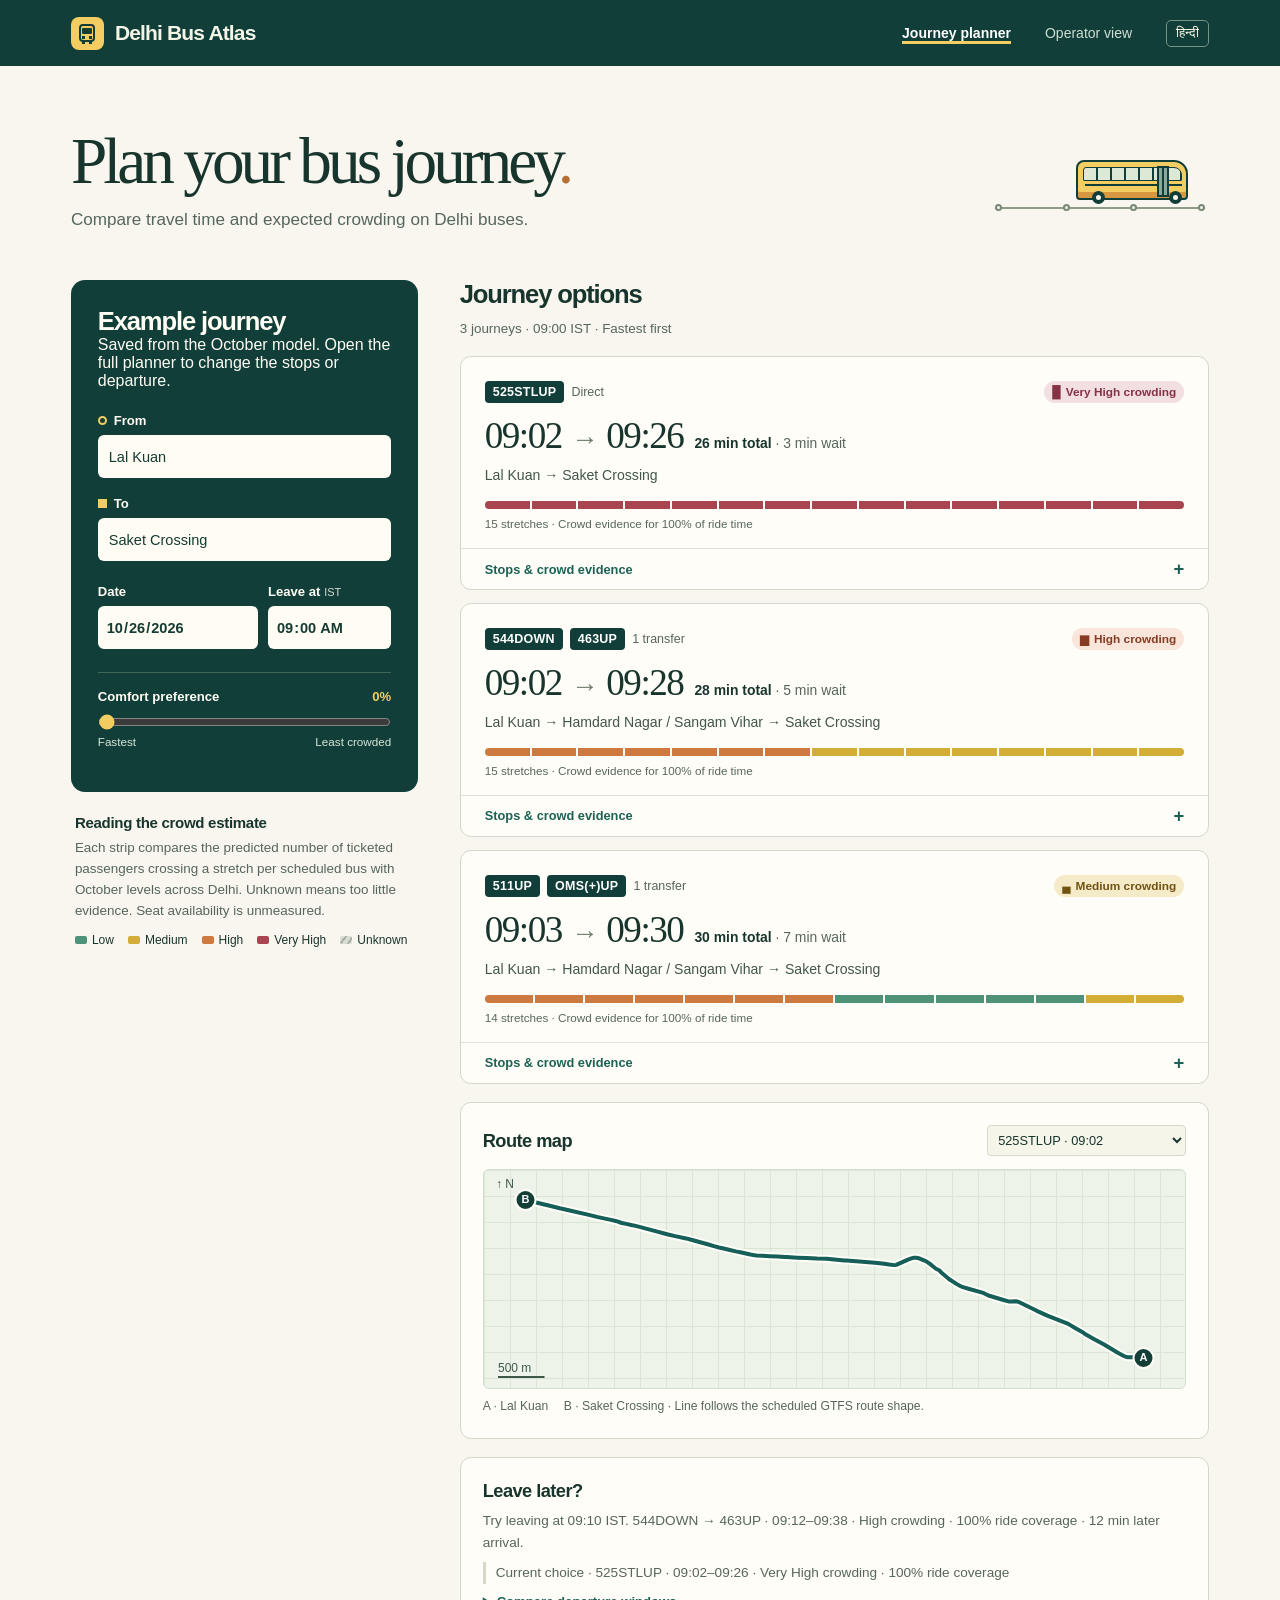
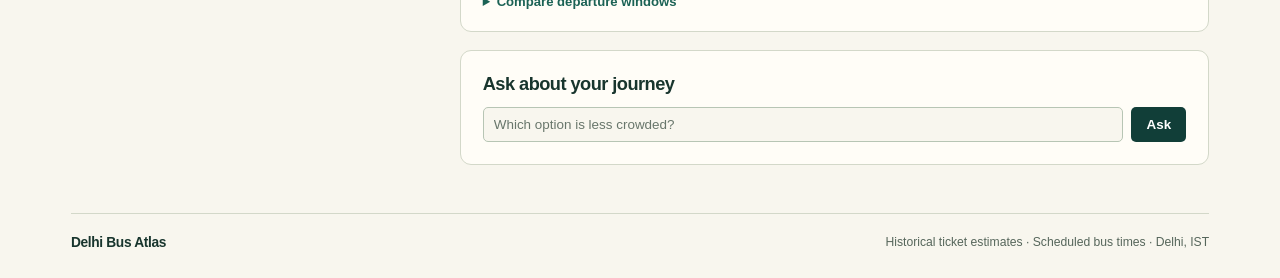
<file: Journey demo.html>
<!doctype html>
<html lang="en">
<head>
  <meta charset="utf-8">
  <meta name="viewport" content="width=device-width, initial-scale=1">
  <meta name="theme-color" content="#113e38">
  <title>Delhi Bus Atlas · Journey planner</title>
  <style>:root {
  --ink: #18352d;
  --pine: #113e38;
  --green: #1b6255;
  --paper: #f8f6ee;
  --card: #fffdf7;
  --muted: #56665b;
  --line: #d3d8c9;
  --gold: #f3cd61;
  --lower: #4e9278;
  --typical: #e3b247;
  --higher: #c86444;
  --sans: "Inter", "Segoe UI", Arial, sans-serif;
  --display: "DM Serif Text", Georgia, "Times New Roman", serif;
  font-family: var(--sans);
  color: var(--ink);
  background: var(--paper);
  font-synthesis: none;
}
* { box-sizing: border-box; }
body { margin: 0; }
button, input, select { font: inherit; }
button, select { cursor: pointer; }
input, button, select, a { -webkit-tap-highlight-color: transparent; }
button:focus-visible, input:focus-visible, a:focus-visible, select:focus-visible, summary:focus-visible {
  outline: 3px solid #147c9d;
  outline-offset: 3px;
}
[hidden] { display: none !important; }
.sr-only { position: absolute; width: 1px; height: 1px; padding: 0; overflow: hidden; clip-path: inset(50%); white-space: nowrap; }
.shell { max-width: 1256px; margin: 0 auto; padding-inline: clamp(20px, 4.6vw, 64px); }
.skip-link { position: absolute; left: 12px; top: -100px; z-index: 5; padding: 12px; color: var(--ink); background: var(--gold); }
.skip-link:focus { top: 8px; }
.topbar { background: var(--pine); color: #f4f5e7; }
.nav-inner, .brand, nav, .results-head, .operator-bar, footer, .legend, .legend span { display: flex; align-items: center; }
.nav-inner { min-height: 66px; justify-content: space-between; gap: 16px; }
.brand { gap: 11px; color: inherit; text-decoration: none; font-weight: 680; letter-spacing: -.04em; font-size: 21px; white-space: nowrap; }
.brand-symbol { display: grid; place-items: center; width: 33px; height: 33px; border-radius: 8px; background: var(--gold); }
.brand-symbol i { position: relative; display: block; width: 16px; height: 18px; border: 2px solid var(--pine); border-radius: 4px; }
.brand-symbol i::before { content: ""; position: absolute; inset: 2px 1px 6px; background: var(--pine); border-radius: 1px; }
.brand-symbol i::after { content: ""; position: absolute; left: 1px; bottom: -4px; background: var(--pine); width: 3px; height: 3px; box-shadow: 7px 0 var(--pine), 0 -5px var(--pine), 7px -5px var(--pine); }
nav { gap: clamp(14px, 3vw, 34px); align-self: stretch; }
nav a { display: grid; align-items: center; text-decoration: none; color: #cedfd4; font-size: .875rem; border-bottom: 3px solid transparent; padding-top: 3px; }
nav a[aria-current] { border-color: var(--gold); color: #fff; font-weight: 650; }
nav a:hover { color: var(--gold); }
.hero { display: flex; justify-content: space-between; align-items: center; gap: 24px; padding: clamp(36px, 5vw, 62px) 0 clamp(29px, 4vw, 48px); }
h1, h2, h3, p { margin: 0; }
h1 { font: 500 clamp(2.7rem, 5.1vw, 4.7rem)/1.02 var(--display); letter-spacing: -.061em; }
h1 span { color: #b66e31; }
.hero p { margin-top: 12px; font-size: clamp(.94rem, 1.4vw, 1.07rem); color: var(--muted); line-height: 1.5; }
.transit-art { position: relative; width: clamp(130px, 17vw, 210px); height: 77px; flex: none; margin-right: 4px; }
.bus { width: 112px; height: 40px; position: absolute; right: 17px; bottom: 19px; background: var(--gold); border: 2px solid var(--pine); border-radius: 8px 14px 4px 4px; box-shadow: inset 0 -6px #d79741; }
.bus::after { content:""; position:absolute; left: 7px; right: 4px; top: 22px; height: 2px; background: var(--pine); }
.windows { position: absolute; left: 5px; right: 4px; top: 5px; height: 14px; border: 1.5px solid var(--pine); border-radius: 3px 8px 1px 1px; background: repeating-linear-gradient(90deg, #dce9d7 0 12px, var(--pine) 12px 14px); }
.door { position: absolute; right: 17px; top: 4px; bottom: 1px; z-index: 1; width: 12px; border: 2px solid var(--pine); background: linear-gradient(90deg,#8ba99a 42%,var(--pine) 42% 57%,#8ba99a 57%); }
.wheel { position: absolute; bottom: -6px; width: 13px; height: 13px; background: var(--paper); border: 4px solid var(--pine); border-radius: 50%; }
.wheel.front { right: 4px; } .wheel.rear { left: 14px; }
.track { position: absolute; bottom: 10px; width: 100%; height: 2px; display: flex; justify-content: space-between; align-items: center; background: #8f9c87; }
.track i { background: var(--paper); width: 7px; height: 7px; border: 2px solid #788a76; border-radius: 50%; }
.planner-layout { display: grid; grid-template-columns: minmax(264px,.76fr) minmax(0,1.64fr); gap: clamp(22px,3.25vw,44px); align-items: start; }
.trip-panel { padding: clamp(18px,2.1vw,28px); color: #fffdf4; background: var(--pine); border-radius: 14px; }
.trip-panel h2, .results h2, .operator-bar h2 { letter-spacing: -.045em; font-weight: 650; font-size: clamp(1.25rem,2.1vw,1.6rem); }
label { display: block; font-size: .82rem; font-weight: 600; }
.trip-panel input, .operator-bar select { margin: 7px 0 0; background: #fffcf3; color: #153c33; border: 1px solid transparent; width: 100%; min-width: 0; min-height: 43px; padding: 9px 10px; border-radius: 6px; font-size: .91rem; }
input::placeholder { color: #68766b; }
.endpoints { position: relative; margin-top: 23px; display: grid; gap: 18px; }
.endpoint-field { position: relative; min-width: 0; }
.endpoint-field label { display: flex; align-items: center; gap: 7px; }
.point { height: 9px; width: 9px; border: 2px solid var(--gold); }
.point.from { border-radius: 50%; } .point.to { background: var(--gold); }
.swap { position: absolute; z-index: 1; right: 1px; top: 61px; padding: 0; width: 31px; height: 27px; font-size: 18px; line-height: 1; border: 1px solid #698d7f; background: var(--pine); color: #fff; border-radius: 5px; }
.swap:hover { background: var(--green); }
.datetime-row { display: grid; gap: 10px; grid-template-columns: 1.3fr 1fr; margin: 23px 0; }
.datetime-row input { padding-inline: 7px; font-variant-numeric: tabular-nums; }
.unit-note { opacity: .83; font-size: .68rem; font-weight: 500; }
.primary-btn { display: flex; align-items: center; justify-content: space-between; background: var(--gold); color: #203f31; width: 100%; padding: 12px 16px; border: 0; border-radius: 7px; font-size: .94rem; font-weight: 720; }
.primary-btn:hover { background: #ffda70; }
.primary-btn span { font-size: 1.2rem; line-height: 1; }
.form-message:not(:empty) { margin-top: 12px; color: #ffeaad; font-size: .85rem; line-height: 1.4; }
.suggestions { position: absolute; list-style: none; margin: 3px 0 0; padding: 3px; z-index: 5; background: var(--card); color: var(--ink); width: 100%; max-height: 230px; overflow-y: auto; border: 1px solid #a8b5a5; box-shadow: 0 8px 22px #0b302326; border-radius: 6px; }
.suggestions li { display: flex; gap: 5px; align-items: baseline; justify-content: space-between; padding: 9px 6px; font-size: .85rem; cursor: pointer; }
.suggestions li[aria-selected=true], .suggestions li:hover { background: #e7eddd; }
.suggestions small { color: var(--muted); font-size: .67rem; }
.reading-note { padding: 22px 4px 7px; }
.reading-note h3 { font-size: .94rem; letter-spacing: -.02em; }
.reading-note p, .operator-bar p { color: var(--muted); font-size: .84rem; line-height: 1.55; margin-top: 7px; }
.legend { flex-wrap: wrap; gap: 9px 14px; margin-top: 12px; }
.legend span { font-size: .75rem; gap: 5px; }
.swatch { width: 12px; height: 8px; display: inline-block; border-radius: 2px; }
.lower { background: var(--lower); } .typical { background: var(--typical); } .higher { background: var(--higher); }
.unknown { background: repeating-linear-gradient(125deg,#d8dcd1 0 4px,#a6b1a4 4px 6px); }
.results-head, .operator-bar { justify-content: space-between; gap: 12px; flex-wrap: wrap; }
.segmented { display: inline-flex; gap: 2px; padding: 3px; border: 1px solid var(--line); border-radius: 7px; background: #eceee2; margin: 0; }
.segmented label { position: relative; cursor: pointer; }
.segmented input { position: absolute; opacity: 0; width: 1px; height: 1px; }
.segmented span { display: block; color: #4e6055; padding: 6px 10px; border-radius: 4px; font-size: .77rem; line-height: 1.3; }
.segmented input:checked + span { background: #fffdf7; color: var(--pine); box-shadow: 0 1px 3px #1c302a36; }
.segmented input:focus-visible + span { outline: 3px solid #147c9d; }
.result-context, #operator-context { color: var(--muted); margin: 10px 0 17px; font-size: .84rem; line-height: 1.5; }
#options { display: grid; gap: 13px; }
.journey, .empty, .table-wrap { background: var(--card); border: 1px solid var(--line); border-radius: 11px; overflow: hidden; }
.card-main { padding: clamp(16px,2vw,24px); padding-bottom: 15px; }
.card-line { display: flex; align-items: center; flex-wrap: wrap; gap: 7px; }
.route-tag { display: inline-block; padding: 4px 8px; border-radius: 4px; color: #fff; background: var(--pine); font-size: .78rem; font-weight: 700; letter-spacing: .02em; }
.transfer-tag { color: var(--muted); font-size: .78rem; }
.crowd-badge { display: inline-flex; align-items: center; gap: 5px; margin-left: auto; padding: 4px 8px; border-radius: 20px; font-size: .74rem; font-weight: 650; white-space: nowrap; }
.crowd-badge.lower { background: #e2efe3; color: #225739; }
.crowd-badge.typical { background: #f6ebc9; color: #705313; }
.crowd-badge.higher { background: #f9e5d9; color: #8b3b26; }
.crowd-badge.unknown { background: #e9ebe3; color: #445343; }
.times { margin: 13px 0 8px; display: flex; flex-wrap: wrap; align-items: baseline; gap: 8px 11px; }
.times h3 { font: 500 clamp(1.6rem,2.9vw,2.32rem)/1.1 var(--display); letter-spacing: -.04em; font-variant-numeric: lining-nums tabular-nums; }
.times .arrow { color: #6f7e6d; font: 400 .73em var(--sans); margin: 0 .06em; }
.times p { font-size: .87rem; font-weight: 650; }
.times p span { color: var(--muted); font-weight: 400; }
.stops-text { font-size: .88rem; color: #425747; line-height: 1.5; overflow-wrap: anywhere; }
.strip { display: flex; gap: 2px; height: 8px; overflow: hidden; border-radius: 4px; margin: 15px 0 6px; }
.strip i { flex: 1 1 0; min-width: 0; }
.strip-caption { font-size: .73rem; color: var(--muted); line-height: 1.5; }
.journey details { border-top: 1px solid #e0e3d6; }
.journey summary { cursor: pointer; display: flex; justify-content: space-between; align-items: center; padding: 11px clamp(16px,2vw,24px); color: var(--green); font-size: .8rem; font-weight: 650; list-style: none; }
.journey summary::-webkit-details-marker { display: none; }
.journey summary::after { content: "+"; font-size: 1.15rem; line-height: 1; }
.journey details[open] summary::after { content: "−"; }
.leg { padding: 5px clamp(16px,2vw,24px) 18px; }
.leg h4 { margin: 6px 0 4px; font-size: .85rem; }
.leg p { font-size: .8rem; color: var(--muted); line-height: 1.55; }
.leg ol { padding: 0; margin: 11px 0 0; list-style: none; }
.leg li { position: relative; padding: 8px 0 8px 18px; border-top: 1px dotted var(--line); font-size: .79rem; }
.leg .swatch { height: 9px; width: 9px; position: absolute; left: 0; top: 13px; }
.leg li p { font-size: .74rem; }
.empty { padding: 24px; color: var(--muted); font-size: .92rem; line-height: 1.6; }
.operator-bar { padding-bottom: 18px; border-bottom: 1px solid var(--line); }
.operator-bar form { display: flex; gap: 12px; }
.operator-bar select { border-color: var(--line); min-height: 38px; min-width: 118px; }
.table-wrap { overflow: auto; }
table { border-collapse: collapse; width: 100%; text-align: left; font-size: .84rem; }
th, td { padding: 13px 15px; border-bottom: 1px solid var(--line); }
th { background: #e9eddf; font-size: .75rem; color: #465746; }
tr:last-child td { border-bottom: 0; }
td small { display: block; color: var(--muted); margin-top: 3px; white-space: nowrap; }
footer { border-top: 1px solid var(--line); margin-top: 48px; padding: 21px 0 28px; color: var(--muted); gap: 10px 20px; flex-wrap: wrap; font-size: .76rem; justify-content: space-between; }
footer strong { font-size: .86rem; color: var(--ink); letter-spacing: -.025em; }
@media (max-width: 800px) {
  .shell { padding-inline: 22px; }
  .planner-layout { grid-template-columns: minmax(245px,.85fr) minmax(0,1.5fr); gap: 18px; }
  .trip-panel { padding: 16px; }
  .datetime-row { grid-template-columns: 1.28fr 1fr; gap: 5px; }
}
@media (max-width: 670px) {
  .nav-inner { min-height: 58px; } .brand { font-size: 1.04rem; gap: 7px; }
  nav { gap: 13px; } nav a { font-size: .76rem; }
  .hero { padding-block: 31px 25px; } .hero p { max-width: 38ch; margin-top: 8px; }
  .transit-art { display: none; }
  .planner-layout { display: flex; flex-direction: column; gap: 23px; }
  .planner-layout > * { width: 100%; }
  .trip-panel { padding: 20px; }
  .reading-note { padding: 15px 2px 0; }
  .reading-note p { font-size: .8rem; }
  .endpoints { margin-top: 15px; } .datetime-row { margin: 16px 0; gap: 10px; }
  .results-head { gap: 7px; }
  .operator-bar form { width: 100%; } .operator-bar label { flex: 1; }
  .operator-bar select { min-width: 0; }
  th, td { padding: 9px; } footer { margin-top: 30px; }
}
@media (max-width: 400px) {
  .shell { padding-inline: 14px; } .brand { font-size: .92rem; } .brand-symbol { width: 27px; height: 29px; }
  nav a { font-size: .72rem; } nav { gap: 9px; }
  h1 { font-size: 2.45rem; }
}

#language { align-self: center; font-size: .79rem; font-weight: 650; color: #fffbea; border: 1px solid #759486; border-radius: 5px; padding: 5px 9px; background: transparent; }
#language:hover { background: #295947; }
.comfort-field { border-top: 1px solid #40665a; padding: 16px 0 17px; }
.comfort-field label, .range-labels, .section-heading { display: flex; justify-content: space-between; align-items: center; gap: 9px; }
.comfort-field output { color: var(--gold); font-variant-numeric: tabular-nums; }
.comfort-field input[type=range] { display: block; margin: 8px 0 3px; min-height: 20px; width: 100%; accent-color: var(--gold); padding: 0; background: transparent; cursor: pointer; }
.range-labels { color: #d6e6d8; font-size: .73rem; }
.primary-btn span:first-of-type { font-size: inherit; }
.low { background: #4e9278; } .medium { background: #d4ad37; } .high { background: #ce7940; } .very-high { background: #a84550; }
.crowd-badge.low { background: #e2efe3; color: #225739; } .crowd-badge.medium { background: #f6ebc9; color: #705313; }
.crowd-badge.high { background: #f9e5d9; color: #873b22; } .crowd-badge.very-high { background: #f2dfe2; color: #863144; }
.extra-panel { margin-top: 18px; padding: clamp(15px,2vw,22px); border: 1px solid var(--line); background: var(--card); border-radius: 11px; }
.extra-panel h2 { font-size: 1.14rem; letter-spacing: -.03em; }
.extra-panel p { color: var(--muted); font-size: .85rem; line-height: 1.6; margin-top: 8px; }
.section-heading { flex-wrap: wrap; }
.section-heading select { min-width: 0; max-width: 100%; border: 1px solid var(--line); border-radius: 4px; color: var(--ink); background: #f5f5e9; font-size: .8rem; padding: 6px; }
.map-frame { margin: 13px 0 0; border: 1px solid #d4dfce; border-radius: 6px; overflow: hidden; background-color: #edf3e8; background-image: linear-gradient(#dae5d3 1px,transparent 1px),linear-gradient(90deg,#dae5d3 1px,transparent 1px); background-size: 26px 26px; }
#journey-map { display: block; width: 100%; height: 218px; }
#map-info { font-size: .76rem; }
.advice-baseline { padding-left: 10px; border-left: 3px solid #d6d9c8; }
.advice-windows { margin-top: 10px; }
.advice-windows summary { font-size: .82rem; color: var(--green); cursor: pointer; font-weight: 650; }
.advice-windows ul { list-style: none; padding: 0; margin: 10px 0 0; }
.advice-windows li { display: flex; gap: 8px 14px; padding: 7px 0; flex-wrap: wrap; color: var(--muted); border-top: 1px dotted var(--line); font-size: .8rem; }
.ask-panel form { display: flex; gap: 8px; margin-top: 12px; }
.ask-panel input { min-width: 0; width: 100%; padding: 9px 10px; background: var(--paper); border: 1px solid #b7c5b4; border-radius: 5px; color: var(--ink); font-size: .84rem; }
.ask-panel button { border: 0; border-radius: 5px; background: var(--pine); color: white; padding: 9px 15px; font-size: .84rem; font-weight: 600; }
#answer { white-space: pre-line; } #answer:empty { display: none; }
html[lang=hi] { font-family: "Nirmala UI","Noto Sans Devanagari",var(--sans); }
html[lang=hi] h1 { font-family: "Nirmala UI","Noto Sans Devanagari",var(--display); letter-spacing: -.035em; line-height: 1.35; }
@media (max-width: 520px) {
  .nav-inner { flex-wrap: wrap; gap: 0; padding-top: 10px; }
  nav { width: 100%; justify-content: flex-start; align-items: stretch; gap: 18px; min-height: 42px; }
  #language { margin-left: auto; }
}
</style>
  
  
</head>
<body>
  <a class="skip-link" href="#main">Skip to planner</a>
  <header class="topbar">
    <div class="shell nav-inner">
      <a class="brand" href="#planner" aria-label="Delhi Bus Atlas home">
        <span class="brand-symbol" aria-hidden="true"><i></i></span>
        Delhi Bus Atlas
      </a>
      <nav aria-label="Views"><a id="nav-planner" href="#planner" aria-current="page">Journey planner</a><a id="nav-operator" href="#operator">Operator view</a><button id="language" type="button" lang="hi" aria-label="हिन्दी में देखें">हिन्दी</button></nav>
    </div>
  </header>
  <main id="main" class="shell">
    <section class="hero" aria-labelledby="page-title">
      <div>
        <h1 id="page-title">Plan your bus journey<span>.</span></h1>
        <p id="page-description">Compare travel time and expected crowding on Delhi buses.</p>
      </div>
      <div class="transit-art" aria-hidden="true">
        <div class="bus"><i class="windows"></i><i class="door"></i><i class="wheel front"></i><i class="wheel rear"></i></div>
        <div class="track"><i></i><i></i><i></i><i></i></div>
      </div>
    </section>
    <div id="planner-view" class="planner-layout">
      <aside>
        <form class="trip-panel" id="trip-form">
          <h2>Example journey</h2><p>Saved from the October model. Open the full planner to change the stops or departure.</p>
          <div class="endpoints">
            <div class="endpoint-field">
              <label for="origin"><span class="point from" aria-hidden="true"></span><span>From</span></label>
              <input disabled id="origin" type="text" role="combobox" aria-autocomplete="list" aria-expanded="false" aria-controls="origin-list" autocomplete="off" placeholder="Search origin stop" required maxlength="100">
              <ul id="origin-list" class="suggestions" role="listbox" aria-label="Origin stops" hidden></ul>
            </div>
            <button hidden id="swap" class="swap" type="button" title="Swap stops" aria-label="Swap origin and destination">⇅</button>
            <div class="endpoint-field">
              <label for="destination"><span class="point to" aria-hidden="true"></span><span>To</span></label>
              <input disabled id="destination" type="text" role="combobox" aria-autocomplete="list" aria-expanded="false" aria-controls="destination-list" autocomplete="off" placeholder="Search destination stop" required maxlength="100">
              <ul id="destination-list" class="suggestions" role="listbox" aria-label="Destination stops" hidden></ul>
            </div>
          </div>
          <div class="datetime-row">
            <label><span>Date</span><input disabled id="date" type="date" required></label>
            <label><span>Leave at</span> <span class="unit-note">IST</span><input disabled id="time" type="time" required></label>
          </div>
          <div class="comfort-field"><label for="comfort"><span>Comfort preference</span><output id="comfort-value" for="comfort">0%</output></label>
            <input type="range" id="comfort" min="0" max="100" step="1" value="0">
            <div class="range-labels"><span>Fastest</span><span>Least crowded</span></div>
          </div>
          <button hidden class="primary-btn" type="submit"><span>Find journeys</span><span aria-hidden="true">→</span></button>
          <p id="form-message" class="form-message" aria-live="polite"></p>
        </form>
        <section class="reading-note">
          <h3>Reading the crowd estimate</h3>
          <p>Each strip compares the predicted number of ticketed passengers crossing a stretch per scheduled bus with October levels across Delhi. Unknown means too little evidence. Seat availability is unmeasured.</p>
          <div class="legend" aria-label="Crowd levels"><span><i class="swatch low"></i><span>Low</span></span><span><i class="swatch medium"></i><span>Medium</span></span><span><i class="swatch high"></i><span>High</span></span><span><i class="swatch very-high"></i><span>Very High</span></span><span><i class="swatch unknown"></i><span>Unknown</span></span></div>
        </section>
      </aside>
      <section class="results" aria-labelledby="results-title" aria-busy="false">
        <div class="results-head"><h2 id="results-title">Journey options</h2>
        </div>
        <p class="result-context" id="result-context" aria-live="polite">Choose stops to compare journeys.</p>
        <div id="options"></div>
        <div id="journey-tools" hidden>
          <section class="extra-panel map-panel" aria-labelledby="map-title">
            <div class="section-heading"><h2 id="map-title">Route map</h2><label for="map-option" class="sr-only">Mapped journey</label><select id="map-option"></select></div>
            <div class="map-frame"><canvas id="journey-map" role="img" aria-describedby="map-info"></canvas></div>
            <p id="map-info"></p>
          </section>
          <section class="extra-panel" aria-labelledby="advice-title"><h2 id="advice-title">Leave later?</h2>
            <p id="advice" aria-live="polite"></p><div id="advice-details"></div>
          </section>
          <section class="extra-panel ask-panel" aria-labelledby="ask-title"><h2 id="ask-title">Ask about your journey</h2>
            <form id="ask-form"><label for="question" class="sr-only">Journey question</label><input id="question" type="text" maxlength="300" required placeholder="Which option is less crowded?"><button id="ask-button" type="submit">Ask</button></form>
            <p id="answer" aria-live="polite"></p>
          </section>
        </div>
      </section>
    </div>
    <section id="operator-view" hidden aria-labelledby="operator-title">
      <div class="operator-bar"><div><h2 id="operator-title">Higher-load stretches</h2><p>Stretches need at least 10 supporting ticket crossings across 3 distinct dates.</p></div>
        <form id="operator-form">
          <label><span>Day type</span><select id="day-type"><option value="weekday">Weekday</option><option value="saturday">Saturday</option><option value="sunday">Sunday</option></select></label>
          <label><span>Half-hour window</span> <span class="unit-note">IST</span><select id="hour"></select></label>
        </form>
      </div>
      <p id="operator-context" aria-live="polite"></p>
      <div id="hotspots"></div>
    </section>
    <footer><strong>Delhi Bus Atlas</strong><span>Historical ticket estimates · Scheduled bus times · Delhi, IST</span></footer>
  </main>
<script>const snapshot={"example":{"origin":{"id":"2821","name":"Lal Kuan"},"destination":{"id":"2773","name":"Saket Crossing"},"date":"2026-10-26","time":"09:00"},"plan":{"options":[{"departure":"09:02","arrival":"09:26","duration_min":26,"wait_min":3,"transfers":0,"level":"Very High","coverage":1.0,"legs":[{"route":"525STLUP","agency":"DTC","headsign":"Mehrauli Terminal","origin":"Lal Kuan","destination":"Saket Crossing","origin_id":"2821","destination_id":"2773","departure":"09:02","arrival":"09:26","geometry":{"source":"gtfs_shape","points":[[28.502336,77.284556],[28.502419,77.283974],[28.50243,77.283821],[28.502417,77.28318],[28.502419,77.282768],[28.502472,77.28257],[28.502552,77.282341],[28.502871,77.281677],[28.50359,77.280319],[28.504208,77.279037],[28.504683,77.278076],[28.504881,77.277763],[28.505239,77.277031],[28.505514,77.276505],[28.505629,77.276283],[28.505714,77.27607],[28.506437,77.273972],[28.506895,77.27282],[28.507767,77.27079],[28.507807,77.270645],[28.507816,77.270523],[28.507792,77.269989],[28.507803,77.269707],[28.507915,77.269249],[28.508377,77.267502],[28.508598,77.266998],[28.508625,77.266922],[28.509079,77.265114],[28.509205,77.264618],[28.509268,77.26445],[28.50938,77.264214],[28.509638,77.263733],[28.509951,77.263191],[28.510643,77.262245],[28.510714,77.262207],[28.510798,77.2621],[28.510839,77.262039],[28.51087,77.261948],[28.510958,77.261734],[28.511202,77.261383],[28.511408,77.261108],[28.511633,77.260735],[28.511753,77.260468],[28.51198,77.259819],[28.51202,77.25959],[28.512032,77.259476],[28.512018,77.259277],[28.51199,77.259109],[28.511843,77.258652],[28.511335,77.257355],[28.511311,77.257149],[28.511377,77.256561],[28.511435,77.256058],[28.511532,77.255028],[28.511757,77.251907],[28.511768,77.251663],[28.511929,77.249702],[28.511948,77.248627],[28.512003,77.24749],[28.51203,77.246513],[28.512087,77.245285],[28.512089,77.245071],[28.512142,77.244347],[28.51218,77.243401],[28.512213,77.242653],[28.512251,77.241966],[28.512289,77.241631],[28.512342,77.241325],[28.512535,77.240341],[28.512642,77.239716],[28.512779,77.239052],[28.512941,77.238258],[28.513012,77.237862],[28.513144,77.237305],[28.513306,77.23671],[28.513735,77.234917],[28.513893,77.234253],[28.514135,77.232925],[28.514269,77.232269],[28.514528,77.231194],[28.515104,77.228699],[28.515196,77.228195],[28.515299,77.227684],[28.515383,77.227173],[28.515541,77.226677],[28.515579,77.226494],[28.515684,77.22599],[28.515804,77.225319],[28.515947,77.224571],[28.516169,77.223557],[28.516617,77.221329],[28.516693,77.220963],[28.516808,77.22036],[28.51705,77.219246],[28.51758,77.216721],[28.517606,77.216585]]},"stops":15,"segments":[{"a":"2821","b":"2822","from_name":"Lal Kuan","to_name":"Prem Nagar (TUGLQABAD ROAD)","level":"Very High","load":2.733067035675049,"tickets":375,"days":22,"scheduled":132,"day_type":"weekday","bin":18,"departure":"09:02"},{"a":"2822","b":"2474","from_name":"Prem Nagar (TUGLQABAD ROAD)","to_name":"Tuglaqabad MB Road / Okhla more","level":"Very High","load":3.3006348609924316,"tickets":399,"days":22,"scheduled":132,"day_type":"weekday","bin":18,"departure":"09:04"},{"a":"2474","b":"2475","from_name":"Tuglaqabad MB Road / Okhla more","to_name":"Kaya Maya Hospital","level":"Very High","load":3.3006348609924316,"tickets":415,"days":22,"scheduled":132,"day_type":"weekday","bin":18,"departure":"09:05"},{"a":"2475","b":"2476","from_name":"Kaya Maya Hospital","to_name":"Tughalqabad Village","level":"Very High","load":3.3006348609924316,"tickets":423,"days":22,"scheduled":132,"day_type":"weekday","bin":18,"departure":"09:08"},{"a":"2476","b":"6275","from_name":"Tughalqabad Village","to_name":"Tuglkabad Fort","level":"Very High","load":3.3006348609924316,"tickets":410,"days":22,"scheduled":132,"day_type":"weekday","bin":18,"departure":"09:09"},{"a":"6275","b":"2477","from_name":"Tuglkabad Fort","to_name":"Air Force Station","level":"Very High","load":2.7232935428619385,"tickets":416,"days":22,"scheduled":154,"day_type":"weekday","bin":18,"departure":"09:10"},{"a":"2477","b":"2300","from_name":"Air Force Station","to_name":"Hamdard Nagar / Sangam Vihar","level":"Very High","load":2.7232935428619385,"tickets":401,"days":22,"scheduled":154,"day_type":"weekday","bin":18,"departure":"09:12"},{"a":"2300","b":"2876","from_name":"Hamdard Nagar / Sangam Vihar","to_name":"Batra Hospital (Satya Narayan Mandir)","level":"Very High","load":3.2795238494873047,"tickets":482,"days":22,"scheduled":154,"day_type":"weekday","bin":18,"departure":"09:14"},{"a":"2876","b":"2877","from_name":"Batra Hospital (Satya Narayan Mandir)","to_name":"Vayusenabad (Tigri)","level":"Very High","load":3.5811409950256348,"tickets":470,"days":22,"scheduled":154,"day_type":"weekday","bin":18,"departure":"09:16"},{"a":"2877","b":"2898","from_name":"Vayusenabad (Tigri)","to_name":"Khanpur Extension / Devli Road Xing  / Dakshin Puri G-Block","level":"Very High","load":3.6041934490203857,"tickets":492,"days":22,"scheduled":132,"day_type":"weekday","bin":18,"departure":"09:18"},{"a":"2898","b":"7963","from_name":"Khanpur Extension / Devli Road Xing  / Dakshin Puri G-Block","to_name":"Ambedkar Nagar Depot","level":"Very High","load":5.477094650268555,"tickets":537,"days":22,"scheduled":132,"day_type":"weekday","bin":18,"departure":"09:19"},{"a":"7963","b":"6030","from_name":"Ambedkar Nagar Depot","to_name":"Ambedkar Nagar Terminal / DIPSAR","level":"Very High","load":3.6041934490203857,"tickets":510,"days":22,"scheduled":132,"day_type":"weekday","bin":18,"departure":"09:21"},{"a":"6030","b":"2771","from_name":"Ambedkar Nagar Terminal / DIPSAR","to_name":"DIPSAR ( Institute of Pharmacy)","level":"Very High","load":3.6041934490203857,"tickets":512,"days":22,"scheduled":132,"day_type":"weekday","bin":18,"departure":"09:22"},{"a":"2771","b":"2772","from_name":"DIPSAR ( Institute of Pharmacy)","to_name":"Asian Market","level":"Very High","load":3.6041934490203857,"tickets":505,"days":22,"scheduled":132,"day_type":"weekday","bin":18,"departure":"09:23"},{"a":"2772","b":"2773","from_name":"Asian Market","to_name":"Saket Crossing","level":"Very High","load":3.6041934490203857,"tickets":500,"days":22,"scheduled":132,"day_type":"weekday","bin":18,"departure":"09:24"}]}],"crowd_cost":3.0,"time_score":0.0,"comfort_score":1.0,"time_rank":0,"comfort_rank":2},{"departure":"09:02","arrival":"09:28","duration_min":28,"wait_min":5,"transfers":1,"level":"High","coverage":1.0,"legs":[{"route":"544DOWN","agency":"DTC","headsign":"RK Puram Sec 1","origin":"Lal Kuan","destination":"Hamdard Nagar / Sangam Vihar","origin_id":"2821","destination_id":"2300","departure":"09:02","arrival":"09:15","geometry":{"source":"gtfs_shape","points":[[28.502336,77.284556],[28.502419,77.283974],[28.50243,77.283821],[28.502417,77.28318],[28.502419,77.282768],[28.502472,77.28257],[28.502552,77.282341],[28.502871,77.281677],[28.50359,77.280319],[28.504208,77.279037],[28.504683,77.278076],[28.504881,77.277763],[28.505239,77.277031],[28.505514,77.276505],[28.505629,77.276283],[28.505714,77.27607],[28.506437,77.273972],[28.506895,77.27282],[28.507767,77.27079],[28.507807,77.270645],[28.507816,77.270523],[28.507792,77.269989],[28.507803,77.269707],[28.507915,77.269249],[28.508377,77.267502],[28.508598,77.266998],[28.508625,77.266922],[28.509079,77.265114],[28.509205,77.264618],[28.509268,77.26445],[28.50938,77.264214],[28.509638,77.263733],[28.509951,77.263191],[28.510643,77.262245],[28.510714,77.262207],[28.510805,77.262093],[28.510839,77.262039],[28.51087,77.261948],[28.510958,77.261734],[28.511202,77.261383],[28.511408,77.261108],[28.511633,77.260735],[28.511753,77.260468],[28.51198,77.259819],[28.51202,77.25959],[28.512032,77.259476],[28.512018,77.259277],[28.51199,77.259109],[28.511843,77.258652],[28.511517,77.25782],[28.511335,77.257355],[28.511311,77.257149],[28.511377,77.256561],[28.511435,77.256058],[28.511532,77.255028],[28.511757,77.251907],[28.511768,77.251663],[28.511929,77.249702],[28.511938,77.249214]]},"stops":7,"segments":[{"a":"2821","b":"2822","from_name":"Lal Kuan","to_name":"Prem Nagar (TUGLQABAD ROAD)","level":"High","load":1.481837272644043,"tickets":83,"days":18,"scheduled":66,"day_type":"weekday","bin":18,"departure":"09:02"},{"a":"2822","b":"2474","from_name":"Prem Nagar (TUGLQABAD ROAD)","to_name":"Tuglaqabad MB Road / Okhla more","level":"High","load":1.5989185571670532,"tickets":84,"days":19,"scheduled":66,"day_type":"weekday","bin":18,"departure":"09:04"},{"a":"2474","b":"2475","from_name":"Tuglaqabad MB Road / Okhla more","to_name":"Kaya Maya Hospital","level":"High","load":1.6102968454360962,"tickets":89,"days":19,"scheduled":66,"day_type":"weekday","bin":18,"departure":"09:05"},{"a":"2475","b":"2476","from_name":"Kaya Maya Hospital","to_name":"Tughalqabad Village","level":"High","load":1.6106510162353516,"tickets":86,"days":19,"scheduled":66,"day_type":"weekday","bin":18,"departure":"09:07"},{"a":"2476","b":"5915","from_name":"Tughalqabad Village","to_name":"Tuglakabad Fort","level":"High","load":1.8189787864685059,"tickets":94,"days":21,"scheduled":66,"day_type":"weekday","bin":18,"departure":"09:09"},{"a":"5915","b":"2477","from_name":"Tuglakabad Fort","to_name":"Air Force Station","level":"High","load":1.8165382146835327,"tickets":94,"days":19,"scheduled":66,"day_type":"weekday","bin":18,"departure":"09:11"},{"a":"2477","b":"2300","from_name":"Air Force Station","to_name":"Hamdard Nagar / Sangam Vihar","level":"High","load":1.8165382146835327,"tickets":95,"days":19,"scheduled":66,"day_type":"weekday","bin":18,"departure":"09:12"}]},{"route":"463UP","agency":"DTC","headsign":"Mehrauli Terminal","origin":"Hamdard Nagar / Sangam Vihar","destination":"Saket Crossing","origin_id":"2300","destination_id":"2773","departure":"09:16","arrival":"09:28","geometry":{"source":"gtfs_shape","points":[[28.511938,77.249214],[28.511948,77.248627],[28.512003,77.24749],[28.51203,77.246513],[28.512087,77.245285],[28.512089,77.245071],[28.512142,77.244347],[28.51218,77.243401],[28.512213,77.242653],[28.512251,77.241966],[28.512289,77.241631],[28.512342,77.241325],[28.512535,77.240341],[28.512642,77.239716],[28.512779,77.239052],[28.512941,77.238258],[28.513012,77.237862],[28.513144,77.237305],[28.513306,77.23671],[28.513735,77.234917],[28.513893,77.234253],[28.514135,77.232925],[28.514269,77.232269],[28.514528,77.231194],[28.515104,77.228699],[28.515196,77.228195],[28.515299,77.227684],[28.515383,77.227173],[28.515541,77.226677],[28.515579,77.226494],[28.515684,77.22599],[28.515804,77.225319],[28.515947,77.224571],[28.516169,77.223557],[28.516617,77.221329],[28.516693,77.220963],[28.516808,77.22036],[28.51705,77.219246],[28.51758,77.216721],[28.517606,77.216585]]},"stops":8,"segments":[{"a":"2300","b":"2876","from_name":"Hamdard Nagar / Sangam Vihar","to_name":"Batra Hospital (Satya Narayan Mandir)","level":"Medium","load":0.47025108337402344,"tickets":38,"days":18,"scheduled":110,"day_type":"weekday","bin":18,"departure":"09:16"},{"a":"2876","b":"2877","from_name":"Batra Hospital (Satya Narayan Mandir)","to_name":"Vayusenabad (Tigri)","level":"Medium","load":0.4811365306377411,"tickets":39,"days":19,"scheduled":110,"day_type":"weekday","bin":18,"departure":"09:18"},{"a":"2877","b":"2898","from_name":"Vayusenabad (Tigri)","to_name":"Khanpur Extension / Devli Road Xing  / Dakshin Puri G-Block","level":"Medium","load":0.47854024171829224,"tickets":39,"days":18,"scheduled":110,"day_type":"weekday","bin":18,"departure":"09:20"},{"a":"2898","b":"7963","from_name":"Khanpur Extension / Devli Road Xing  / Dakshin Puri G-Block","to_name":"Ambedkar Nagar Depot","level":"Medium","load":0.46280404925346375,"tickets":41,"days":18,"scheduled":110,"day_type":"weekday","bin":18,"departure":"09:21"},{"a":"7963","b":"6030","from_name":"Ambedkar Nagar Depot","to_name":"Ambedkar Nagar Terminal / DIPSAR","level":"Medium","load":0.6425603032112122,"tickets":55,"days":17,"scheduled":110,"day_type":"weekday","bin":18,"departure":"09:23"},{"a":"6030","b":"2771","from_name":"Ambedkar Nagar Terminal / DIPSAR","to_name":"DIPSAR ( Institute of Pharmacy)","level":"Medium","load":0.8616783618927002,"tickets":82,"days":18,"scheduled":110,"day_type":"weekday","bin":18,"departure":"09:24"},{"a":"2771","b":"2772","from_name":"DIPSAR ( Institute of Pharmacy)","to_name":"Asian Market","level":"Medium","load":0.8311830163002014,"tickets":79,"days":18,"scheduled":110,"day_type":"weekday","bin":18,"departure":"09:25"},{"a":"2772","b":"2773","from_name":"Asian Market","to_name":"Saket Crossing","level":"Medium","load":0.8593504428863525,"tickets":85,"days":19,"scheduled":110,"day_type":"weekday","bin":18,"departure":"09:26"}]}],"crowd_cost":1.528179190751445,"time_score":0.509009009009009,"comfort_score":0.1822561220393416,"time_rank":1,"comfort_rank":1},{"departure":"09:03","arrival":"09:30","duration_min":30,"wait_min":7,"transfers":1,"level":"Medium","coverage":1.0,"legs":[{"route":"511UP","agency":"DIMTS","headsign":"Dhaula Kuan (Ring Road)","origin":"Lal Kuan","destination":"Hamdard Nagar / Sangam Vihar","origin_id":"2821","destination_id":"2300","departure":"09:03","arrival":"09:16","geometry":{"source":"gtfs_shape","points":[[28.502336,77.284556],[28.502419,77.283974],[28.50243,77.283821],[28.502417,77.28318],[28.502419,77.282768],[28.502472,77.28257],[28.502552,77.282341],[28.502871,77.281677],[28.50359,77.280319],[28.504208,77.279037],[28.504683,77.278076],[28.504881,77.277763],[28.505239,77.277031],[28.505514,77.276505],[28.505629,77.276283],[28.505714,77.27607],[28.506437,77.273972],[28.506895,77.27282],[28.507767,77.27079],[28.507807,77.270645],[28.507816,77.270523],[28.507792,77.269989],[28.507803,77.269707],[28.507915,77.269249],[28.508377,77.267502],[28.508598,77.266998],[28.508625,77.266922],[28.509079,77.265114],[28.509205,77.264618],[28.509268,77.26445],[28.50938,77.264214],[28.509638,77.263733],[28.509951,77.263191],[28.510643,77.262245],[28.510714,77.262207],[28.510805,77.262093],[28.510839,77.262039],[28.51087,77.261948],[28.510958,77.261734],[28.511202,77.261383],[28.511408,77.261108],[28.511633,77.260735],[28.511753,77.260468],[28.51198,77.259819],[28.51202,77.25959],[28.512032,77.259476],[28.512018,77.259277],[28.51199,77.259109],[28.511843,77.258652],[28.511517,77.25782],[28.511335,77.257355],[28.511311,77.257149],[28.511435,77.256058],[28.511532,77.255028],[28.511576,77.254417],[28.511757,77.251907],[28.511768,77.251663],[28.511929,77.249702],[28.511938,77.249214]]},"stops":7,"segments":[{"a":"2821","b":"2822","from_name":"Lal Kuan","to_name":"Prem Nagar (TUGLQABAD ROAD)","level":"High","load":1.5599520206451416,"tickets":27,"days":11,"scheduled":22,"day_type":"weekday","bin":18,"departure":"09:03"},{"a":"2822","b":"2474","from_name":"Prem Nagar (TUGLQABAD ROAD)","to_name":"Tuglaqabad MB Road / Okhla more","level":"High","load":1.5740455389022827,"tickets":29,"days":12,"scheduled":22,"day_type":"weekday","bin":18,"departure":"09:05"},{"a":"2474","b":"2475","from_name":"Tuglaqabad MB Road / Okhla more","to_name":"Kaya Maya Hospital","level":"High","load":1.5740455389022827,"tickets":29,"days":12,"scheduled":22,"day_type":"weekday","bin":18,"departure":"09:06"},{"a":"2475","b":"2476","from_name":"Kaya Maya Hospital","to_name":"Tughalqabad Village","level":"High","load":1.7337156534194946,"tickets":31,"days":13,"scheduled":22,"day_type":"weekday","bin":18,"departure":"09:08"},{"a":"2476","b":"5915","from_name":"Tughalqabad Village","to_name":"Tuglakabad Fort","level":"High","load":1.5740455389022827,"tickets":28,"days":12,"scheduled":22,"day_type":"weekday","bin":18,"departure":"09:10"},{"a":"5915","b":"2478","from_name":"Tuglakabad Fort","to_name":"Air Force Station","level":"High","load":1.6071172952651978,"tickets":29,"days":13,"scheduled":22,"day_type":"weekday","bin":18,"departure":"09:12"},{"a":"2478","b":"2300","from_name":"Air Force Station","to_name":"Hamdard Nagar / Sangam Vihar","level":"High","load":1.5743918418884277,"tickets":29,"days":13,"scheduled":22,"day_type":"weekday","bin":18,"departure":"09:13"}]},{"route":"OMS(+)UP","agency":"DTC","headsign":"ISBT Anand Vihar","origin":"Hamdard Nagar / Sangam Vihar","destination":"Saket Crossing","origin_id":"2300","destination_id":"2773","departure":"09:18","arrival":"09:30","geometry":{"source":"gtfs_shape","points":[[28.511938,77.249214],[28.511948,77.248627],[28.512003,77.24749],[28.51203,77.246513],[28.512087,77.245285],[28.512089,77.245071],[28.512142,77.244347],[28.51218,77.243401],[28.512213,77.242653],[28.512251,77.241966],[28.512289,77.241631],[28.512342,77.241325],[28.512535,77.240341],[28.512642,77.239716],[28.512779,77.239052],[28.512941,77.238258],[28.513012,77.237862],[28.513144,77.237305],[28.513306,77.23671],[28.513735,77.234917],[28.513893,77.234253],[28.514135,77.232925],[28.514269,77.232269],[28.514528,77.231194],[28.515104,77.228699],[28.515196,77.228195],[28.515299,77.227684],[28.515383,77.227173],[28.515541,77.226677],[28.515579,77.226494],[28.515684,77.22599],[28.515804,77.225319],[28.515947,77.224571],[28.516169,77.223557],[28.516565,77.221573],[28.516693,77.220963],[28.516808,77.22036],[28.51705,77.219246],[28.51758,77.216721],[28.517606,77.216585]]},"stops":7,"segments":[{"a":"2300","b":"2876","from_name":"Hamdard Nagar / Sangam Vihar","to_name":"Batra Hospital (Satya Narayan Mandir)","level":"Low","load":0.17111319303512573,"tickets":13,"days":9,"scheduled":88,"day_type":"weekday","bin":18,"departure":"09:18"},{"a":"2876","b":"2877","from_name":"Batra Hospital (Satya Narayan Mandir)","to_name":"Vayusenabad (Tigri)","level":"Low","load":0.20085041224956512,"tickets":13,"days":9,"scheduled":66,"day_type":"weekday","bin":18,"departure":"09:20"},{"a":"2877","b":"2898","from_name":"Vayusenabad (Tigri)","to_name":"Khanpur Extension / Devli Road Xing  / Dakshin Puri G-Block","level":"Low","load":0.20085041224956512,"tickets":13,"days":9,"scheduled":66,"day_type":"weekday","bin":18,"departure":"09:21"},{"a":"2898","b":"7963","from_name":"Khanpur Extension / Devli Road Xing  / Dakshin Puri G-Block","to_name":"Ambedkar Nagar Depot","level":"Low","load":0.20085041224956512,"tickets":13,"days":9,"scheduled":66,"day_type":"weekday","bin":18,"departure":"09:23"},{"a":"7963","b":"6030","from_name":"Ambedkar Nagar Depot","to_name":"Ambedkar Nagar Terminal / DIPSAR","level":"Low","load":0.3050712049007416,"tickets":19,"days":12,"scheduled":66,"day_type":"weekday","bin":18,"departure":"09:25"},{"a":"6030","b":"2771","from_name":"Ambedkar Nagar Terminal / DIPSAR","to_name":"DIPSAR ( Institute of Pharmacy)","level":"Medium","load":0.43478330969810486,"tickets":28,"days":15,"scheduled":66,"day_type":"weekday","bin":18,"departure":"09:26"},{"a":"2771","b":"2773","from_name":"DIPSAR ( Institute of Pharmacy)","to_name":"Saket Crossing","level":"Medium","load":0.43478330969810486,"tickets":28,"days":15,"scheduled":66,"day_type":"weekday","bin":18,"departure":"09:27"}]}],"crowd_cost":1.2001445086705202,"time_score":1.0,"comfort_score":0.0,"time_rank":2,"comfort_rank":0}],"message":""},"advice":[{"baseline":{"routes":["525STLUP"],"departure":"09:02","arrival":"09:26","duration_min":26,"level":"Very High","coverage":1.0,"crowd_cost":3.0,"departure_iso":"2026-10-26T09:02:39+05:30","arrival_iso":"2026-10-26T09:25:45+05:30"},"windows":[{"offset_min":10,"date":"2026-10-26","time":"09:10","alternative":{"routes":["544DOWN","463UP"],"departure":"09:12","arrival":"09:38","duration_min":28,"level":"High","coverage":1.0,"crowd_cost":1.8973988439306357,"departure_iso":"2026-10-26T09:12:27+05:30","arrival_iso":"2026-10-26T09:37:38+05:30"},"arrival_delta_min":12,"qualifies":true,"reason":"Lower predicted crowd band with at least 75% coverage on both journeys."},{"offset_min":20,"date":"2026-10-26","time":"09:20","alternative":{"routes":["717AUP"],"departure":"09:25","arrival":"09:49","duration_min":29,"level":"Very High","coverage":1.0,"crowd_cost":3.0,"departure_iso":"2026-10-26T09:25:35+05:30","arrival_iso":"2026-10-26T09:48:40+05:30"},"arrival_delta_min":23,"qualifies":false,"reason":"No supported lower crowd band within 15 minutes of the original arrival."},{"offset_min":30,"date":"2026-10-26","time":"09:30","alternative":{"routes":["525STLUP"],"departure":"09:30","arrival":"09:54","duration_min":24,"level":"Very High","coverage":1.0,"crowd_cost":2.5743145743145743,"departure_iso":"2026-10-26T09:30:39+05:30","arrival_iso":"2026-10-26T09:53:45+05:30"},"arrival_delta_min":28,"qualifies":false,"reason":"No supported lower crowd band within 15 minutes of the original arrival."}],"recommendation":{"offset_min":10,"date":"2026-10-26","time":"09:10","alternative":{"routes":["544DOWN","463UP"],"departure":"09:12","arrival":"09:38","duration_min":28,"level":"High","coverage":1.0,"crowd_cost":1.8973988439306357,"departure_iso":"2026-10-26T09:12:27+05:30","arrival_iso":"2026-10-26T09:37:38+05:30"},"arrival_delta_min":12,"qualifies":true,"reason":"Lower predicted crowd band with at least 75% coverage on both journeys."},"message":"A later departure has a lower estimated crowd band."},{"baseline":{"routes":["544DOWN","463UP"],"departure":"09:02","arrival":"09:28","duration_min":28,"level":"High","coverage":1.0,"crowd_cost":1.528179190751445,"departure_iso":"2026-10-26T09:02:27+05:30","arrival_iso":"2026-10-26T09:27:38+05:30"},"windows":[{"offset_min":10,"date":"2026-10-26","time":"09:10","alternative":{"routes":["544DOWN","OMS(+)UP"],"departure":"09:12","arrival":"09:40","duration_min":30,"level":"Medium","coverage":1.0,"crowd_cost":1.05635838150289,"departure_iso":"2026-10-26T09:12:27+05:30","arrival_iso":"2026-10-26T09:39:27+05:30"},"arrival_delta_min":12,"qualifies":true,"reason":"Lower predicted crowd band with at least 75% coverage on both journeys."},{"offset_min":20,"date":"2026-10-26","time":"09:20","alternative":{"routes":["717AUP"],"departure":"09:25","arrival":"09:49","duration_min":29,"level":"Very High","coverage":1.0,"crowd_cost":3.0,"departure_iso":"2026-10-26T09:25:35+05:30","arrival_iso":"2026-10-26T09:48:40+05:30"},"arrival_delta_min":21,"qualifies":false,"reason":"No supported lower crowd band within 15 minutes of the original arrival."},{"offset_min":30,"date":"2026-10-26","time":"09:30","alternative":{"routes":["525STLUP"],"departure":"09:30","arrival":"09:54","duration_min":24,"level":"Very High","coverage":1.0,"crowd_cost":2.5743145743145743,"departure_iso":"2026-10-26T09:30:39+05:30","arrival_iso":"2026-10-26T09:53:45+05:30"},"arrival_delta_min":26,"qualifies":false,"reason":"No supported lower crowd band within 15 minutes of the original arrival."}],"recommendation":{"offset_min":10,"date":"2026-10-26","time":"09:10","alternative":{"routes":["544DOWN","OMS(+)UP"],"departure":"09:12","arrival":"09:40","duration_min":30,"level":"Medium","coverage":1.0,"crowd_cost":1.05635838150289,"departure_iso":"2026-10-26T09:12:27+05:30","arrival_iso":"2026-10-26T09:39:27+05:30"},"arrival_delta_min":12,"qualifies":true,"reason":"Lower predicted crowd band with at least 75% coverage on both journeys."},"message":"A later departure has a lower estimated crowd band."},{"baseline":{"routes":["544DOWN","463UP"],"departure":"09:02","arrival":"09:28","duration_min":28,"level":"High","coverage":1.0,"crowd_cost":1.528179190751445,"departure_iso":"2026-10-26T09:02:27+05:30","arrival_iso":"2026-10-26T09:27:38+05:30"},"windows":[{"offset_min":10,"date":"2026-10-26","time":"09:10","alternative":{"routes":["544DOWN","OMS(+)UP"],"departure":"09:12","arrival":"09:40","duration_min":30,"level":"Medium","coverage":1.0,"crowd_cost":1.05635838150289,"departure_iso":"2026-10-26T09:12:27+05:30","arrival_iso":"2026-10-26T09:39:27+05:30"},"arrival_delta_min":12,"qualifies":true,"reason":"Lower predicted crowd band with at least 75% coverage on both journeys."},{"offset_min":20,"date":"2026-10-26","time":"09:20","alternative":{"routes":["544DOWN","OMS(+)UP"],"departure":"09:27","arrival":"10:00","duration_min":40,"level":"Medium","coverage":1.0,"crowd_cost":1.05635838150289,"departure_iso":"2026-10-26T09:27:27+05:30","arrival_iso":"2026-10-26T09:59:27+05:30"},"arrival_delta_min":32,"qualifies":false,"reason":"No supported lower crowd band within 15 minutes of the original arrival."},{"offset_min":30,"date":"2026-10-26","time":"09:30","alternative":{"routes":["544DOWN","OMS(+)UP"],"departure":"09:32","arrival":"10:00","duration_min":30,"level":"Medium","coverage":1.0,"crowd_cost":1.05635838150289,"departure_iso":"2026-10-26T09:32:27+05:30","arrival_iso":"2026-10-26T09:59:27+05:30"},"arrival_delta_min":32,"qualifies":false,"reason":"No supported lower crowd band within 15 minutes of the original arrival."}],"recommendation":{"offset_min":10,"date":"2026-10-26","time":"09:10","alternative":{"routes":["544DOWN","OMS(+)UP"],"departure":"09:12","arrival":"09:40","duration_min":30,"level":"Medium","coverage":1.0,"crowd_cost":1.05635838150289,"departure_iso":"2026-10-26T09:12:27+05:30","arrival_iso":"2026-10-26T09:39:27+05:30"},"arrival_delta_min":12,"qualifies":true,"reason":"Lower predicted crowd band with at least 75% coverage on both journeys."},"message":"A later departure has a lower estimated crowd band."},{"baseline":{"routes":["511UP","OMS(+)UP"],"departure":"09:03","arrival":"09:30","duration_min":30,"level":"Medium","coverage":1.0,"crowd_cost":1.2001445086705202,"departure_iso":"2026-10-26T09:03:27+05:30","arrival_iso":"2026-10-26T09:29:27+05:30"},"windows":[{"offset_min":10,"date":"2026-10-26","time":"09:10","alternative":{"routes":["544DOWN","OMS(+)UP"],"departure":"09:12","arrival":"09:40","duration_min":30,"level":"Medium","coverage":1.0,"crowd_cost":1.05635838150289,"departure_iso":"2026-10-26T09:12:27+05:30","arrival_iso":"2026-10-26T09:39:27+05:30"},"arrival_delta_min":10,"qualifies":false,"reason":"No supported lower crowd band within 15 minutes of the original arrival."},{"offset_min":20,"date":"2026-10-26","time":"09:20","alternative":{"routes":["544DOWN","OMS(+)UP"],"departure":"09:27","arrival":"10:00","duration_min":40,"level":"Medium","coverage":1.0,"crowd_cost":1.05635838150289,"departure_iso":"2026-10-26T09:27:27+05:30","arrival_iso":"2026-10-26T09:59:27+05:30"},"arrival_delta_min":30,"qualifies":false,"reason":"No supported lower crowd band within 15 minutes of the original arrival."},{"offset_min":30,"date":"2026-10-26","time":"09:30","alternative":{"routes":["544DOWN","OMS(+)UP"],"departure":"09:32","arrival":"10:00","duration_min":30,"level":"Medium","coverage":1.0,"crowd_cost":1.05635838150289,"departure_iso":"2026-10-26T09:32:27+05:30","arrival_iso":"2026-10-26T09:59:27+05:30"},"arrival_delta_min":30,"qualifies":false,"reason":"No supported lower crowd band within 15 minutes of the original arrival."}],"recommendation":null,"message":"No supported leave-later improvement in the three windows."}],"advice_ids":[0,0,0,0,0,0,0,0,0,0,0,0,0,0,0,0,0,0,0,0,0,0,0,0,0,0,0,0,0,0,0,0,0,0,0,0,0,0,0,1,1,1,1,1,1,1,1,1,1,1,2,2,2,2,2,2,2,2,2,2,2,2,2,2,2,2,2,2,2,2,2,2,2,3,3,3,3,3,3,3,3,3,3,3,3,3,3,3,3,3,3,3,3,3,3,3,3,3,3,3,3],"hotspots":{"saturday/0":[{"route":"73DOWN","from_name":"Delhi Secretariat","to_name":"Rainy Well","load":1.6208128929138184,"level":"High","tickets":11,"days":4}],"saturday/2":[{"route":"0740(NS)UP","from_name":"Gurudwara Bangla Sahib","to_name":"NDPO /  Pt Pant Marg","load":2.0369012355804443,"level":"Very High","tickets":13,"days":4}],"saturday/3":[{"route":"0740(NS)UP","from_name":"St. Martin School","to_name":"Sri Nagesh Garden","load":2.282014846801758,"level":"Very High","tickets":13,"days":4}],"saturday/4":[{"route":"0740(NS)UP","from_name":"Kirbi Place","to_name":"Supply Depot","load":1.6268192529678345,"level":"High","tickets":10,"days":4}],"saturday/10":[{"route":"717AUP","from_name":"Saket Crossing","to_name":"Maidan Garhi Crossing (SDM Court)","load":6.888920307159424,"level":"Very High","tickets":26,"days":5},{"route":"729DOWN","from_name":"Samalkha Village","to_name":"Samalkha Crossing","load":6.766702175140381,"level":"Very High","tickets":21,"days":4},{"route":"717ADOWN","from_name":"Rang Puri Pahari","to_name":"Verma Farm","load":6.339603424072266,"level":"Very High","tickets":20,"days":4},{"route":"774DOWN","from_name":"Prehlad Pur ( Palam )","to_name":"Indian Oil Station","load":3.1274139881134033,"level":"Very High","tickets":19,"days":4},{"route":"740EXTUP","from_name":"Mother Dairy","to_name":"Ganesh Nagar","load":2.5693349838256836,"level":"Very High","tickets":12,"days":5},{"route":"623UP","from_name":"Rainy Well","to_name":"Delhi Secretariat","load":2.523890256881714,"level":"Very High","tickets":24,"days":5},{"route":"801-KAP-UTTDOWN","from_name":"Samalkha Crossing","to_name":"G- BLOCK PUSHPANJALI","load":2.464899778366089,"level":"Very High","tickets":12,"days":3},{"route":"544DOWN","from_name":"Vayusenabad (Tigri)","to_name":"Khanpur Extension / Devli Road Xing  / Dakshin Puri G-Block","load":2.3695390224456787,"level":"Very High","tickets":11,"days":5},{"route":"460DOWN","from_name":"Mata Mandir New Friends Colony","to_name":"Ashram Chowk","load":1.9562917947769165,"level":"Very High","tickets":14,"days":4},{"route":"511AUP","from_name":"ESI Hospital Okhla","to_name":"Okhla Phase 1","load":1.6843780279159546,"level":"High","tickets":25,"days":5},{"route":"433DOWN","from_name":"Indra Kalyan Vihar","to_name":"CRPF Camp / Crown Plaza","load":1.419914960861206,"level":"High","tickets":13,"days":4},{"route":"AIRPORT-06DOWN","from_name":"Mangol Puri B Block (ORR)","to_name":"PEERAGARHI CHOWK FLYOVER","load":1.31534743309021,"level":"High","tickets":10,"days":5}],"saturday/11":[{"route":"717BUP","from_name":"Ambedkar Nagar Depot","to_name":"Ambedkar Nagar Terminal / DIPSAR","load":7.758970737457275,"level":"Very High","tickets":24,"days":4},{"route":"717ADOWN","from_name":"Ahinsa Sthal","to_name":"Lado Sarai Crossing","load":6.899476051330566,"level":"Very High","tickets":18,"days":3},{"route":"717AUP","from_name":"Vasant Kunj Sec A Pkt B/C   /  Vasant Vihar BPC","to_name":"Vasant Kunj Sec - A  (ILBS)","load":6.79321813583374,"level":"Very High","tickets":25,"days":5},{"route":"801-IGI-INDDOWN","from_name":"Aero City Metro Station","to_name":"Mahipal Pur Village / Mahipal Pur Crossing NH8","load":6.1002278327941895,"level":"Very High","tickets":19,"days":4},{"route":"729DOWN","from_name":"Air Force HQ / Subroto Park","to_name":"RR Hospital","load":5.774522304534912,"level":"Very High","tickets":30,"days":5},{"route":"801STL-DW-2UP","from_name":"Rang puri (NH8)","to_name":"Centaur Hotel / New Custom House","load":4.7191691398620605,"level":"Very High","tickets":45,"days":5},{"route":"764UP","from_name":"Maharaja Agrasen Hospital Dwarka /  Dwarka Crossing","to_name":"Palam Health Centre","load":4.042252063751221,"level":"Very High","tickets":29,"days":5},{"route":"801-KAP-UTTDOWN","from_name":"DWARKA SECTOR 8 METRO STATION","to_name":"Baghdola Village","load":3.2490384578704834,"level":"Very High","tickets":19,"days":4},{"route":"258DOWN","from_name":"Pusta No 2 Sonia Vihar","to_name":"Pusta No 1 Sonia Vihar","load":2.9848618507385254,"level":"Very High","tickets":14,"days":5},{"route":"623UP","from_name":"Tilak Bridge","to_name":"Supreme Court","load":2.972895383834839,"level":"Very High","tickets":43,"days":5},{"route":"RL-77DOWN","from_name":"Janak Setu","to_name":"Supply Depot","load":2.846029758453369,"level":"Very High","tickets":14,"days":4},{"route":"706DOWN","from_name":"Mahipal Pur (NH8) / MAHIPAL PUR CROSSING","to_name":"Shankar Vihar NH8 / Shankar Vihar","load":2.5551302433013916,"level":"Very High","tickets":11,"days":4}],"saturday/12":[{"route":"717BDOWN","from_name":"Verma Farm","to_name":"ISIC Hospital","load":7.75641393661499,"level":"Very High","tickets":23,"days":4},{"route":"717BUP","from_name":"VASANT KUNJ BUS STAND / Vasant Kunj Sec- B -1","to_name":"Masood Pur Village","load":7.632234573364258,"level":"Very High","tickets":35,"days":5},{"route":"717DOWN","from_name":"Rang Puri Pahari","to_name":"Vasant Kunj C8 (Vasant Kunj Road)","load":6.874116897583008,"level":"Very High","tickets":25,"days":4},{"route":"717AUP","from_name":"Shiv Murti -2","to_name":"Samlakha Xing","load":6.690621376037598,"level":"Very High","tickets":21,"days":5},{"route":"729DOWN","from_name":"Kendriya Terminal (Pt. Pant Marg)","to_name":"NDPO","load":5.715457916259766,"level":"Very High","tickets":25,"days":5},{"route":"623UP","from_name":"Nauroji Nagar","to_name":"Africa Avenue","load":4.788242340087891,"level":"Very High","tickets":18,"days":5},{"route":"764UP","from_name":"Shani Mandir / Vasant Village /  Rao Tula Ram college","to_name":"Swami Malai Mandir","load":4.576622009277344,"level":"Very High","tickets":25,"days":5},{"route":"706DOWN","from_name":"Dhaula Kuan","to_name":"OFFICER ENCLAVE S.P MARG / Sardar Patel Marg","load":4.0206379890441895,"level":"Very High","tickets":16,"days":4},{"route":"717ADOWN","from_name":"MB Road / Okhla More","to_name":"Prem Nagar","load":4.009286880493164,"level":"Very High","tickets":15,"days":4},{"route":"801STL-DW-2UP","from_name":"Shiv Murti  2 (NH8) /  Dwarka Mor","to_name":"Rang puri (NH8)","load":3.1657958030700684,"level":"Very High","tickets":33,"days":5},{"route":"801-IGI-INDDOWN","from_name":"Shiv Murti","to_name":"Rajokari Crossing NH8","load":3.1533470153808594,"level":"Very High","tickets":31,"days":3},{"route":"539DOWN","from_name":"Bijwasan Railway Station","to_name":"Bijwason Village / Palam Vihar Crossing /  Syndicate Bank","load":3.074819326400757,"level":"Very High","tickets":16,"days":3}],"saturday/13":[{"route":"548DOWN","from_name":"Vocational College","to_name":"PSRI","load":7.236049175262451,"level":"Very High","tickets":26,"days":5},{"route":"717ADOWN","from_name":"Masood Pur Dairy","to_name":"Masood Pur Village","load":7.000729084014893,"level":"Very High","tickets":26,"days":5},{"route":"717DOWN","from_name":"VASANT KUNJ BUS STAND / Vasant Kunj sec B-1","to_name":"Vasant Kunj SecD/34","load":6.944961071014404,"level":"Very High","tickets":21,"days":4},{"route":"706DOWN","from_name":"RR Hospital","to_name":"Dhaula Kuan","load":6.434480667114258,"level":"Very High","tickets":22,"days":4},{"route":"717BDOWN","from_name":"Radission Hotel","to_name":"Mahipal Pur Village","load":5.893162727355957,"level":"Very High","tickets":23,"days":4},{"route":"717AUP","from_name":"Ahinsa Sthal","to_name":"jain mandir / Delhi Jal Board (MG Road)","load":5.491634368896484,"level":"Very High","tickets":44,"days":5},{"route":"801-IGI-INDDOWN","from_name":"Aero City Metro Station","to_name":"Mahipal Pur Village / Mahipal Pur Crossing NH8","load":5.4697136878967285,"level":"Very High","tickets":60,"days":4},{"route":"717BUP","from_name":"Verma Farm","to_name":"Vasant Kunj C8 (Vasant Kunj Road)","load":5.387983798980713,"level":"Very High","tickets":61,"days":5},{"route":"801STL-DW-2UP","from_name":"Puspanjali G Block","to_name":"Pushpanjali","load":5.148199558258057,"level":"Very High","tickets":44,"days":5},{"route":"525UP","from_name":"Surajkund Crossing","to_name":"Lal Kuan","load":4.654702186584473,"level":"Very High","tickets":16,"days":5},{"route":"85UP","from_name":"Laxmi Nagar X-ing / Laxmi Nagar","to_name":"Rainy Well","load":4.4185380935668945,"level":"Very High","tickets":26,"days":5},{"route":"DW-1DOWN","from_name":"Shankar Vihar / National Highway 8","to_name":"Mahipal Pur NH 8","load":4.0302276611328125,"level":"Very High","tickets":19,"days":5}],"saturday/14":[{"route":"525UP","from_name":"Ambedkar Nagar Terminal / DIPSAR","to_name":"DIPSAR ( Institute of Pharmacy)","load":7.921821117401123,"level":"Very High","tickets":35,"days":5},{"route":"548DOWN","from_name":"Khirki Village","to_name":"Hauz Rani","load":7.921821117401123,"level":"Very High","tickets":33,"days":5},{"route":"717BDOWN","from_name":"Verma Farm","to_name":"ISIC Hospital","load":7.919210433959961,"level":"Very High","tickets":50,"days":5},{"route":"717BUP","from_name":"Vasant Kunj Sec - A  (ILBS)","to_name":"KISHAN GARH &amp; NPD / Vasant Kunj Car Market","load":7.828592300415039,"level":"Very High","tickets":36,"days":5},{"route":"717UP","from_name":"Saket Crossing","to_name":"Maidan Garhi Crossing (SDM Court)","load":7.01839542388916,"level":"Very High","tickets":29,"days":5},{"route":"717ADOWN","from_name":"Said ul zeb Village","to_name":"Saket Metro Station","load":7.013951778411865,"level":"Very High","tickets":31,"days":5},{"route":"706DOWN","from_name":"Radission Hotel","to_name":"Mahipal Pur (NH8) / MAHIPAL PUR CROSSING","load":6.975834369659424,"level":"Very High","tickets":22,"days":4},{"route":"745DOWN","from_name":"Bijwasan Railway Station","to_name":"Shri Golok Dham Bijwasan School","load":6.450717926025391,"level":"Very High","tickets":20,"days":5},{"route":"717DOWN","from_name":"VayuSenaBad (Tigri)","to_name":"Batra Hospital / Satya Narayan Mandir","load":6.278524398803711,"level":"Very High","tickets":22,"days":4},{"route":"143DOWN","from_name":"TB Hospital","to_name":"GTB Nagar","load":5.527036666870117,"level":"Very High","tickets":22,"days":5},{"route":"801-IGI-INDDOWN","from_name":"Aero City Metro Station","to_name":"Mahipal Pur Village / Mahipal Pur Crossing NH8","load":5.486300945281982,"level":"Very High","tickets":67,"days":4},{"route":"717AUP","from_name":"Shiv Murti -2","to_name":"Samlakha Xing","load":5.402542591094971,"level":"Very High","tickets":47,"days":5}],"saturday/15":[{"route":"525UP","from_name":"Asian Market","to_name":"Saket Crossing","load":8.184789657592773,"level":"Very High","tickets":26,"days":4},{"route":"548DOWN","from_name":"Khirki Village","to_name":"Hauz Rani","load":8.184789657592773,"level":"Very High","tickets":30,"days":5},{"route":"717BUP","from_name":"Asian Market","to_name":"Saket Crossing","load":8.184789657592773,"level":"Very High","tickets":53,"days":5},{"route":"DW-1DOWN","from_name":"IOL","to_name":"Palam Airport  / IGI Airport T1","load":8.160699844360352,"level":"Very High","tickets":33,"days":5},{"route":"717BDOWN","from_name":"Maidan Garhi Crossing (SDM Court)","to_name":"Saket Crossing","load":8.13585376739502,"level":"Very High","tickets":43,"days":5},{"route":"801STL-DW-2UP","from_name":"Govt Boys Sr Sec School (Shahbad)","to_name":"Puspanjali G Block","load":7.5006279945373535,"level":"Very High","tickets":23,"days":5},{"route":"717UP","from_name":"Said ul zeb","to_name":"Dhola Peer","load":7.2513747215271,"level":"Very High","tickets":21,"days":5},{"route":"706DOWN","from_name":"Kapashera Crossing","to_name":"Samalkha Village","load":7.226807594299316,"level":"Very High","tickets":21,"days":5},{"route":"717ADOWN","from_name":"Surajkund Crossing","to_name":"Pul Pehladpur (Badarpur)","load":7.097001075744629,"level":"Very High","tickets":37,"days":5},{"route":"717DOWN","from_name":"ISIC Hospital","to_name":"Verma Farm","load":6.664853096008301,"level":"Very High","tickets":19,"days":4},{"route":"790DOWN","from_name":"Bamnoli Crossing","to_name":"Bijwasan Railway Station","load":6.664853096008301,"level":"Very High","tickets":21,"days":5},{"route":"DW-1UP","from_name":"AMPC (Automated Mail Processing Centre)","to_name":"Aero City Metro Station","load":6.137756824493408,"level":"Very High","tickets":18,"days":5}],"saturday/16":[{"route":"525UP","from_name":"Ambedkar Nagar Terminal / DIPSAR","to_name":"DIPSAR ( Institute of Pharmacy)","load":9.24365520477295,"level":"Very High","tickets":42,"days":5},{"route":"717BUP","from_name":"Vayusenabad (Tigri)","to_name":"Khanpur Extension / Devli Road Xing  / Dakshin Puri G-Block","load":9.24365520477295,"level":"Very High","tickets":21,"days":5},{"route":"706ADOWN","from_name":"RR Hospital","to_name":"Dhaula Kuan","load":9.106258392333984,"level":"Very High","tickets":19,"days":4},{"route":"717BDOWN","from_name":"Tughlaqabad Village","to_name":"Kaya Maya Hospital","load":8.741880416870117,"level":"Very High","tickets":49,"days":5},{"route":"706DOWN","from_name":"Kendriya Vidhyalaya APS Colony","to_name":"APS Colony/ Jharera Gaon","load":8.219695091247559,"level":"Very High","tickets":25,"days":5},{"route":"717UP","from_name":"DIPSAR ( Institute of Pharmacy)","to_name":"Asian Market","load":8.189483642578125,"level":"Very High","tickets":61,"days":5},{"route":"717DOWN","from_name":"Mahipal Pur Village","to_name":"Rang Puri Pahari","load":8.131049156188965,"level":"Very High","tickets":45,"days":5},{"route":"801-UTT-KAPUP","from_name":"Samalkha Crossing","to_name":"Samalkha Village","load":8.03480052947998,"level":"Very High","tickets":22,"days":4},{"route":"790DOWN","from_name":"Shri Golok Dham Bijwasan School","to_name":"Kapashera Village Bijwasan Road","load":8.00717544555664,"level":"Very High","tickets":24,"days":5},{"route":"801-IGI-INDDOWN","from_name":"Aero City Metro Station","to_name":"Mahipal Pur Village / Mahipal Pur Crossing NH8","load":6.311831951141357,"level":"Very High","tickets":46,"days":5},{"route":"729UP","from_name":"Kapashera Crossing","to_name":"Kapashera Village","load":6.22880744934082,"level":"Very High","tickets":24,"days":4},{"route":"717AUP","from_name":"Khanpur Extension / Devli Road Xing  / Dakshin Puri G-Block","to_name":"Ambedkar Nagar Depot","load":6.104472637176514,"level":"Very High","tickets":149,"days":5}],"saturday/17":[{"route":"D-7701AUP","from_name":"Chhatarpur Ext / Nanda Hospital","to_name":"Rajpur Ext","load":10.982728004455566,"level":"Very High","tickets":102,"days":5},{"route":"525DOWN","from_name":"Lado Sarai","to_name":"Dhaula Peer Lado Sarai","load":9.622706413269043,"level":"Very High","tickets":25,"days":5},{"route":"801STL-DW-2UP","from_name":"Puspanjali G Block","to_name":"Pushpanjali","load":9.607001304626465,"level":"Very High","tickets":44,"days":5},{"route":"8UP","from_name":"Jasola Vihar","to_name":"Shaheen Bagh","load":9.578630447387695,"level":"Very High","tickets":57,"days":5},{"route":"717BDOWN","from_name":"ISIC Hospital","to_name":"Kathuria Public School/Vasant Kunj D7","load":9.57547378540039,"level":"Very High","tickets":45,"days":5},{"route":"433DOWN","from_name":"Prem Nagar (TUGLQABAD ROAD)","to_name":"Tehkhand Depot DTC","load":9.542530059814453,"level":"Very High","tickets":147,"days":5},{"route":"717BUP","from_name":"Vasant Kunj Sec - A  (ILBS)","to_name":"KISHAN GARH &amp; NPD / Vasant Kunj Car Market","load":9.128026962280273,"level":"Very High","tickets":50,"days":5},{"route":"DW-1DOWN","from_name":"IOL","to_name":"Palam Airport  / IGI Airport T1","load":8.860807418823242,"level":"Very High","tickets":21,"days":4},{"route":"717UP","from_name":"Saket Crossing","to_name":"Maidan Garhi Crossing (SDM Court)","load":8.486258506774902,"level":"Very High","tickets":61,"days":5},{"route":"706DOWN","from_name":"Air Force HQ / Subroto Park","to_name":"RR Hospital","load":8.415180206298828,"level":"Very High","tickets":29,"days":5},{"route":"874EUP","from_name":"Janak Setu","to_name":"Supply Depot","load":8.200756072998047,"level":"Very High","tickets":27,"days":4},{"route":"717DOWN","from_name":"Dhaula Peer Lado Sarai","to_name":"Said ul zeb Village","load":7.906442642211914,"level":"Very High","tickets":57,"days":5}],"saturday/18":[{"route":"D-7701AUP","from_name":"Chhatarpur Ext / Nanda Hospital","to_name":"Rajpur Ext","load":10.980886459350586,"level":"Very High","tickets":71,"days":5},{"route":"525UP","from_name":"Asian Market","to_name":"Saket Crossing","load":9.638960838317871,"level":"Very High","tickets":140,"days":5},{"route":"801STL-DW-2UP","from_name":"Govt Boys Sr Sec School (Shahbad)","to_name":"Puspanjali G Block","load":9.638960838317871,"level":"Very High","tickets":24,"days":4},{"route":"DW-1DOWN","from_name":"Palam Airport  / IGI Airport T1","to_name":"Palam More CGDA","load":9.594928741455078,"level":"Very High","tickets":54,"days":5},{"route":"548DOWN","from_name":"Vocational College","to_name":"PSRI","load":9.594810485839844,"level":"Very High","tickets":45,"days":5},{"route":"717BUP","from_name":"Prem Nagar (TUGLQABAD ROAD)","to_name":"Tuglaqabad MB Road / Okhla more","load":9.553893089294434,"level":"Very High","tickets":74,"days":5},{"route":"525DOWN","from_name":"VayuSenaBad (Tigri)","to_name":"Batra Hospital / Satya Narayan Mandir","load":9.34610366821289,"level":"Very High","tickets":39,"days":5},{"route":"717UP","from_name":"Tughalqabad Village","to_name":"Tuglkabad Fort","load":8.46434211730957,"level":"Very High","tickets":34,"days":5},{"route":"717DOWN","from_name":"Mahipal Pur Village","to_name":"Rang Puri Pahari","load":8.398412704467773,"level":"Very High","tickets":48,"days":5},{"route":"874EUP","from_name":"Thimiyan Park","to_name":"S O Flats Carriappa Marg/Carriappa Vihar","load":8.214608192443848,"level":"Very High","tickets":39,"days":4},{"route":"801-UTT-KAPUP","from_name":"Kapashera Crossing","to_name":"Kapashera Village","load":8.031472206115723,"level":"Very High","tickets":26,"days":5},{"route":"801-IND-IGIUP","from_name":"Dada Dev Mandir","to_name":"Baghdola Village","load":7.981456279754639,"level":"Very High","tickets":23,"days":4}],"saturday/19":[{"route":"D-7701AUP","from_name":"Gaushala Road","to_name":"South Asian University","load":10.89461898803711,"level":"Very High","tickets":35,"days":4},{"route":"525UP","from_name":"Asian Market","to_name":"Saket Crossing","load":9.607122421264648,"level":"Very High","tickets":42,"days":5},{"route":"DW-1DOWN","from_name":"IOL","to_name":"Palam Airport  / IGI Airport T1","load":9.607122421264648,"level":"Very High","tickets":44,"days":4},{"route":"548DOWN","from_name":"Vocational College","to_name":"PSRI","load":9.563117980957031,"level":"Very High","tickets":29,"days":5},{"route":"717BUP","from_name":"Dhola Peer","to_name":"Lado Sarai Crossing","load":9.448165893554688,"level":"Very High","tickets":139,"days":5},{"route":"525DOWN","from_name":"Prem Nagar","to_name":"Lal Kuan","load":8.989975929260254,"level":"Very High","tickets":20,"days":4},{"route":"717BDOWN","from_name":"MB Road / Okhla More","to_name":"Prem Nagar","load":8.773391723632812,"level":"Very High","tickets":49,"days":5},{"route":"717UP","from_name":"Saket Crossing","to_name":"Maidan Garhi Crossing (SDM Court)","load":8.472515106201172,"level":"Very High","tickets":47,"days":5},{"route":"706DOWN","from_name":"Samalkha Crossing","to_name":"Shiv Murti  2 (NH8) /  Dwarka Mor","load":8.467506408691406,"level":"Very High","tickets":41,"days":5},{"route":"717DOWN","from_name":"Lado Sarai Crossing","to_name":"Lado Sarai","load":7.811095237731934,"level":"Very High","tickets":30,"days":5},{"route":"874EUP","from_name":"SJ Hospital","to_name":"AIIMS Ring Road","load":7.774703502655029,"level":"Very High","tickets":30,"days":4},{"route":"801-IND-IGIUP","from_name":"Dwarka Sec 22 Vivanta Hotel","to_name":"Dwarka Sec21 Metro Station","load":7.751176834106445,"level":"Very High","tickets":35,"days":4}],"saturday/20":[{"route":"D-7701AUP","from_name":"Satbari Village / X-ing","to_name":"Gaushala Road","load":10.279914855957031,"level":"Very High","tickets":22,"days":5},{"route":"DW-1DOWN","from_name":"Indian Oil Station","to_name":"IOL","load":9.023652076721191,"level":"Very High","tickets":37,"days":5},{"route":"525UP","from_name":"Pul Pehladpur ( BadarPur)","to_name":"Surajkund Crossing","load":8.925910949707031,"level":"Very High","tickets":22,"days":5},{"route":"717BUP","from_name":"Mahipal Pur Village / Sec E Pkt 2 Vasant Kunj","to_name":"Centaur Hotel / New Custom House","load":8.457756996154785,"level":"Very High","tickets":33,"days":5},{"route":"717BDOWN","from_name":"Vasant Kunj Sec A Pkt B/C","to_name":"Andheria Bagh More","load":8.291048049926758,"level":"Very High","tickets":23,"days":5},{"route":"548DOWN","from_name":"Vocational College","to_name":"PSRI","load":8.225110054016113,"level":"Very High","tickets":26,"days":5},{"route":"706DOWN","from_name":"APS Colony/ Jharera Gaon","to_name":"Air Force HQ / Subroto Park","load":7.957625389099121,"level":"Very High","tickets":21,"days":5},{"route":"717UP","from_name":"Asian Market","to_name":"Saket Crossing","load":7.930474758148193,"level":"Very High","tickets":64,"days":5},{"route":"717AUP","from_name":"Mahipal Pur Village / Sec E Pkt 2 Vasant Kunj","to_name":"Rang Puri (NH8)","load":7.6037068367004395,"level":"Very High","tickets":30,"days":5},{"route":"717DOWN","from_name":"Kaya Maya Hospital","to_name":"MB Road / Okhla More","load":7.6037068367004395,"level":"Very High","tickets":52,"days":5},{"route":"874EUP","from_name":"Indra Kalyan Vihar","to_name":"Okhla Phase 1","load":7.3742804527282715,"level":"Very High","tickets":41,"days":4},{"route":"525DOWN","from_name":"Tughlaqabad Village","to_name":"Kaya Maya Hospital","load":7.152827262878418,"level":"Very High","tickets":23,"days":5}],"saturday/21":[{"route":"525UP","from_name":"Asian Market","to_name":"Saket Crossing","load":8.76600170135498,"level":"Very High","tickets":69,"days":5},{"route":"548DOWN","from_name":"Geetanjali Enclave","to_name":"Aurobindo College","load":8.754063606262207,"level":"Very High","tickets":19,"days":5},{"route":"717BDOWN","from_name":"Kishan Garh","to_name":"Vasant Kunj Sec-A / LBS","load":8.043346405029297,"level":"Very High","tickets":23,"days":4},{"route":"706DOWN","from_name":"OFFICER ENCLAVE S.P MARG / Sardar Patel Marg","to_name":"ITC Maurya / \tSADAR PATEL MARG","load":7.765984535217285,"level":"Very High","tickets":17,"days":5},{"route":"717UP","from_name":"Qutub Minar Metro Sation","to_name":"Andheria Bagh More","load":7.756039142608643,"level":"Very High","tickets":45,"days":5},{"route":"717AUP","from_name":"Samlakha Xing","to_name":"Samalkha Village","load":7.495437145233154,"level":"Very High","tickets":20,"days":5},{"route":"539DOWN","from_name":"Goela Dairy Crossing / Jathikra Xing","to_name":"Jhatikara Crossing","load":7.343185901641846,"level":"Very High","tickets":20,"days":5},{"route":"212ADOWN","from_name":"Delhi University / North Campus","to_name":"Sri Ram Marg Hindu Collage","load":6.188735485076904,"level":"Very High","tickets":20,"days":5},{"route":"234DOWN","from_name":"Mall Road Ring Road","to_name":"Vishwa Vidyalaya Metro Station","load":5.987346172332764,"level":"Very High","tickets":25,"days":5},{"route":"258DOWN","from_name":"Balak Ram Hospital","to_name":"Timarpur","load":5.881993770599365,"level":"Very High","tickets":90,"days":5},{"route":"544DOWN","from_name":"Madangir DDA Flats","to_name":"Pushp Vihar","load":5.781545162200928,"level":"Very High","tickets":84,"days":5},{"route":"254UP","from_name":"Haiderpur Metro Station","to_name":"Badli Crossing","load":5.709551811218262,"level":"Very High","tickets":30,"days":5}],"saturday/22":[{"route":"717BUP","from_name":"Dhola Peer","to_name":"Lado Sarai Crossing","load":7.31804895401001,"level":"Very High","tickets":28,"days":5},{"route":"548DOWN","from_name":"Hauz Rani","to_name":"HaujRani / MaxHospital","load":7.2182230949401855,"level":"Very High","tickets":20,"days":4},{"route":"717UP","from_name":"Khanpur Extension / Devli Road Xing  / Dakshin Puri G-Block","to_name":"Ambedkar Nagar Depot","load":6.959656238555908,"level":"Very High","tickets":37,"days":5},{"route":"717AUP","from_name":"Mahipal Pur Village / Sec E Pkt 2 Vasant Kunj","to_name":"Rang Puri (NH8)","load":6.864911079406738,"level":"Very High","tickets":24,"days":5},{"route":"706DOWN","from_name":"Radission Hotel","to_name":"Mahipal Pur (NH8) / MAHIPAL PUR CROSSING","load":6.854893684387207,"level":"Very High","tickets":19,"days":5},{"route":"539DOWN","from_name":"Shri Golok Dham Bijwasan School","to_name":"Kapashera Village Bijwasan Road","load":6.629709720611572,"level":"Very High","tickets":35,"days":5},{"route":"717BDOWN","from_name":"Lado Sarai Crossing","to_name":"Lado Sarai","load":6.521660804748535,"level":"Very High","tickets":19,"days":4},{"route":"525UP","from_name":"Andheria Bagh More","to_name":"Chhatarpur More / Andheria more","load":6.077146530151367,"level":"Very High","tickets":25,"days":5},{"route":"143DOWN","from_name":"Sant Nagar A1","to_name":"Jharoda Dairy Crossing","load":5.443376541137695,"level":"Very High","tickets":17,"days":5},{"route":"258DOWN","from_name":"Wazirabad Crossing GT Road","to_name":"Police Station Timarpur","load":5.337098598480225,"level":"Very High","tickets":95,"days":5},{"route":"433UP","from_name":"Kalkaji Mandir","to_name":"Kalkaji Mandir (MaaAnandmayeeMarg)","load":5.285125255584717,"level":"Very High","tickets":24,"days":5},{"route":"227ADOWN","from_name":"Shastri Park Metro Depot","to_name":"GGS University ISBT Kashmere Gate","load":5.034626483917236,"level":"Very High","tickets":43,"days":5}],"saturday/23":[{"route":"525UP","from_name":"Khanpur Extension / Devli Road Xing  / Dakshin Puri G-Block","to_name":"Ambedkar Nagar Depot","load":6.867491722106934,"level":"Very High","tickets":20,"days":4},{"route":"717UP","from_name":"Andheria Bagh More","to_name":"Vasant Kunj Sec A Pkt B/C   /  Vasant Vihar BPC","load":6.731346607208252,"level":"Very High","tickets":23,"days":5},{"route":"717AUP","from_name":"Rang Puri (NH8)","to_name":"Shiv Murti","load":6.605844497680664,"level":"Very High","tickets":26,"days":4},{"route":"539DOWN","from_name":"ISIC Hospital","to_name":"Kathuria Public School/Vasant Kunj D7","load":6.399466037750244,"level":"Very High","tickets":24,"days":5},{"route":"DW-1DOWN","from_name":"IOL","to_name":"Palam Airport  / IGI Airport T1","load":6.3674187660217285,"level":"Very High","tickets":27,"days":4},{"route":"258DOWN","from_name":"Khyber Pass","to_name":"Vidhan Sabha Metro Station","load":4.988749980926514,"level":"Very High","tickets":127,"days":5},{"route":"717BUP","from_name":"Khanpur Extension / Devli Road Xing  / Dakshin Puri G-Block","to_name":"Ambedkar Nagar Depot","load":3.951735734939575,"level":"Very High","tickets":17,"days":4},{"route":"706DOWN","from_name":"Dr. RML Hospital","to_name":"RML Hospital","load":3.9100186824798584,"level":"Very High","tickets":13,"days":4},{"route":"548DOWN","from_name":"Khanpur Ambedkar Nagar","to_name":"Pushp Vihar","load":3.8729376792907715,"level":"Very High","tickets":18,"days":4},{"route":"525STLUP","from_name":"Ambedkar Nagar Depot","to_name":"Ambedkar Nagar Terminal / DIPSAR","load":3.240166425704956,"level":"Very High","tickets":47,"days":5},{"route":"706UP","from_name":"Shiv Murti -2","to_name":"Rajokari Crossing NH8","load":3.122913122177124,"level":"Very High","tickets":13,"days":5},{"route":"801-UTT-KAPUP","from_name":"Munirka Flats (Dwarka)","to_name":"Royal Residency (Dwarka)","load":3.0701518058776855,"level":"Very High","tickets":14,"days":4}],"saturday/24":[{"route":"DW-1DOWN","from_name":"Indian Oil Station","to_name":"IOL","load":7.529052734375,"level":"Very High","tickets":48,"days":5},{"route":"120DOWN","from_name":"Jahangir Puri Crossing","to_name":"Jahangirpuri Metro Station GT Road","load":4.698887348175049,"level":"Very High","tickets":19,"days":5},{"route":"717ADOWN","from_name":"Kathuria Public School/Vasant Kunj D7","to_name":"Masood Pur Dairy","load":4.497183322906494,"level":"Very High","tickets":43,"days":5},{"route":"522UP","from_name":"Central School (MCKR) / Defence Colony","to_name":"Andrews Ganj","load":4.372960567474365,"level":"Very High","tickets":20,"days":5},{"route":"717BUP","from_name":"Vasant Kunj SecD/34   /   Vasant Kunj Fortis","to_name":"VASANT KUNJ BUS STAND / Vasant Kunj Sec- B -1","load":3.9728589057922363,"level":"Very High","tickets":18,"days":4},{"route":"774BDOWN","from_name":"Prehlad Pur ( Palam )","to_name":"Indian Oil Station","load":3.8590431213378906,"level":"Very High","tickets":15,"days":5},{"route":"717UP","from_name":"VASANT KUNJ BUS STAND / Vasant Kunj Sec- B -1","to_name":"Masood Pur Village","load":3.5059993267059326,"level":"Very High","tickets":19,"days":4},{"route":"801-UTT-KAPUP","from_name":"Samalkha Crossing","to_name":"Samalkha Village","load":3.4918465614318848,"level":"Very High","tickets":17,"days":4},{"route":"8UP","from_name":"Maruti Factory /  Haldiram","to_name":"Madanpur Khadar Crossing","load":3.4874563217163086,"level":"Very High","tickets":16,"days":5},{"route":"717AUP","from_name":"Mahipal Pur Village / Sec E Pkt 2 Vasant Kunj","to_name":"Rang Puri (NH8)","load":3.399329423904419,"level":"Very High","tickets":31,"days":5},{"route":"539DOWN","from_name":"Mehrauli / Qutub Minar","to_name":"Mehrauli Terminal","load":3.3054747581481934,"level":"Very High","tickets":15,"days":5},{"route":"DW-5DOWN","from_name":"Shastri Bazar","to_name":"Sri Nagesh Garden","load":3.0474188327789307,"level":"Very High","tickets":17,"days":5}],"saturday/25":[{"route":"DW-1DOWN","from_name":"Shankar Vihar / National Highway 8","to_name":"Mahipal Pur NH 8","load":7.3879523277282715,"level":"Very High","tickets":24,"days":5},{"route":"422DOWN","from_name":"Ali Village","to_name":"Maruti Factory /  Haldiram","load":4.599801063537598,"level":"Very High","tickets":22,"days":5},{"route":"522DOWN","from_name":"East Patel Nagar","to_name":"Rajendra Place / Rachna Cinema Rajeder Place","load":4.479565143585205,"level":"Very High","tickets":18,"days":5},{"route":"801AUP","from_name":"Rang puri (NH8)","to_name":"Mahipal Pur (NH8) / MAHIPAL PUR CROSSING","load":4.442776203155518,"level":"Very High","tickets":25,"days":5},{"route":"534UP","from_name":"PSRI","to_name":"Khirki Village","load":4.407576084136963,"level":"Very High","tickets":25,"days":5},{"route":"522UP","from_name":"National Archives","to_name":"Windsor Place","load":4.379177093505859,"level":"Very High","tickets":20,"days":4},{"route":"DW-5DOWN","from_name":"Sri Nagesh Garden","to_name":"St. Martin School","load":3.326517343521118,"level":"Very High","tickets":17,"days":4},{"route":"RL-77DOWN","from_name":"Kabul Line","to_name":"Shastri Bazar","load":3.2880260944366455,"level":"Very High","tickets":14,"days":4},{"route":"801-IND-IGIUP","from_name":"Dada Dev Mandir","to_name":"Baghdola Village","load":3.048672914505005,"level":"Very High","tickets":37,"days":5},{"route":"774UP","from_name":"CLal Chowk","to_name":"Kalkaji Depot","load":2.6903867721557617,"level":"Very High","tickets":18,"days":5},{"route":"717UP","from_name":"Khanpur Extension / Devli Road Xing  / Dakshin Puri G-Block","to_name":"Ambedkar Nagar Depot","load":2.6768898963928223,"level":"Very High","tickets":15,"days":5},{"route":"525DOWN","from_name":"Batra Hospital / Satya Narayan Mandir","to_name":"Hamdard Nagar / Sangam Vihar","load":2.5435521602630615,"level":"Very High","tickets":13,"days":4}],"saturday/26":[{"route":"706ADOWN","from_name":"Shiv Murti  2 (NH8) /  Dwarka Mor","to_name":"Rang Puri (NH8 Circle)","load":5.5376176834106445,"level":"Very High","tickets":19,"days":5},{"route":"717UP","from_name":"Khanpur Extension / Devli Road Xing  / Dakshin Puri G-Block","to_name":"Ambedkar Nagar Depot","load":5.344522476196289,"level":"Very High","tickets":27,"days":5},{"route":"801-IND-IGIUP","from_name":"Baghdola Village","to_name":"Dwarka Sec8 Metro Station","load":5.133325576782227,"level":"Very High","tickets":50,"days":5},{"route":"717BDOWN","from_name":"Kishan Garh","to_name":"Vasant Kunj Sec-A / LBS","load":3.7375009059906006,"level":"Very High","tickets":18,"days":4},{"route":"717AUP","from_name":"Rang Puri (NH8)","to_name":"Shiv Murti","load":3.3476195335388184,"level":"Very High","tickets":16,"days":4},{"route":"525STLUP","from_name":"Ambedkar Nagar Terminal / DIPSAR","to_name":"DIPSAR ( Institute of Pharmacy)","load":3.053713798522949,"level":"Very High","tickets":31,"days":4},{"route":"717BUP","from_name":"Vasant Kunj SecD/34   /   Vasant Kunj Fortis","to_name":"VASANT KUNJ BUS STAND / Vasant Kunj Sec- B -1","load":2.941251754760742,"level":"Very High","tickets":14,"days":5},{"route":"729DOWN","from_name":"Vivekanand Marg / Minto Road","to_name":"JLN MARG / CIVIC CENTRE","load":2.724956512451172,"level":"Very High","tickets":12,"days":3},{"route":"727BDOWN","from_name":"Indian Oil Station","to_name":"HANUMAN MANDIR","load":2.6505701541900635,"level":"Very High","tickets":16,"days":4},{"route":"764UP","from_name":"IIT Gate","to_name":"HauzKhas Metro Station","load":2.625406503677368,"level":"Very High","tickets":15,"days":5},{"route":"RL-77DOWN","from_name":"Talkatora Road","to_name":"Kendriya Terminal (Pt. Pant Marg)","load":2.60038685798645,"level":"Very High","tickets":11,"days":3},{"route":"727UP","from_name":"RK Puram Sec1","to_name":"RK Puram Sec 1","load":2.5575127601623535,"level":"Very High","tickets":17,"days":4}],"saturday/27":[{"route":"706ADOWN","from_name":"RR Hospital","to_name":"Dhaula Kuan","load":7.3879523277282715,"level":"Very High","tickets":33,"days":5},{"route":"717BUP","from_name":"Saket Crossing","to_name":"Maidan Garhi Crossing (SDM Court)","load":7.30246639251709,"level":"Very High","tickets":22,"days":4},{"route":"525STLUP","from_name":"Asian Market","to_name":"Saket Crossing","load":6.030969142913818,"level":"Very High","tickets":20,"days":5},{"route":"717UP","from_name":"Andheria Bagh More","to_name":"Vasant Kunj Sec A Pkt B/C   /  Vasant Vihar BPC","load":6.008039474487305,"level":"Very High","tickets":19,"days":5},{"route":"727UP","from_name":"Prehlad Pur ( Palam )","to_name":"Palam Colony Flyover","load":5.470946788787842,"level":"Very High","tickets":17,"days":4},{"route":"525DOWN","from_name":"Khanpur Extension / Devali Road Xing","to_name":"VayuSenaBad (Tigri)","load":5.376627445220947,"level":"Very High","tickets":19,"days":5},{"route":"801-IND-IGIUP","from_name":"Shiv Murti (NH8)","to_name":"Rang puri (NH8)","load":5.0938568115234375,"level":"Very High","tickets":82,"days":5},{"route":"307ADOWN","from_name":"Delhi Gate / Ambedkar Stadium Terminal","to_name":"Delhi Gate (JLN Marg)","load":3.4666130542755127,"level":"Very High","tickets":18,"days":3},{"route":"706DOWN","from_name":"Radission Hotel","to_name":"Mahipal Pur (NH8) / MAHIPAL PUR CROSSING","load":3.274338722229004,"level":"Very High","tickets":15,"days":4},{"route":"440UP","from_name":"Asian Market","to_name":"Saket Crossing","load":2.538601875305176,"level":"Very High","tickets":15,"days":5},{"route":"717BDOWN","from_name":"Ambedkar Nagar Terminal","to_name":"Ambedkar Nagar Depot","load":2.4703621864318848,"level":"Very High","tickets":10,"days":5},{"route":"505UP","from_name":"Mothers International School","to_name":"Adhchini Village","load":2.4133806228637695,"level":"Very High","tickets":19,"days":4}],"saturday/28":[{"route":"717BUP","from_name":"Masood Pur Village","to_name":"Masood Pur Dairy / Santushti Appartement","load":6.030969142913818,"level":"Very High","tickets":19,"days":4},{"route":"706DOWN","from_name":"RR Hospital","to_name":"Dhaula Kuan","load":5.910472393035889,"level":"Very High","tickets":17,"days":4},{"route":"717AUP","from_name":"Asian Market","to_name":"Saket Crossing","load":5.88307523727417,"level":"Very High","tickets":33,"days":5},{"route":"120UP","from_name":"Budhpur Village GT Road","to_name":"Bdo Office","load":4.367208957672119,"level":"Very High","tickets":21,"days":5},{"route":"717UP","from_name":"varma Farm","to_name":"ISIC Hospital","load":3.8092668056488037,"level":"Very High","tickets":12,"days":4},{"route":"801STL-DW-2UP","from_name":"Rang puri (NH8)","to_name":"Centaur Hotel / New Custom House","load":3.025303602218628,"level":"Very High","tickets":34,"days":5},{"route":"DW-5UP","from_name":"Kabul Line","to_name":"Kirbi Place","load":2.965543031692505,"level":"Very High","tickets":15,"days":4},{"route":"801-IND-IGIUP","from_name":"Rang puri (NH8)","to_name":"Mahipal Pur (NH8) / MAHIPAL PUR CROSSING","load":2.8493762016296387,"level":"Very High","tickets":13,"days":4},{"route":"717BDOWN","from_name":"DIPSAR College of Pharmacy / Ambedkar Nagar (T.)","to_name":"Ambedkar Nagar Terminal","load":2.627819299697876,"level":"Very High","tickets":13,"days":3},{"route":"727UP","from_name":"Indian Oil Station","to_name":"Prehlad Pur ( Palam )","load":2.4666037559509277,"level":"Very High","tickets":12,"days":4},{"route":"717ADOWN","from_name":"Vasant Kunj Sec-A / LBS","to_name":"Vasant Kunj Sec A Pkt B/C","load":2.4206273555755615,"level":"Very High","tickets":31,"days":5},{"route":"706UP","from_name":"RR Hospital / Maharana Pratap Chowk","to_name":"Air Force HQ / Subroto Park","load":2.3390026092529297,"level":"Very High","tickets":10,"days":4}],"saturday/29":[{"route":"717AUP","from_name":"Vasant Kunj Sec A Pkt B/C   /  Vasant Vihar BPC","to_name":"Vasant Kunj Sec - A  (ILBS)","load":6.536759853363037,"level":"Very High","tickets":35,"days":5},{"route":"706UP","from_name":"Shiv Murti","to_name":"Shiv Murti -2","load":5.944765090942383,"level":"Very High","tickets":23,"days":4},{"route":"706DOWN","from_name":"KENDRIYA TERMINAL / Gurudwara Rakab Gunj","to_name":"Kendriya Terminal (Pt. Pant Marg)","load":3.8283791542053223,"level":"Very High","tickets":13,"days":4},{"route":"525STLUP","from_name":"Ambedkar Nagar Depot","to_name":"Ambedkar Nagar Terminal / DIPSAR","load":3.8238048553466797,"level":"Very High","tickets":14,"days":5},{"route":"717BDOWN","from_name":"Qutub Minar Metro Sation","to_name":"Ahinsa Sthal","load":3.822544813156128,"level":"Very High","tickets":14,"days":5},{"route":"794UP","from_name":"Dhaula Kuan (Ring Road)","to_name":"R R Lines","load":3.562162160873413,"level":"Very High","tickets":21,"days":3},{"route":"729DOWN","from_name":"Vivekanand Marg / Minto Road","to_name":"JLN MARG / CIVIC CENTRE","load":3.3644156455993652,"level":"Very High","tickets":12,"days":3},{"route":"706AUP","from_name":"Rang Puri (NH8)","to_name":"Shiv Murti","load":2.965543031692505,"level":"Very High","tickets":14,"days":4},{"route":"525UP","from_name":"Khanpur Extension / Devli Road Xing  / Dakshin Puri G-Block","to_name":"Ambedkar Nagar Depot","load":2.8886611461639404,"level":"Very High","tickets":13,"days":5},{"route":"801-IND-IGIUP","from_name":"Mahipal Pur (NH8) / MAHIPAL PUR CROSSING","to_name":"Centaur Hotel / New Custom House","load":2.8493762016296387,"level":"Very High","tickets":11,"days":4},{"route":"801-IGI-INDDOWN","from_name":"Mahipal Pur Village / Mahipal Pur Crossing NH8","to_name":"Rang Puri (NH8)","load":2.723323106765747,"level":"Very High","tickets":31,"days":5},{"route":"717DOWN","from_name":"Said ul zeb Village","to_name":"Maidan Garhi Crossing (SDM Court)","load":2.711352586746216,"level":"Very High","tickets":11,"days":4}],"saturday/30":[{"route":"717AUP","from_name":"Rang Puri (NH8)","to_name":"Shiv Murti","load":6.467917442321777,"level":"Very High","tickets":28,"days":5},{"route":"706UP","from_name":"Mahipal Pur Village / Mahipal Pur Crossing NH8","to_name":"Rang Puri (NH8)","load":5.944765090942383,"level":"Very High","tickets":20,"days":5},{"route":"706DOWN","from_name":"Shankar Vihar NH8 / Shankar Vihar","to_name":"Kendriya Vidhyalaya APS Colony","load":5.861494064331055,"level":"Very High","tickets":13,"days":4},{"route":"433UP","from_name":"Andrews Ganj","to_name":"Gupta Market","load":4.9154558181762695,"level":"Very High","tickets":19,"days":5},{"route":"717DOWN","from_name":"Maidan Garhi Crossing (SDM Court)","to_name":"Saket Crossing","load":3.769148826599121,"level":"Very High","tickets":16,"days":4},{"route":"729DOWN","from_name":"Regal / Palika Kendra","to_name":"Regal","load":3.001053810119629,"level":"Very High","tickets":20,"days":4},{"route":"706AUP","from_name":"Samalkha Village","to_name":"Kapashera Crossing","load":2.965543031692505,"level":"Very High","tickets":14,"days":5},{"route":"717BDOWN","from_name":"Tughlaqabad Village","to_name":"Kaya Maya Hospital","load":2.7419912815093994,"level":"Very High","tickets":11,"days":5},{"route":"717ADOWN","from_name":"Vasant Kunj Sec A Pkt B/C","to_name":"Andheria Mor / Chhattar Pur Metro Station","load":2.702083110809326,"level":"Very High","tickets":14,"days":4},{"route":"548DOWN","from_name":"Sheikh Sarai More","to_name":"Vocational College","load":2.695995807647705,"level":"Very High","tickets":12,"days":4},{"route":"706ADOWN","from_name":"RR Hospital","to_name":"Dhaula Kuan","load":2.628685474395752,"level":"Very High","tickets":10,"days":4},{"route":"729UP","from_name":"Palika Kutumb","to_name":"Bhartiya Sadhu Samaj","load":2.5449154376983643,"level":"Very High","tickets":14,"days":5}],"saturday/31":[{"route":"717DOWN","from_name":"Vasant Kunj Sec A Pkt B/C","to_name":"Andheria Bagh More","load":6.536759853363037,"level":"Very High","tickets":24,"days":4},{"route":"706DOWN","from_name":"Shiv Murti  2 (NH8) /  Dwarka Mor","to_name":"Radission Hotel","load":6.170424938201904,"level":"Very High","tickets":17,"days":4},{"route":"717AUP","from_name":"Qutub Minar Metro Sation","to_name":"Andheria Bagh More","load":6.008039474487305,"level":"Very High","tickets":24,"days":5},{"route":"433UP","from_name":"CRPF Camp / Crown Plaza","to_name":"Indra Kalyan Vihar","load":5.336119651794434,"level":"Very High","tickets":25,"days":5},{"route":"706UP","from_name":"Samlakha Xing","to_name":"Samalkha Village","load":5.279921531677246,"level":"Very High","tickets":26,"days":5},{"route":"511ADOWN","from_name":"Indra Kalyan Vihar","to_name":"Okhla Phase 1","load":4.152787208557129,"level":"Very High","tickets":21,"days":4},{"route":"717BUP","from_name":"Vasant Kunj Sec A Pkt B/C   /  Vasant Vihar BPC","to_name":"Vasant Kunj Sec - A  (ILBS)","load":3.8238048553466797,"level":"Very High","tickets":13,"days":4},{"route":"717ADOWN","from_name":"Lado Sarai Firni Road (T)","to_name":"Said ul zeb Village","load":3.4861385822296143,"level":"Very High","tickets":17,"days":3},{"route":"729UP","from_name":"Kendriya Vidhyalaya  / APS SCHOOL","to_name":"Shankar Vihar / National Highway 8","load":3.0902533531188965,"level":"Very High","tickets":16,"days":5},{"route":"522DOWN","from_name":"Pushpa Bhawan","to_name":"Madangir Village","load":3.0252327919006348,"level":"Very High","tickets":30,"days":4},{"route":"764DOWN","from_name":"Kakrola More","to_name":"Kakrola Bridge","load":2.9075076580047607,"level":"Very High","tickets":17,"days":4},{"route":"548DOWN","from_name":"Geetanjali Enclave","to_name":"Aurobindo College","load":2.7885940074920654,"level":"Very High","tickets":14,"days":5}],"saturday/32":[{"route":"525DOWN","from_name":"Maidan Garhi Crossing (SDM Court)","to_name":"Saket Crossing","load":6.818004608154297,"level":"Very High","tickets":21,"days":5},{"route":"717DOWN","from_name":"Andheria Bagh More","to_name":"Qutub Minar Metro Sation","load":6.56334924697876,"level":"Very High","tickets":25,"days":5},{"route":"717ADOWN","from_name":"VASANT KUNJ BUS STAND / Vasant Kunj sec B-1","to_name":"Vasant Kunj SecD/34","load":6.449222087860107,"level":"Very High","tickets":29,"days":5},{"route":"717BDOWN","from_name":"DIPSAR College of Pharmacy / Ambedkar Nagar (T.)","to_name":"Ambedkar Nagar Terminal","load":6.206458568572998,"level":"Very High","tickets":19,"days":5},{"route":"717AUP","from_name":"Shiv Murti","to_name":"Rajokari Xing","load":5.301398277282715,"level":"Very High","tickets":27,"days":5},{"route":"433UP","from_name":"Tehkhand Depot DTC","to_name":"Prem Nagar","load":5.004358291625977,"level":"Very High","tickets":30,"days":5},{"route":"522DOWN","from_name":"Andrews Ganj","to_name":"Central School (MCKR)","load":4.62846040725708,"level":"Very High","tickets":24,"days":4},{"route":"706DOWN","from_name":"RR Hospital","to_name":"Dhaula Kuan","load":3.758254289627075,"level":"Very High","tickets":16,"days":5},{"route":"440DOWN","from_name":"Maidan Garhi Crossing (SDM Court)","to_name":"Saket Crossing","load":3.7239372730255127,"level":"Very High","tickets":18,"days":5},{"route":"835LSTLUP","from_name":"Mundhela Crossing (Dhansa Road)","to_name":"Bakkar Garh Crossing","load":2.828303337097168,"level":"Very High","tickets":18,"days":5},{"route":"801-IGI-INDDOWN","from_name":"Mahipal Pur Village / Mahipal Pur Crossing NH8","to_name":"Rang Puri (NH8)","load":2.7656631469726562,"level":"Very High","tickets":36,"days":5},{"route":"729DOWN","from_name":"Regal","to_name":"Shivaji Park","load":2.534984588623047,"level":"Very High","tickets":19,"days":4}],"saturday/33":[{"route":"525DOWN","from_name":"Ambedkar Nagar Depot","to_name":"Khanpur Extension / Devali Road Xing","load":7.418004035949707,"level":"Very High","tickets":22,"days":5},{"route":"717BDOWN","from_name":"Vasant Kunj C8 (Vasant Kunj Road)","to_name":"Verma Farm","load":6.620921611785889,"level":"Very High","tickets":36,"days":5},{"route":"717ADOWN","from_name":"Saket Crossing","to_name":"Asian Market","load":6.596280097961426,"level":"Very High","tickets":36,"days":5},{"route":"717DOWN","from_name":"Andheria Bagh More","to_name":"Qutub Minar Metro Sation","load":6.56334924697876,"level":"Very High","tickets":20,"days":5},{"route":"522DOWN","from_name":"Pushpa Bhawan","to_name":"Madangir Village","load":5.301398277282715,"level":"Very High","tickets":25,"days":5},{"route":"801-IGI-INDDOWN","from_name":"Shiv Murti 2","to_name":"Samlakha Xing","load":4.236010551452637,"level":"Very High","tickets":37,"days":5},{"route":"85DOWN","from_name":"Shakarpur School Block","to_name":"Mother Dairy","load":4.030210494995117,"level":"Very High","tickets":21,"days":4},{"route":"706UP","from_name":"Dhaula Kuan","to_name":"RR Hospital / Maharana Pratap Chowk","load":3.39701247215271,"level":"Very High","tickets":18,"days":3},{"route":"359UP","from_name":"Delhi Secretariat","to_name":"Rainy Well","load":2.9953463077545166,"level":"Very High","tickets":16,"days":4},{"route":"706DOWN","from_name":"Kasturba Gandhi Crossing","to_name":"Mandi House","load":2.8051717281341553,"level":"Very High","tickets":12,"days":5},{"route":"729DOWN","from_name":"Kendriya Terminal (Pt. Pant Marg)","to_name":"NDPO","load":2.554626226425171,"level":"Very High","tickets":23,"days":5},{"route":"DW-5UP","from_name":"Dhaula Kuan","to_name":"Golf Club","load":2.4745073318481445,"level":"Very High","tickets":12,"days":4}],"saturday/34":[{"route":"717BDOWN","from_name":"Ahinsa Sthal","to_name":"Lado Sarai Crossing","load":7.492757797241211,"level":"Very High","tickets":48,"days":5},{"route":"717ADOWN","from_name":"Asian Market","to_name":"DIPSAR College of Pharmacy / Ambedkar Nagar (T.)","load":6.6649489402771,"level":"Very High","tickets":53,"days":5},{"route":"717DOWN","from_name":"VayuSenaBad (Tigri)","to_name":"Batra Hospital / Satya Narayan Mandir","load":6.561833381652832,"level":"Very High","tickets":25,"days":5},{"route":"706UP","from_name":"Shiv Murti","to_name":"Shiv Murti -2","load":5.3565874099731445,"level":"Very High","tickets":19,"days":5},{"route":"511ADOWN","from_name":"Nehru Place Terminal","to_name":"Kalkaji Mandir (MaaAnandmayeeMarg)","load":4.684664726257324,"level":"Very High","tickets":20,"days":5},{"route":"717BUP","from_name":"Vasant Kunj SecD/34   /   Vasant Kunj Fortis","to_name":"VASANT KUNJ BUS STAND / Vasant Kunj Sec- B -1","load":3.8793275356292725,"level":"Very High","tickets":15,"days":5},{"route":"729DOWN","from_name":"Regal / Palika Kendra","to_name":"Regal","load":3.0732216835021973,"level":"Very High","tickets":24,"days":5},{"route":"522DOWN","from_name":"Sheikh Sarai Phase II / Shaheed Bhagat Singh College","to_name":"Pushpa Bhawan","load":2.931741714477539,"level":"Very High","tickets":30,"days":5},{"route":"D-7701ADOWN","from_name":"Satbari Village / X-ing","to_name":"Rajpur Ext","load":2.8798139095306396,"level":"Very High","tickets":10,"days":3},{"route":"835LSTLUP","from_name":"Rawta Crossing (Dhansa Road)","to_name":"Mata Dhankaur Public School","load":2.8775787353515625,"level":"Very High","tickets":17,"days":5},{"route":"764DOWN","from_name":"Manglapuri / Palam Village","to_name":"Dwarka - Xing / MANGLA PURI X-ING","load":2.6307570934295654,"level":"Very High","tickets":33,"days":5},{"route":"717UP","from_name":"Pul Pehladpur ( BadarPur)","to_name":"Surajkund Crossing","load":2.6176836490631104,"level":"Very High","tickets":13,"days":4}],"saturday/35":[{"route":"717BDOWN","from_name":"Batra Hospital / Satya Narayan Mandir","to_name":"Hamdard Nagar / Sangam Vihar","load":7.8094401359558105,"level":"Very High","tickets":54,"days":5},{"route":"525DOWN","from_name":"Said ul zeb Village","to_name":"Maidan Garhi Crossing (SDM Court)","load":7.180146217346191,"level":"Very High","tickets":25,"days":5},{"route":"717ADOWN","from_name":"Maidan Garhi Crossing (SDM Court)","to_name":"Saket Crossing","load":6.946644306182861,"level":"Very High","tickets":45,"days":5},{"route":"433UP","from_name":"Kalkaji Depot","to_name":"CLal Chowk","load":6.911964416503906,"level":"Very High","tickets":35,"days":5},{"route":"717DOWN","from_name":"Vasant Kunj Sec A Pkt B/C","to_name":"Andheria Bagh More","load":6.911964416503906,"level":"Very High","tickets":31,"days":5},{"route":"717UP","from_name":"Maidan Garhi Crossing (SDM Court)","to_name":"Said ul zeb","load":6.1988420486450195,"level":"Very High","tickets":21,"days":4},{"route":"DW-1UP","from_name":"Aero City Metro Station","to_name":"Mahipal Pur (NH8) / MAHIPAL PUR CROSSING","load":5.508130073547363,"level":"Very High","tickets":19,"days":4},{"route":"801-IGI-INDDOWN","from_name":"Aero City Metro Station","to_name":"Mahipal Pur Village / Mahipal Pur Crossing NH8","load":5.226130962371826,"level":"Very High","tickets":24,"days":5},{"route":"419UP","from_name":"Siri Fort Road","to_name":"Krishi Vihar","load":5.0890631675720215,"level":"Very High","tickets":23,"days":5},{"route":"511ADOWN","from_name":"Surajkund Crossing","to_name":"Pul Pehladpur (Badarpur)","load":4.948227882385254,"level":"Very High","tickets":38,"days":5},{"route":"727UP","from_name":"RK Puram Crossing","to_name":"RK Puram Sec1","load":4.672060489654541,"level":"Very High","tickets":19,"days":4},{"route":"717BUP","from_name":"Masood Pur Dairy / Santushti Appartement","to_name":"Kathuria Public School (Sai Darbar Mandir)","load":4.552415370941162,"level":"Very High","tickets":19,"days":3}],"saturday/36":[{"route":"525UP","from_name":"Asian Market","to_name":"Saket Crossing","load":8.21585750579834,"level":"Very High","tickets":19,"days":5},{"route":"717BDOWN","from_name":"Air Force Station","to_name":"Tughlaqabad Village","load":8.106987953186035,"level":"Very High","tickets":36,"days":5},{"route":"717BUP","from_name":"Saket Crossing","to_name":"Maidan Garhi Crossing (SDM Court)","load":7.476901531219482,"level":"Very High","tickets":17,"days":5},{"route":"717UP","from_name":"Vasant Kunj SecD/34   /   Vasant Kunj Fortis","to_name":"VASANT KUNJ BUS STAND / Vasant Kunj Sec- B -1","load":7.264311790466309,"level":"Very High","tickets":24,"days":5},{"route":"717ADOWN","from_name":"Surajkund Crossing","to_name":"Pul Pehladpur (Badarpur)","load":7.2113189697265625,"level":"Very High","tickets":30,"days":5},{"route":"717DOWN","from_name":"Ambedkar Nagar Depot","to_name":"Khanpur Extension / Devali Road Xing","load":7.187806606292725,"level":"Very High","tickets":44,"days":5},{"route":"717AUP","from_name":"Tughalqabad Village","to_name":"Tuglakabad Fort","load":6.948742866516113,"level":"Very High","tickets":28,"days":5},{"route":"DW-1UP","from_name":"Palam More","to_name":"Palam Airport  / IGI Airport T1","load":6.727369785308838,"level":"Very High","tickets":48,"days":5},{"route":"706DOWN","from_name":"Bapu Dham","to_name":"Railway Colony (Sardar Patel Marg)","load":6.517365455627441,"level":"Very High","tickets":21,"days":5},{"route":"727UP","from_name":"Indian Oil Station","to_name":"Prehlad Pur ( Palam )","load":6.1024980545043945,"level":"Very High","tickets":21,"days":4},{"route":"445AUP","from_name":"Sant Nagar","to_name":"Nehru Place","load":5.881802558898926,"level":"Very High","tickets":18,"days":5},{"route":"874EUP","from_name":"E.S.I. Hospital","to_name":"Tehkhand Depot DTC","load":5.718125343322754,"level":"Very High","tickets":25,"days":4}],"saturday/37":[{"route":"525DOWN","from_name":"Maidan Garhi Crossing (SDM Court)","to_name":"Saket Crossing","load":8.724295616149902,"level":"Very High","tickets":66,"days":5},{"route":"DW-1UP","from_name":"Prehlad Pur ( Palam )","to_name":"Palam Colony Flyover","load":8.724295616149902,"level":"Very High","tickets":37,"days":5},{"route":"717BDOWN","from_name":"Ambedkar Nagar Depot","to_name":"Khanpur Extension / Devali Road Xing","load":8.7003173828125,"level":"Very High","tickets":62,"days":5},{"route":"706UP","from_name":"RR Hospital / Maharana Pratap Chowk","to_name":"Air Force HQ / Subroto Park","load":7.713863372802734,"level":"Very High","tickets":33,"days":5},{"route":"717AUP","from_name":"Qutub Minar Metro Sation","to_name":"Andheria Bagh More","load":7.713863372802734,"level":"Very High","tickets":32,"days":5},{"route":"717DOWN","from_name":"MB Road / Okhla More","to_name":"Prem Nagar","load":7.632623672485352,"level":"Very High","tickets":19,"days":5},{"route":"874EUP","from_name":"Punj Sons / Govind Puri Metro Station","to_name":"Kalkaji Depot","load":7.41062593460083,"level":"Very High","tickets":29,"days":3},{"route":"34AUP","from_name":"VayuSenaBad (Tigri)","to_name":"Batra Hospital / Satya Narayan Mandir","load":7.098121166229248,"level":"Very High","tickets":20,"days":3},{"route":"717UP","from_name":"varma Farm","to_name":"ISIC Hospital","load":7.0899338722229,"level":"Very High","tickets":20,"days":5},{"route":"717BUP","from_name":"ISIC Hospital","to_name":"Verma Farm","load":7.055965423583984,"level":"Very High","tickets":20,"days":5},{"route":"433UP","from_name":"ESI Hospital Okhla","to_name":"Tehkhand Depot DTC","load":7.015264987945557,"level":"Very High","tickets":89,"days":5},{"route":"706DOWN","from_name":"Shiv Murti  2 (NH8) /  Dwarka Mor","to_name":"Radission Hotel","load":6.719138145446777,"level":"Very High","tickets":26,"days":5}],"saturday/38":[{"route":"717BDOWN","from_name":"Ambedkar Nagar Terminal","to_name":"Ambedkar Nagar Depot","load":8.7003173828125,"level":"Very High","tickets":51,"days":5},{"route":"525DOWN","from_name":"Surajkund Crossing","to_name":"Pul Pehladpur (Badarpur)","load":8.445768356323242,"level":"Very High","tickets":22,"days":4},{"route":"717DOWN","from_name":"Vasant Kunj Sec A Pkt B/C","to_name":"Andheria Bagh More","load":7.713863372802734,"level":"Very High","tickets":34,"days":5},{"route":"717AUP","from_name":"Shiv Murti -2","to_name":"Samlakha Xing","load":7.632623672485352,"level":"Very High","tickets":38,"days":5},{"route":"717UP","from_name":"Vasant Kunj C8 (Vasant Kunj Road)","to_name":"Rang Puri Pahari","load":7.632623672485352,"level":"Very High","tickets":19,"days":4},{"route":"525UP","from_name":"Pul Pehladpur ( BadarPur)","to_name":"Surajkund Crossing","load":7.588286399841309,"level":"Very High","tickets":20,"days":5},{"route":"874EUP","from_name":"Prem Nagar","to_name":"Lal Kuan","load":7.41062593460083,"level":"Very High","tickets":41,"days":3},{"route":"DW-1UP","from_name":"Indian Oil Station","to_name":"Prehlad Pur ( Palam )","load":7.1483635902404785,"level":"Very High","tickets":16,"days":4},{"route":"727UP","from_name":"Indian Oil Station","to_name":"Prehlad Pur ( Palam )","load":6.480151176452637,"level":"Very High","tickets":26,"days":5},{"route":"706UP","from_name":"Shiv Murti","to_name":"Shiv Murti -2","load":6.411904811859131,"level":"Very High","tickets":30,"days":5},{"route":"706DOWN","from_name":"Kendriya Vidhyalaya APS Colony","to_name":"APS Colony/ Jharera Gaon","load":6.306753158569336,"level":"Very High","tickets":21,"days":5},{"route":"752UP","from_name":"PS Mayapuri","to_name":"Bobby Soap","load":6.279250621795654,"level":"Very High","tickets":27,"days":4}],"saturday/39":[{"route":"525DOWN","from_name":"Asian Market","to_name":"DIPSAR College of Pharmacy / Ambedkar Nagar (T.)","load":8.70318603515625,"level":"Very High","tickets":90,"days":5},{"route":"717BDOWN","from_name":"Maidan Garhi Crossing (SDM Court)","to_name":"Saket Crossing","load":8.7003173828125,"level":"Very High","tickets":100,"days":5},{"route":"525UP","from_name":"Tuglkabad Fort","to_name":"Air Force Station","load":8.359193801879883,"level":"Very High","tickets":26,"days":5},{"route":"433UP","from_name":"Surajkund Crossing","to_name":"Pul Pehladpur (Badarpur)","load":7.632623672485352,"level":"Very High","tickets":100,"days":5},{"route":"717DOWN","from_name":"Asian Market","to_name":"Institute Of Pharmacy (DIPSAR)","load":7.632623672485352,"level":"Very High","tickets":54,"days":5},{"route":"717UP","from_name":"Batra Hospital (Satya Narayan Mandir)","to_name":"Vayusenabad (Tigri)","load":7.284634590148926,"level":"Very High","tickets":22,"days":4},{"route":"717AUP","from_name":"Kathuria Public School (Sai Darbar Mandir)","to_name":"ISIC Hospital","load":7.0899338722229,"level":"Very High","tickets":33,"days":5},{"route":"433BUP","from_name":"Kalkaji Depot","to_name":"Kalkaji Depot","load":6.500609397888184,"level":"Very High","tickets":27,"days":5},{"route":"991UP","from_name":"Madipur Village / CARI / P B Enclave","to_name":"Madipur JJ Colony / MadiPur Metro Station","load":6.4052581787109375,"level":"Very High","tickets":19,"days":4},{"route":"359UP","from_name":"Laxmi Nagar X-ing /Shakarpur Crossing","to_name":"Shakarpur School Block","load":6.3940815925598145,"level":"Very High","tickets":34,"days":5},{"route":"752UP","from_name":"Hari Nagar (Mohan Mandir) Mayapuri","to_name":"Metal Forging","load":6.288942813873291,"level":"Very High","tickets":19,"days":3},{"route":"706UP","from_name":"Samlakha Xing","to_name":"Samalkha Village","load":6.23214864730835,"level":"Very High","tickets":18,"days":5}],"saturday/40":[{"route":"525DOWN","from_name":"Hamdard Nagar / Sangam Vihar","to_name":"Air Force Station","load":8.216919898986816,"level":"Very High","tickets":34,"days":5},{"route":"DW-1DOWN","from_name":"Centaur Hotel / New Custom House","to_name":"Cargo / Express Terminal Gate 6","load":8.216919898986816,"level":"Very High","tickets":27,"days":5},{"route":"717BDOWN","from_name":"Ahinsa Sthal","to_name":"Lado Sarai Crossing","load":8.214211463928223,"level":"Very High","tickets":45,"days":5},{"route":"717BUP","from_name":"Verma Farm","to_name":"Vasant Kunj C8 (Vasant Kunj Road)","load":7.472762584686279,"level":"Very High","tickets":26,"days":5},{"route":"717UP","from_name":"Vasant Kunj Sec A Pkt B/C   /  Vasant Vihar BPC","to_name":"Vasant Kunj Sec - A  (ILBS)","load":7.282873153686523,"level":"Very High","tickets":29,"days":5},{"route":"717DOWN","from_name":"Khanpur Extension / Devali Road Xing","to_name":"VayuSenaBad (Tigri)","load":7.206172466278076,"level":"Very High","tickets":29,"days":5},{"route":"717AUP","from_name":"Samlakha Xing","to_name":"Samalkha Village","load":6.623306751251221,"level":"Very High","tickets":24,"days":5},{"route":"433BUP","from_name":"Prem Nagar","to_name":"Lal Kuan","load":6.320036888122559,"level":"Very High","tickets":20,"days":4},{"route":"440AUP","from_name":"J L Nehru Stadium","to_name":"Sewa Nagar Flyover","load":6.289149284362793,"level":"Very High","tickets":21,"days":4},{"route":"OMSEV(-)BH","from_name":"Saket Crossing","to_name":"Asian Market","load":6.2394914627075195,"level":"Very High","tickets":25,"days":5},{"route":"433UP","from_name":"Indra Kalyan Vihar","to_name":"Okhla Phase 1","load":6.118090629577637,"level":"Very High","tickets":40,"days":5},{"route":"822UP","from_name":"Nanak Piyau","to_name":"Indra Service Station / Adivasi Colony","load":5.883944988250732,"level":"Very High","tickets":25,"days":5}],"saturday/41":[{"route":"525DOWN","from_name":"MB Road / Okhla More","to_name":"Prem Nagar","load":8.061972618103027,"level":"Very High","tickets":31,"days":5},{"route":"DW-1DOWN","from_name":"AeroCity Metro Station","to_name":"Centaur Hotel / New Custom House","load":8.061972618103027,"level":"Very High","tickets":39,"days":5},{"route":"717BDOWN","from_name":"Prem Nagar","to_name":"Lal Kuan","load":7.974437713623047,"level":"Very High","tickets":22,"days":5},{"route":"717UP","from_name":"varma Farm","to_name":"ISIC Hospital","load":7.145538806915283,"level":"Very High","tickets":43,"days":5},{"route":"706DOWN","from_name":"Air Force HQ / Subroto Park","to_name":"RR Hospital","load":6.22381591796875,"level":"Very High","tickets":26,"days":4},{"route":"525ASTL-ANDDOWN","from_name":"Ambedkar Nagar Depot","to_name":"Khanpur Extension / Devali Road Xing","load":6.093402862548828,"level":"Very High","tickets":20,"days":3},{"route":"717DOWN","from_name":"Khanpur Extension / Devali Road Xing","to_name":"VayuSenaBad (Tigri)","load":5.939502716064453,"level":"Very High","tickets":25,"days":4},{"route":"511ADOWN","from_name":"Chirag Dilli /  Chirag Delhi Metro Station :","to_name":"Masjid Moth","load":5.5125932693481445,"level":"Very High","tickets":36,"days":5},{"route":"717ADOWN","from_name":"Qutub Minar Metro Sation","to_name":"Ahinsa Sthal","load":5.485883712768555,"level":"Very High","tickets":73,"days":5},{"route":"522DOWN","from_name":"PT College Kotla","to_name":"Andrews Ganj","load":5.176751136779785,"level":"Very High","tickets":19,"days":5},{"route":"874EDOWN","from_name":"Garrison Engg.","to_name":"Brar Square","load":5.0871405601501465,"level":"Very High","tickets":34,"days":4},{"route":"534UP","from_name":"HaujRani / MaxHospital","to_name":"Press Enclave","load":5.05366325378418,"level":"Very High","tickets":28,"days":4}],"saturday/42":[{"route":"717BDOWN","from_name":"DIPSAR College of Pharmacy / Ambedkar Nagar (T.)","to_name":"Ambedkar Nagar Terminal","load":7.9870829582214355,"level":"Very High","tickets":73,"days":5},{"route":"DW-1DOWN","from_name":"Mahipal Pur NH 8","to_name":"AeroCity Metro Station","load":7.961667537689209,"level":"Very High","tickets":22,"days":3},{"route":"706DOWN","from_name":"Gurudwara Bangla Sahib","to_name":"Patel Chowk","load":7.029837131500244,"level":"Very High","tickets":19,"days":4},{"route":"717DOWN","from_name":"Masood Pur Village","to_name":"VASANT KUNJ BUS STAND / Vasant Kunj sec B-1","load":6.769349575042725,"level":"Very High","tickets":20,"days":4},{"route":"717BUP","from_name":"Masood Pur Dairy / Santushti Appartement","to_name":"Kathuria Public School (Sai Darbar Mandir)","load":6.52220344543457,"level":"Very High","tickets":20,"days":3},{"route":"706UP","from_name":"Shankar Vihar / National Highway 8","to_name":"Mahipal Pur Village / Mahipal Pur Crossing NH8","load":6.440167427062988,"level":"Very High","tickets":19,"days":5},{"route":"8UP","from_name":"Sarita Vihar K Block","to_name":"Jasola Vihar","load":6.3520965576171875,"level":"Very High","tickets":17,"days":5},{"route":"433DOWN","from_name":"Surajkund Crossing","to_name":"Lal Kuan","load":6.032519340515137,"level":"Very High","tickets":20,"days":4},{"route":"717UP","from_name":"Prem Nagar (TUGLQABAD ROAD)","to_name":"Tuglaqabad MB Road / Okhla more","load":6.018486022949219,"level":"Very High","tickets":19,"days":4},{"route":"717AUP","from_name":"Shiv Murti","to_name":"Rajokari Xing","load":5.719919681549072,"level":"Very High","tickets":23,"days":3},{"route":"717ADOWN","from_name":"Hamdard Nagar / Sangam Vihar","to_name":"Air Force Station","load":5.498568534851074,"level":"Very High","tickets":68,"days":5},{"route":"801-IND-IGIUP","from_name":"Samalkha Xing","to_name":"Uppal Hotel","load":5.483713150024414,"level":"Very High","tickets":68,"days":5}],"saturday/43":[{"route":"717BDOWN","from_name":"Maidan Garhi Crossing (SDM Court)","to_name":"Saket Crossing","load":7.612377166748047,"level":"Very High","tickets":35,"days":5},{"route":"706UP","from_name":"Shiv Murti -2","to_name":"Rajokari Crossing NH8","load":6.678194046020508,"level":"Very High","tickets":30,"days":5},{"route":"717ADOWN","from_name":"Mahipal Pur Village","to_name":"Rang Puri Pahari","load":6.299712181091309,"level":"Very High","tickets":42,"days":5},{"route":"717DOWN","from_name":"Andheria Bagh More","to_name":"Qutub Minar Metro Sation","load":5.509600639343262,"level":"Very High","tickets":29,"days":5},{"route":"801-IND-IGIUP","from_name":"Mahipal Pur (NH8) / MAHIPAL PUR CROSSING","to_name":"Centaur Hotel / New Custom House","load":5.193508148193359,"level":"Very High","tickets":53,"days":5},{"route":"717AUP","from_name":"Samalkha Village","to_name":"Kapashera Crossing","load":4.880368232727051,"level":"Very High","tickets":35,"days":5},{"route":"539UP","from_name":"Uppal Hotel","to_name":"Samalkha Crossing","load":4.544648170471191,"level":"Very High","tickets":24,"days":3},{"route":"522UP","from_name":"NPL Colony","to_name":"R-Block Rajendra Nagar","load":4.408681869506836,"level":"Very High","tickets":15,"days":3},{"route":"525DOWN","from_name":"Ambedkar Nagar Depot","to_name":"Khanpur Extension / Devali Road Xing","load":4.023922443389893,"level":"Very High","tickets":17,"days":4},{"route":"502UP","from_name":"IIT Gate","to_name":"Mothers International School","load":3.854633331298828,"level":"Very High","tickets":19,"days":5},{"route":"717UP","from_name":"Vasant Kunj Sec A Pkt B/C   /  Vasant Vihar BPC","to_name":"Vasant Kunj Sec - A  (ILBS)","load":3.5665085315704346,"level":"Very High","tickets":14,"days":4},{"route":"729DOWN","from_name":"Shivaji Park","to_name":"Vivekanand Marg / Minto Road","load":3.5404911041259766,"level":"Very High","tickets":13,"days":3}],"saturday/44":[{"route":"525DOWN","from_name":"Khanpur Extension / Devali Road Xing","to_name":"VayuSenaBad (Tigri)","load":7.5364298820495605,"level":"Very High","tickets":43,"days":5},{"route":"717ADOWN","from_name":"Ahinsa Sthal","to_name":"Lado Sarai Crossing","load":6.701587200164795,"level":"Very High","tickets":35,"days":4},{"route":"717BUP","from_name":"Vasant Kunj SecD/34   /   Vasant Kunj Fortis","to_name":"VASANT KUNJ BUS STAND / Vasant Kunj Sec- B -1","load":6.307621479034424,"level":"Very High","tickets":20,"days":5},{"route":"717AUP","from_name":"Vasant Kunj SecD/34   /   Vasant Kunj Fortis","to_name":"VASANT KUNJ BUS STAND / Vasant Kunj Sec- B -1","load":5.590611457824707,"level":"Very High","tickets":21,"days":4},{"route":"717UP","from_name":"varma Farm","to_name":"ISIC Hospital","load":5.590611457824707,"level":"Very High","tickets":22,"days":5},{"route":"780DOWN","from_name":"Centaur Hotel / New Custom House","to_name":"Aero City Metro Station","load":5.440445899963379,"level":"Very High","tickets":21,"days":4},{"route":"706UP","from_name":"Samlakha Xing","to_name":"Samalkha Village","load":5.3954081535339355,"level":"Very High","tickets":21,"days":5},{"route":"359UP","from_name":"ITO AGCR /  ITO","to_name":"Delhi Secretariat","load":4.718414783477783,"level":"Very High","tickets":22,"days":4},{"route":"801-IND-IGIUP","from_name":"Baghdola Village","to_name":"Dwarka Sec8 Metro Station","load":2.958580493927002,"level":"Very High","tickets":11,"days":5},{"route":"717BDOWN","from_name":"Lal Kuan","to_name":"Surajkund Crossing","load":2.9553582668304443,"level":"Very High","tickets":14,"days":5},{"route":"539UP","from_name":"DESU Powet House / Bamnoli Power Station","to_name":"Check Post  /  Toll Tax Post","load":2.892611265182495,"level":"Very High","tickets":18,"days":3},{"route":"706ADOWN","from_name":"Samalkha Crossing","to_name":"Shiv Murti  2 (NH8) /  Dwarka Mor","load":2.777616500854492,"level":"Very High","tickets":10,"days":4}],"saturday/45":[{"route":"525DOWN","from_name":"VayuSenaBad (Tigri)","to_name":"Batra Hospital / Satya Narayan Mandir","load":6.321204662322998,"level":"Very High","tickets":25,"days":5},{"route":"717ADOWN","from_name":"Asian Market","to_name":"DIPSAR College of Pharmacy / Ambedkar Nagar (T.)","load":4.937881946563721,"level":"Very High","tickets":51,"days":5},{"route":"522DOWN","from_name":"Sheikh Sarai Phase II / Shaheed Bhagat Singh College","to_name":"Pushpa Bhawan","load":4.866754055023193,"level":"Very High","tickets":20,"days":4},{"route":"440AUP","from_name":"Pragati Vihar","to_name":"J L Nehru Stadium","load":4.186102390289307,"level":"Very High","tickets":19,"days":3},{"route":"717UP","from_name":"VASANT KUNJ BUS STAND / Vasant Kunj Sec- B -1","to_name":"Masood Pur Village","load":3.5373640060424805,"level":"Very High","tickets":14,"days":3},{"route":"706UP","from_name":"Samlakha Xing","to_name":"Samalkha Village","load":3.4138524532318115,"level":"Very High","tickets":13,"days":4},{"route":"764DOWN","from_name":"Prehlad Pur ( Palam )","to_name":"Palam Colony Flyover","load":2.6633553504943848,"level":"Very High","tickets":19,"days":4},{"route":"525STLUP","from_name":"Batra Hospital (Satya Narayan Mandir)","to_name":"Vayusenabad (Tigri)","load":2.599731206893921,"level":"Very High","tickets":11,"days":4},{"route":"801-IND-IGIUP","from_name":"Uppal Hotel","to_name":"Shiv Murti (NH8)","load":2.557325601577759,"level":"Very High","tickets":10,"days":4},{"route":"505UP","from_name":"DDA Flats Lado Sarai","to_name":"T.B. Hospital","load":2.5480196475982666,"level":"Very High","tickets":15,"days":5},{"route":"544UP","from_name":"Sheikh Sarai Phase II / Shaheed Bhagat Singh College","to_name":"Pushpa Bhawan","load":2.510361909866333,"level":"Very High","tickets":29,"days":4},{"route":"511ADOWN","from_name":"Tehkhand Depot DTC","to_name":"okhla crossing","load":2.335038900375366,"level":"Very High","tickets":14,"days":5}],"saturday/46":[{"route":"706UP","from_name":"Shankar Vihar / National Highway 8","to_name":"Mahipal Pur Village / Mahipal Pur Crossing NH8","load":3.317904233932495,"level":"Very High","tickets":15,"days":5},{"route":"359UP","from_name":"Laxmi Nagar X-ing /Shakarpur Crossing","to_name":"Shakarpur School Block","load":2.9059484004974365,"level":"Very High","tickets":11,"days":3},{"route":"440DOWN","from_name":"Ambedkar Nagar Terminal","to_name":"Ambedkar Nagar Depot","load":2.5973081588745117,"level":"Very High","tickets":16,"days":3},{"route":"717ADOWN","from_name":"Vasant Kunj Sec A Pkt B/C","to_name":"Andheria Mor / Chhattar Pur Metro Station","load":2.3360488414764404,"level":"Very High","tickets":12,"days":3},{"route":"522DOWN","from_name":"Chirag Delhi","to_name":"Sheikh Sarai Phase II / Shaheed Bhagat Singh College","load":2.187174081802368,"level":"Very High","tickets":11,"days":4},{"route":"440AUP","from_name":"CLal Chowk","to_name":"CRPF Camp / Crown Plaza","load":2.1684556007385254,"level":"Very High","tickets":15,"days":4},{"route":"717BDOWN","from_name":"Ambedkar Nagar Terminal","to_name":"Ambedkar Nagar Depot","load":2.090827226638794,"level":"Very High","tickets":21,"days":4},{"route":"525DOWN","from_name":"Khanpur Extension / Devali Road Xing","to_name":"VayuSenaBad (Tigri)","load":1.7720781564712524,"level":"High","tickets":20,"days":4},{"route":"73DOWN","from_name":"MODERN SCHOOL BARA KHAMBA ROAD","to_name":"Mandi House","load":1.4338970184326172,"level":"High","tickets":10,"days":4},{"route":"539UP","from_name":"Aman Puri","to_name":"Ram Nagar CBQS / Qamruddin Nagar Crossing /  Qamruddin Nagar","load":1.1177339553833008,"level":"High","tickets":10,"days":3},{"route":"729UP","from_name":"Kapashera Village","to_name":"Kapashera Border","load":1.0269001722335815,"level":"High","tickets":22,"days":4},{"route":"764DOWN","from_name":"Nangli Sakrawati Crossing","to_name":"Nangli Sakrawati","load":0.9526410698890686,"level":"High","tickets":11,"days":4}],"saturday/47":[{"route":"717BDOWN","from_name":"Khanpur Extension / Devali Road Xing","to_name":"VayuSenaBad (Tigri)","load":4.1485466957092285,"level":"Very High","tickets":18,"days":4},{"route":"706UP","from_name":"Kapashera Village","to_name":"Kapashera Border","load":2.3827064037323,"level":"Very High","tickets":10,"days":4},{"route":"717ADOWN","from_name":"Khanpur Extension / Devali Road Xing","to_name":"VayuSenaBad (Tigri)","load":1.4045926332473755,"level":"High","tickets":13,"days":4},{"route":"729UP","from_name":"Samlakha Xing","to_name":"Samalkha Village","load":1.211951494216919,"level":"High","tickets":12,"days":4},{"route":"359UP","from_name":"Rainy Well","to_name":"Laxmi Nagar X-ing /Shakarpur Crossing","load":1.104392409324646,"level":"High","tickets":11,"days":3},{"route":"546STL-GHD-IIUP","from_name":"Nangli Dairy","to_name":"Chhathh Ghat Park","load":0.28594350814819336,"level":"Low","tickets":13,"days":5}],"sunday/4":[{"route":"0740(NS)UP","from_name":"Palika Kutumb","to_name":"Bhartiya Sadhu Samaj","load":0.981013298034668,"level":"High","tickets":12,"days":3}],"sunday/10":[{"route":"717ADOWN","from_name":"Mahipal Pur Village","to_name":"Rang Puri Pahari","load":6.925933361053467,"level":"Very High","tickets":17,"days":3},{"route":"729DOWN","from_name":"Samalkha Crossing","to_name":"Uppal Hotel","load":4.123313903808594,"level":"Very High","tickets":12,"days":3},{"route":"717AUP","from_name":"Saket Crossing","to_name":"Maidan Garhi Crossing (SDM Court)","load":3.987325668334961,"level":"Very High","tickets":13,"days":4},{"route":"460DOWN","from_name":"Mata Mandir New Friends Colony","to_name":"Ashram Chowk","load":2.0828018188476562,"level":"Very High","tickets":15,"days":3},{"route":"623UP","from_name":"Rainy Well","to_name":"Delhi Secretariat","load":1.9952547550201416,"level":"Very High","tickets":16,"days":4},{"route":"433DOWN","from_name":"ESI Hospital Okhla","to_name":"Okhla Phase 1","load":1.3348575830459595,"level":"High","tickets":10,"days":3},{"route":"801STL-DW-2UP","from_name":"Govt Boys Sr Sec School (Shahbad)","to_name":"Puspanjali G Block","load":1.247538685798645,"level":"High","tickets":11,"days":3},{"route":"405DOWN","from_name":"Onida Factory","to_name":"Ali Village","load":1.1867215633392334,"level":"High","tickets":10,"days":3},{"route":"8UP","from_name":"Badarpur Border (T)","to_name":"Badarpur /Jaitpur Crossing","load":1.1192606687545776,"level":"High","tickets":10,"days":4}],"sunday/11":[{"route":"706DOWN","from_name":"Kendriya Vidhyalaya APS Colony","to_name":"APS Colony/ Jharera Gaon","load":7.005636215209961,"level":"Very High","tickets":16,"days":3},{"route":"717ADOWN","from_name":"Ahinsa Sthal","to_name":"Lado Sarai Crossing","load":7.005636215209961,"level":"Very High","tickets":19,"days":3},{"route":"717AUP","from_name":"Vasant Kunj Sec A Pkt B/C   /  Vasant Vihar BPC","to_name":"Vasant Kunj Sec - A  (ILBS)","load":6.785253047943115,"level":"Very High","tickets":21,"days":4},{"route":"729DOWN","from_name":"Air Force HQ / Subroto Park","to_name":"RR Hospital","load":5.718874931335449,"level":"Very High","tickets":21,"days":3},{"route":"801STL-DW-2UP","from_name":"Rang puri (NH8)","to_name":"Centaur Hotel / New Custom House","load":4.732285022735596,"level":"Very High","tickets":41,"days":4},{"route":"801-IGI-INDDOWN","from_name":"Rang Puri (NH8)","to_name":"Shiv Murti","load":3.8485538959503174,"level":"Very High","tickets":14,"days":3},{"route":"RL-77DOWN","from_name":"Supply Depot","to_name":"Kibri Place","load":3.4584274291992188,"level":"Very High","tickets":14,"days":3},{"route":"717BUP","from_name":"Tughalqabad Village","to_name":"Air Force Station","load":2.896564245223999,"level":"Very High","tickets":21,"days":4},{"route":"623UP","from_name":"Delhi Secretariat","to_name":"ITO AGCR /  ITO","load":2.268803119659424,"level":"Very High","tickets":40,"days":4},{"route":"764UP","from_name":"Palam Health Centre","to_name":"Mangla Puri Xing","load":1.8861397504806519,"level":"Very High","tickets":10,"days":4},{"route":"544DOWN","from_name":"Madangir DDA Flats","to_name":"Pushp Vihar","load":1.7414058446884155,"level":"High","tickets":21,"days":4},{"route":"405DOWN","from_name":"Kalkaji Xing","to_name":"Ishwar Nagar","load":1.5927563905715942,"level":"High","tickets":19,"days":4}],"sunday/12":[{"route":"706DOWN","from_name":"Dhaula Kuan","to_name":"OFFICER ENCLAVE S.P MARG / Sardar Patel Marg","load":7.005636215209961,"level":"Very High","tickets":13,"days":3},{"route":"717AUP","from_name":"Shiv Murti -2","to_name":"Samlakha Xing","load":6.70599365234375,"level":"Very High","tickets":19,"days":4},{"route":"729DOWN","from_name":"Kendriya Terminal (Pt. Pant Marg)","to_name":"NDPO","load":6.409018516540527,"level":"Very High","tickets":20,"days":3},{"route":"717DOWN","from_name":"Mahipal Pur Village","to_name":"Rang Puri Pahari","load":5.573546886444092,"level":"Very High","tickets":20,"days":3},{"route":"717ADOWN","from_name":"Masood Pur Village","to_name":"VASANT KUNJ BUS STAND / Vasant Kunj sec B-1","load":5.436492919921875,"level":"Very High","tickets":36,"days":3},{"route":"801STL-DW-2UP","from_name":"Shiv Murti  2 (NH8) /  Dwarka Mor","to_name":"Rang puri (NH8)","load":5.070226192474365,"level":"Very High","tickets":38,"days":4},{"route":"717BUP","from_name":"VASANT KUNJ BUS STAND / Vasant Kunj Sec- B -1","to_name":"Masood Pur Village","load":4.5337934494018555,"level":"Very High","tickets":16,"days":4},{"route":"890DOWN","from_name":"Supply Depot","to_name":"Kirbi Place","load":3.1140637397766113,"level":"Very High","tickets":16,"days":4},{"route":"706ADOWN","from_name":"Air Force HQ / Subroto Park","to_name":"RR Hospital","load":3.083139181137085,"level":"Very High","tickets":14,"days":3},{"route":"RL-77DOWN","from_name":"Talkatora Stadium Garden","to_name":"Dr. RML Hospital","load":3.0807266235351562,"level":"Very High","tickets":14,"days":3},{"route":"548DOWN","from_name":"Pushpa Bhawan","to_name":"Sheikh Sarai More","load":2.933790683746338,"level":"Very High","tickets":10,"days":3},{"route":"258DOWN","from_name":"Exchange Store / Civil Lines Metro Station","to_name":"Ludlow Castle School","load":2.9328670501708984,"level":"Very High","tickets":10,"days":4}],"sunday/13":[{"route":"717ADOWN","from_name":"Masood Pur Dairy","to_name":"Masood Pur Village","load":7.005636215209961,"level":"Very High","tickets":23,"days":4},{"route":"706DOWN","from_name":"Radission Hotel","to_name":"Mahipal Pur (NH8) / MAHIPAL PUR CROSSING","load":6.907318115234375,"level":"Very High","tickets":19,"days":3},{"route":"717DOWN","from_name":"Masood Pur Dairy","to_name":"Masood Pur Village","load":6.827609062194824,"level":"Very High","tickets":28,"days":3},{"route":"717AUP","from_name":"Ahinsa Sthal","to_name":"jain mandir / Delhi Jal Board (MG Road)","load":5.317887306213379,"level":"Very High","tickets":45,"days":4},{"route":"717BDOWN","from_name":"Radission Hotel","to_name":"Mahipal Pur Village","load":5.284594535827637,"level":"Very High","tickets":18,"days":4},{"route":"801-IGI-INDDOWN","from_name":"Aero City Metro Station","to_name":"Mahipal Pur Village / Mahipal Pur Crossing NH8","load":4.939170837402344,"level":"Very High","tickets":61,"days":3},{"route":"258DOWN","from_name":"Balak Ram Hospital","to_name":"Timarpur","load":4.056597709655762,"level":"Very High","tickets":12,"days":3},{"route":"717BUP","from_name":"Verma Farm","to_name":"Vasant Kunj C8 (Vasant Kunj Road)","load":3.390984058380127,"level":"Very High","tickets":27,"days":4},{"route":"729DOWN","from_name":"RR Hospital","to_name":"Dhaula Kuan","load":3.130251169204712,"level":"Very High","tickets":56,"days":4},{"route":"801STL-DW-2UP","from_name":"Rang puri (NH8)","to_name":"Centaur Hotel / New Custom House","load":3.105480909347534,"level":"Very High","tickets":35,"days":4},{"route":"874EUP","from_name":"Janak Setu","to_name":"Supply Depot","load":2.5577633380889893,"level":"Very High","tickets":11,"days":3},{"route":"522UP","from_name":"Sheikh Sarai Phase II / Shaheed Bhagat Singh College","to_name":"Chirag Delhi","load":2.3596091270446777,"level":"Very High","tickets":10,"days":3}],"sunday/14":[{"route":"717BDOWN","from_name":"Masood Pur Dairy","to_name":"Masood Pur Village","load":7.875759124755859,"level":"Very High","tickets":34,"days":4},{"route":"525UP","from_name":"DIPSAR ( Institute of Pharmacy)","to_name":"Asian Market","load":7.203781604766846,"level":"Very High","tickets":16,"days":4},{"route":"717ADOWN","from_name":"Said ul zeb Village","to_name":"Saket Metro Station","load":6.981136322021484,"level":"Very High","tickets":18,"days":4},{"route":"717DOWN","from_name":"Khanpur Extension / Devali Road Xing","to_name":"VayuSenaBad (Tigri)","load":6.70599365234375,"level":"Very High","tickets":19,"days":3},{"route":"706DOWN","from_name":"APS Colony/ Jharera Gaon","to_name":"Air Force HQ / Subroto Park","load":6.438990592956543,"level":"Very High","tickets":17,"days":3},{"route":"745DOWN","from_name":"Bijwasan Railway Station","to_name":"Shri Golok Dham Bijwasan School","load":6.275363445281982,"level":"Very High","tickets":22,"days":4},{"route":"717UP","from_name":"Saket Crossing","to_name":"Maidan Garhi Crossing (SDM Court)","load":5.7143731117248535,"level":"Very High","tickets":15,"days":4},{"route":"729DOWN","from_name":"Kendriya Terminal (Pt. Pant Marg)","to_name":"NDPO","load":5.411187171936035,"level":"Very High","tickets":33,"days":4},{"route":"717AUP","from_name":"Shiv Murti -2","to_name":"Samlakha Xing","load":5.238170623779297,"level":"Very High","tickets":34,"days":4},{"route":"729UP","from_name":"RR Hospital / Maharana Pratap Chowk","to_name":"Air Force HQ / Subroto Park","load":5.166112899780273,"level":"Very High","tickets":14,"days":4},{"route":"801STL-DW-2UP","from_name":"Rang puri (NH8)","to_name":"Centaur Hotel / New Custom House","load":4.913699150085449,"level":"Very High","tickets":48,"days":4},{"route":"801-IGI-INDDOWN","from_name":"Cargo / Express Terminal Gate 6","to_name":"Aero City Metro Station","load":4.609964847564697,"level":"Very High","tickets":57,"days":4}],"sunday/15":[{"route":"717BDOWN","from_name":"Maidan Garhi Crossing (SDM Court)","to_name":"Saket Crossing","load":7.864575386047363,"level":"Very High","tickets":26,"days":4},{"route":"717ADOWN","from_name":"Surajkund Crossing","to_name":"Pul Pehladpur (Badarpur)","load":6.889791488647461,"level":"Very High","tickets":20,"days":4},{"route":"706DOWN","from_name":"Shiv Murti  2 (NH8) /  Dwarka Mor","to_name":"Radission Hotel","load":6.369007587432861,"level":"Very High","tickets":13,"days":4},{"route":"717AUP","from_name":"Shiv Murti -2","to_name":"Samlakha Xing","load":5.244977951049805,"level":"Very High","tickets":33,"days":4},{"route":"729UP","from_name":"Samlakha Xing","to_name":"Samalkha Village","load":5.118348121643066,"level":"Very High","tickets":18,"days":3},{"route":"801-IGI-INDDOWN","from_name":"Shiv Murti 2","to_name":"Samlakha Xing","load":4.931254863739014,"level":"Very High","tickets":61,"days":4},{"route":"DW-1DOWN","from_name":"IOL","to_name":"Palam Airport  / IGI Airport T1","load":4.061869144439697,"level":"Very High","tickets":12,"days":4},{"route":"801STL-DW-2UP","from_name":"Puspanjali G Block","to_name":"Pushpanjali","load":4.036755561828613,"level":"Very High","tickets":13,"days":4},{"route":"717UP","from_name":"DIPSAR ( Institute of Pharmacy)","to_name":"Asian Market","load":3.9765427112579346,"level":"Very High","tickets":15,"days":4},{"route":"745DOWN","from_name":"Kapashera Village Bijwasan Road","to_name":"KAPASHERA MORE (NAJAFGARH ROAD)","load":3.3339293003082275,"level":"Very High","tickets":14,"days":4},{"route":"258DOWN","from_name":"Timarpur","to_name":"Banarsi Daas Estate Timarpur","load":3.21730899810791,"level":"Very High","tickets":25,"days":4},{"route":"544DOWN","from_name":"Pushpa Bhawan","to_name":"Sheikh Sarai Phase II / Shaheed Bhagat Singh College","load":3.0669822692871094,"level":"Very High","tickets":38,"days":4}],"sunday/16":[{"route":"717BDOWN","from_name":"Kaya Maya Hospital","to_name":"MB Road / Okhla More","load":7.809533596038818,"level":"Very High","tickets":18,"days":4},{"route":"706DOWN","from_name":"Air Force HQ / Subroto Park","to_name":"RR Hospital","load":7.218712329864502,"level":"Very High","tickets":26,"days":3},{"route":"717DOWN","from_name":"Mahipal Pur Village","to_name":"Rang Puri Pahari","load":7.035270690917969,"level":"Very High","tickets":25,"days":4},{"route":"717UP","from_name":"Maidan Garhi Crossing (SDM Court)","to_name":"Said ul zeb","load":7.035270690917969,"level":"Very High","tickets":23,"days":3},{"route":"706ADOWN","from_name":"Mahipal Pur (NH8) / MAHIPAL PUR CROSSING","to_name":"Mahipal Pur Extension","load":5.431193828582764,"level":"Very High","tickets":23,"days":4},{"route":"729DOWN","from_name":"Delite Cinema","to_name":"Delhi Gate","load":5.423719882965088,"level":"Very High","tickets":27,"days":4},{"route":"801-IGI-INDDOWN","from_name":"Shiv Murti","to_name":"Rajokari Crossing NH8","load":5.419724464416504,"level":"Very High","tickets":57,"days":4},{"route":"764DOWN","from_name":"Madhu Vihar","to_name":"Rajapuri","load":4.245704650878906,"level":"Very High","tickets":16,"days":4},{"route":"717AUP","from_name":"Vayusenabad (Tigri)","to_name":"Khanpur Extension / Devli Road Xing  / Dakshin Puri G-Block","load":3.4738051891326904,"level":"Very High","tickets":40,"days":4},{"route":"254UP","from_name":"Khajuri (Wazirabad Road)","to_name":"Gurudwara Nanak Sar Crossing (Signature Bridge)","load":3.231290340423584,"level":"Very High","tickets":16,"days":4},{"route":"886DOWN","from_name":"Shri Golok Dham Bijwasan School","to_name":"Kapashera Village Bijwasan Road","load":3.120579719543457,"level":"Very High","tickets":10,"days":3},{"route":"525UP","from_name":"Saket Crossing","to_name":"Maidan Garhi Crossing (SDM Court)","load":3.035928249359131,"level":"Very High","tickets":12,"days":3}],"sunday/17":[{"route":"717BDOWN","from_name":"ISIC Hospital","to_name":"Kathuria Public School/Vasant Kunj D7","load":8.533737182617188,"level":"Very High","tickets":28,"days":4},{"route":"717BUP","from_name":"Vasant Kunj Sec - A  (ILBS)","to_name":"KISHAN GARH &amp; NPD / Vasant Kunj Car Market","load":8.219655990600586,"level":"Very High","tickets":20,"days":3},{"route":"706DOWN","from_name":"Air Force HQ / Subroto Park","to_name":"RR Hospital","load":7.5909199714660645,"level":"Very High","tickets":20,"days":4},{"route":"717UP","from_name":"Maidan Garhi Crossing (SDM Court)","to_name":"Said ul zeb","load":7.398019790649414,"level":"Very High","tickets":23,"days":4},{"route":"717DOWN","from_name":"Dhaula Peer Lado Sarai","to_name":"Said ul zeb Village","load":7.054555892944336,"level":"Very High","tickets":27,"days":4},{"route":"706ADOWN","from_name":"RR Hospital","to_name":"Dhaula Kuan","load":7.052502632141113,"level":"Very High","tickets":16,"days":4},{"route":"DW-1UP","from_name":"Prehlad Pur ( Palam )","to_name":"Palam Colony Flyover","load":7.040992259979248,"level":"Very High","tickets":17,"days":4},{"route":"433DOWN","from_name":"Prem Nagar (TUGLQABAD ROAD)","to_name":"Tehkhand Depot DTC","load":6.870481491088867,"level":"Very High","tickets":20,"days":4},{"route":"525UP","from_name":"Vayusenabad (Tigri)","to_name":"Khanpur Extension / Devli Road Xing  / Dakshin Puri G-Block","load":5.862523078918457,"level":"Very High","tickets":39,"days":4},{"route":"774DOWN","from_name":"Lal Kuan","to_name":"Surajkund Crossing","load":5.748056888580322,"level":"Very High","tickets":16,"days":4},{"route":"544DOWN","from_name":"Ambedkar Nagar Terminal / DIPSAR","to_name":"Madangir DDA Flats","load":5.535775184631348,"level":"Very High","tickets":74,"days":4},{"route":"717AUP","from_name":"Vasant Kunj Sec - A  (ILBS)","to_name":"KISHAN GARH &amp; NPD / Vasant Kunj Car Market","load":5.388431072235107,"level":"Very High","tickets":52,"days":4}],"sunday/18":[{"route":"525UP","from_name":"Asian Market","to_name":"Saket Crossing","load":8.56548023223877,"level":"Very High","tickets":50,"days":4},{"route":"548DOWN","from_name":"Khirki Village","to_name":"Hauz Rani","load":8.56548023223877,"level":"Very High","tickets":15,"days":4},{"route":"717BUP","from_name":"Prem Nagar (TUGLQABAD ROAD)","to_name":"Tuglaqabad MB Road / Okhla more","load":8.468387603759766,"level":"Very High","tickets":24,"days":4},{"route":"717BDOWN","from_name":"Ambedkar Nagar Terminal","to_name":"Ambedkar Nagar Depot","load":8.25496768951416,"level":"Very High","tickets":26,"days":4},{"route":"717UP","from_name":"Andheria Bagh More","to_name":"Vasant Kunj Sec A Pkt B/C   /  Vasant Vihar BPC","load":7.383204460144043,"level":"Very High","tickets":17,"days":3},{"route":"717DOWN","from_name":"Mahipal Pur Village","to_name":"Rang Puri Pahari","load":6.858044147491455,"level":"Very High","tickets":16,"days":4},{"route":"706DOWN","from_name":"Samalkha Crossing","to_name":"Shiv Murti  2 (NH8) /  Dwarka Mor","load":5.897643566131592,"level":"Very High","tickets":39,"days":4},{"route":"544DOWN","from_name":"Siri Fort Road","to_name":"Gargi College","load":5.887906551361084,"level":"Very High","tickets":60,"days":4},{"route":"729DOWN","from_name":"Shivaji Park","to_name":"Vivekanand Marg / Minto Road","load":5.6820292472839355,"level":"Very High","tickets":39,"days":4},{"route":"717AUP","from_name":"Maidan Garhi Crossing (SDM Court)","to_name":"Saket Metro Sation / Said-ul-Ajaib","load":5.433655738830566,"level":"Very High","tickets":91,"days":4},{"route":"539AUP","from_name":"Rang Puri (NH8)","to_name":"Shiv Murti","load":5.2931036949157715,"level":"Very High","tickets":22,"days":4},{"route":"507UP","from_name":"South Extension  Petrol pump","to_name":"SOUTH EXTENSION","load":5.140547275543213,"level":"Very High","tickets":16,"days":4}],"sunday/19":[{"route":"525UP","from_name":"DIPSAR ( Institute of Pharmacy)","to_name":"Asian Market","load":8.56548023223877,"level":"Very High","tickets":21,"days":4},{"route":"717BUP","from_name":"Lado Sarai Crossing","to_name":"Ahinsa Sthal","load":8.56548023223877,"level":"Very High","tickets":37,"days":4},{"route":"717UP","from_name":"Lado Sarai","to_name":"Lado Sarai Crossing","load":7.461566925048828,"level":"Very High","tickets":22,"days":4},{"route":"717BDOWN","from_name":"MB Road / Okhla More","to_name":"Prem Nagar","load":6.861680030822754,"level":"Very High","tickets":28,"days":4},{"route":"706DOWN","from_name":"Radission Hotel","to_name":"Mahipal Pur (NH8) / MAHIPAL PUR CROSSING","load":5.897643566131592,"level":"Very High","tickets":33,"days":4},{"route":"717AUP","from_name":"Asian Market","to_name":"Saket Crossing","load":5.820580959320068,"level":"Very High","tickets":59,"days":4},{"route":"544DOWN","from_name":"Pushpa Bhawan","to_name":"Sheikh Sarai Phase II / Shaheed Bhagat Singh College","load":5.357505798339844,"level":"Very High","tickets":70,"days":4},{"route":"411UP","from_name":"Asian Market","to_name":"Saket Crossing","load":4.6032257080078125,"level":"Very High","tickets":15,"days":4},{"route":"D-036UP","from_name":"Sultan Pur Estate","to_name":"Gadaipur","load":4.4821367263793945,"level":"Very High","tickets":17,"days":4},{"route":"717DOWN","from_name":"Qutub Minar Metro Sation","to_name":"Ahinsa Sthal","load":3.788818359375,"level":"Very High","tickets":15,"days":4},{"route":"258DOWN","from_name":"Pusta No 1 Sonia Vihar","to_name":"NanakSar","load":3.6102497577667236,"level":"Very High","tickets":33,"days":4},{"route":"717ADOWN","from_name":"Ambedkar Nagar Depot","to_name":"Khanpur Extension / Devali Road Xing","load":3.5488474369049072,"level":"Very High","tickets":42,"days":4}],"sunday/20":[{"route":"DW-1DOWN","from_name":"Mahipal Pur NH 8","to_name":"AeroCity Metro Station","load":7.462072372436523,"level":"Very High","tickets":17,"days":4},{"route":"706DOWN","from_name":"Shiv Murti  2 (NH8) /  Dwarka Mor","to_name":"Radission Hotel","load":7.165705680847168,"level":"Very High","tickets":16,"days":3},{"route":"717UP","from_name":"Asian Market","to_name":"Saket Crossing","load":7.04799222946167,"level":"Very High","tickets":25,"days":4},{"route":"729DOWN","from_name":"Delhi Gate","to_name":"GOLCHA CINEMA","load":6.4910407066345215,"level":"Very High","tickets":11,"days":4},{"route":"717DOWN","from_name":"Kaya Maya Hospital","to_name":"MB Road / Okhla More","load":5.7529520988464355,"level":"Very High","tickets":22,"days":4},{"route":"434UP","from_name":"Saket Crossing","to_name":"Maidan Garhi Crossing (SDM Court)","load":5.450927257537842,"level":"Very High","tickets":33,"days":4},{"route":"717AUP","from_name":"VASANT KUNJ BUS STAND / Vasant Kunj Sec- B -1","to_name":"Masood Pur Village","load":5.429105758666992,"level":"Very High","tickets":30,"days":4},{"route":"717BUP","from_name":"Saket Crossing","to_name":"Maidan Garhi Crossing (SDM Court)","load":5.375183582305908,"level":"Very High","tickets":50,"days":4},{"route":"258DOWN","from_name":"NanakSar","to_name":"Wazirabad Crossing","load":5.049130439758301,"level":"Very High","tickets":52,"days":4},{"route":"525DOWN","from_name":"Hamdard Nagar / Sangam Vihar","to_name":"Air Force Station","load":4.1376776695251465,"level":"Very High","tickets":13,"days":4},{"route":"419DOWN","from_name":"Pushpa Bhawan","to_name":"Sheikh Sarai Phase II / Shaheed Bhagat Singh College","load":4.098289489746094,"level":"Very High","tickets":14,"days":3},{"route":"544DOWN","from_name":"Uday Park / Anandlok","to_name":"Ayurvigyan Nagar","load":3.3966028690338135,"level":"Very High","tickets":60,"days":4}],"sunday/21":[{"route":"525UP","from_name":"DIPSAR ( Institute of Pharmacy)","to_name":"Asian Market","load":7.865365028381348,"level":"Very High","tickets":31,"days":4},{"route":"717UP","from_name":"Qutub Minar Metro Sation","to_name":"Andheria Bagh More","load":6.842627048492432,"level":"Very High","tickets":24,"days":4},{"route":"717BDOWN","from_name":"Kathuria Public School/Vasant Kunj D7","to_name":"Masood Pur Dairy","load":6.590280532836914,"level":"Very High","tickets":19,"days":3},{"route":"717AUP","from_name":"Rang Puri (NH8)","to_name":"Shiv Murti","load":6.120553970336914,"level":"Very High","tickets":29,"days":4},{"route":"539DOWN","from_name":"Rewla Taj Pur More","to_name":"Chhawla School","load":5.456748008728027,"level":"Very High","tickets":18,"days":3},{"route":"522UP","from_name":"Chirag Delhi","to_name":"Krishi Vihar","load":4.394397735595703,"level":"Very High","tickets":24,"days":4},{"route":"348DOWN","from_name":"Ganesh Nagar","to_name":"Shakar Pur School Block","load":4.3441243171691895,"level":"Very High","tickets":13,"days":4},{"route":"717BUP","from_name":"Lal Kuan","to_name":"Prem Nagar (TUGLQABAD ROAD)","load":4.114574909210205,"level":"Very High","tickets":12,"days":4},{"route":"706DOWN","from_name":"RR Hospital","to_name":"Dhaula Kuan","load":4.081670761108398,"level":"Very High","tickets":13,"days":3},{"route":"990EXTDOWN","from_name":"East Patel Nagar","to_name":"Rajendra Place / Rachna Cinema Rajeder Place","load":3.4378483295440674,"level":"Very High","tickets":18,"days":4},{"route":"258DOWN","from_name":"Police Station Timarpur","to_name":"Balak Ram Hospital","load":3.2898056507110596,"level":"Very High","tickets":33,"days":4},{"route":"544DOWN","from_name":"Ambedkar Nagar Terminal / DIPSAR","to_name":"Madangir DDA Flats","load":2.5143444538116455,"level":"Very High","tickets":36,"days":4}],"sunday/22":[{"route":"717UP","from_name":"Khanpur Extension / Devli Road Xing  / Dakshin Puri G-Block","to_name":"Ambedkar Nagar Depot","load":6.5727314949035645,"level":"Very High","tickets":20,"days":4},{"route":"717BDOWN","from_name":"Saket Crossing","to_name":"Asian Market","load":6.201681613922119,"level":"Very High","tickets":14,"days":4},{"route":"729DOWN","from_name":"Delhi Gate","to_name":"GOLCHA CINEMA","load":4.969870567321777,"level":"Very High","tickets":30,"days":4},{"route":"753DOWN","from_name":"South Patel Nagar (Metro Station) / South Patel Nagar Block 43 , 45","to_name":"East Patel Nagar","load":4.584826469421387,"level":"Very High","tickets":19,"days":4},{"route":"548DOWN","from_name":"HaujRani / MaxHospital","to_name":"Press Enclave","load":4.002775192260742,"level":"Very High","tickets":11,"days":4},{"route":"717BUP","from_name":"Qutub Minar Metro Sation","to_name":"Andheria Bagh More","load":3.9550795555114746,"level":"Very High","tickets":16,"days":4},{"route":"706DOWN","from_name":"Kendriya Vidhyalaya APS Colony","to_name":"APS Colony/ Jharera Gaon","load":3.929060935974121,"level":"Very High","tickets":11,"days":4},{"route":"433UP","from_name":"Laghu Udyog Sansthan (ModiMill)","to_name":"NSIC","load":3.5053114891052246,"level":"Very High","tickets":11,"days":4},{"route":"258DOWN","from_name":"Wazirabad Crossing GT Road","to_name":"Police Station Timarpur","load":3.19856333732605,"level":"Very High","tickets":35,"days":4},{"route":"717AUP","from_name":"Dhola Peer","to_name":"Lado Sarai Firni Road (T)","load":3.1030149459838867,"level":"Very High","tickets":44,"days":4},{"route":"539DOWN","from_name":"Shri Golok Dham Bijwasan School","to_name":"Kapashera Village Bijwasan Road","load":3.076770067214966,"level":"Very High","tickets":14,"days":3},{"route":"544DOWN","from_name":"Sheikh Sarai Phase II / Shaheed Bhagat Singh College","to_name":"Chirag Delhi","load":2.9719483852386475,"level":"Very High","tickets":35,"days":4}],"sunday/23":[{"route":"706DOWN","from_name":"Dr. RML Hospital","to_name":"RML Hospital","load":6.7276740074157715,"level":"Very High","tickets":11,"days":4},{"route":"717AUP","from_name":"Rang Puri (NH8)","to_name":"Shiv Murti","load":6.47908353805542,"level":"Very High","tickets":16,"days":3},{"route":"717BUP","from_name":"Khanpur Extension / Devli Road Xing  / Dakshin Puri G-Block","to_name":"Ambedkar Nagar Depot","load":6.200716972351074,"level":"Very High","tickets":14,"days":4},{"route":"717UP","from_name":"Andheria Bagh More","to_name":"Vasant Kunj Sec A Pkt B/C   /  Vasant Vihar BPC","load":6.047366619110107,"level":"Very High","tickets":18,"days":3},{"route":"729DOWN","from_name":"Kendriya Terminal (Pt. Pant Marg)","to_name":"NDPO","load":5.199683666229248,"level":"Very High","tickets":43,"days":4},{"route":"120DOWN","from_name":"Nangli Poona (GT Road) /  Harguru Poona","to_name":"Gurudwara Siraspur GT Road /  Harguru Govind Sarover","load":4.337248802185059,"level":"Very High","tickets":15,"days":4},{"route":"525UP","from_name":"Khanpur Extension / Devli Road Xing  / Dakshin Puri G-Block","to_name":"Ambedkar Nagar Depot","load":3.631784677505493,"level":"Very High","tickets":14,"days":4},{"route":"544DOWN","from_name":"Neeti Bagh / Kamla Nehru College/Niti Bag","to_name":"Uday Park / Anandlok","load":2.9413704872131348,"level":"Very High","tickets":34,"days":4},{"route":"717DOWN","from_name":"Hamdard Nagar / Sangam Vihar","to_name":"Air Force Station","load":2.881774663925171,"level":"Very High","tickets":10,"days":3},{"route":"143DOWN","from_name":"Nirankari Colony","to_name":"Radio Colony","load":2.853614091873169,"level":"Very High","tickets":15,"days":3},{"route":"548DOWN","from_name":"Geetanjali Enclave","to_name":"Aurobindo College","load":2.7864444255828857,"level":"Very High","tickets":10,"days":3},{"route":"539DOWN","from_name":"ISIC Hospital","to_name":"Kathuria Public School/Vasant Kunj D7","load":2.6311798095703125,"level":"Very High","tickets":10,"days":4}],"sunday/24":[{"route":"DW-1DOWN","from_name":"Indian Oil Station","to_name":"IOL","load":7.572012901306152,"level":"Very High","tickets":35,"days":4},{"route":"706DOWN","from_name":"Railway Colony (Sardar Patel Marg)","to_name":"Bhartiya Sadhu Samaj / Malcha Marg","load":6.645745277404785,"level":"Very High","tickets":15,"days":3},{"route":"717UP","from_name":"Vasant Kunj C8 (Vasant Kunj Road)","to_name":"Rang Puri Pahari","load":5.2953643798828125,"level":"Very High","tickets":18,"days":3},{"route":"729DOWN","from_name":"Delhi Gate","to_name":"GOLCHA CINEMA","load":5.165877819061279,"level":"Very High","tickets":36,"days":4},{"route":"717ADOWN","from_name":"Mahipal Pur Village","to_name":"Rang Puri Pahari","load":4.369878768920898,"level":"Very High","tickets":28,"days":4},{"route":"522UP","from_name":"Krishi Vihar","to_name":"Siri Fort Road","load":4.096628665924072,"level":"Very High","tickets":17,"days":4},{"route":"717BUP","from_name":"Maidan Garhi Crossing (SDM Court)","to_name":"Said ul zeb","load":3.8737218379974365,"level":"Very High","tickets":12,"days":4},{"route":"8UP","from_name":"Madanpur Khadar Crossing","to_name":"Sarita Vihar","load":3.691289186477661,"level":"Very High","tickets":13,"days":4},{"route":"717AUP","from_name":"Asian Market","to_name":"Saket Crossing","load":3.0131258964538574,"level":"Very High","tickets":53,"days":4},{"route":"RL-77DOWN","from_name":"SagarPur Vashisht Park","to_name":"D Block Janak Puri","load":2.9182615280151367,"level":"Very High","tickets":11,"days":3},{"route":"717BDOWN","from_name":"ISIC Hospital","to_name":"Kathuria Public School/Vasant Kunj D7","load":2.897348642349243,"level":"Very High","tickets":24,"days":4},{"route":"534UP","from_name":"Holy Family Hospital / Jhulena Village","to_name":"Sukhdev Vihar/ Modi Floor Mills","load":2.676048994064331,"level":"Very High","tickets":13,"days":4}],"sunday/25":[{"route":"DW-1DOWN","from_name":"Shankar Vihar / National Highway 8","to_name":"Mahipal Pur NH 8","load":7.558605194091797,"level":"Very High","tickets":27,"days":4},{"route":"706DOWN","from_name":"Tilak Bridge","to_name":"ITO BSZ Marg (Ram Charan Aggarwal Chowk)","load":6.684990882873535,"level":"Very High","tickets":13,"days":3},{"route":"729DOWN","from_name":"Kendriya Terminal (Pt. Pant Marg)","to_name":"NDPO","load":4.89051628112793,"level":"Very High","tickets":22,"days":4},{"route":"801AUP","from_name":"Rang puri (NH8)","to_name":"Mahipal Pur (NH8) / MAHIPAL PUR CROSSING","load":4.338703632354736,"level":"Very High","tickets":18,"days":3},{"route":"717BUP","from_name":"Tughalqabad Village","to_name":"Air Force Station","load":4.314896583557129,"level":"Very High","tickets":13,"days":4},{"route":"706ADOWN","from_name":"RR Hospital","to_name":"Dhaula Kuan","load":3.8985307216644287,"level":"Very High","tickets":12,"days":3},{"route":"RL-77DOWN","from_name":"St. Martin School","to_name":"Raj Rif Line","load":3.3352625370025635,"level":"Very High","tickets":12,"days":3},{"route":"717UP","from_name":"Khanpur Extension / Devli Road Xing  / Dakshin Puri G-Block","to_name":"Ambedkar Nagar Depot","load":3.3273441791534424,"level":"Very High","tickets":16,"days":4},{"route":"801-IND-IGIUP","from_name":"Baghdola Village","to_name":"Dwarka Sec8 Metro Station","load":2.969224214553833,"level":"Very High","tickets":30,"days":4},{"route":"772UP","from_name":"Bharat Petrolium (Dwarka Link Road)","to_name":"Dwarka Road","load":2.7508606910705566,"level":"Very High","tickets":14,"days":4},{"route":"525UP","from_name":"Saket Crossing","to_name":"Maidan Garhi Crossing (SDM Court)","load":2.6894049644470215,"level":"Very High","tickets":11,"days":4},{"route":"534UP","from_name":"Sheikh Sarai More","to_name":"Vocational College","load":2.683363437652588,"level":"Very High","tickets":16,"days":4}],"sunday/26":[{"route":"717BUP","from_name":"Andheria More / Chhatarpur Metro Station","to_name":"Vasant Kunj Sec A Pkt B/C   /  Vasant Vihar BPC","load":7.558605194091797,"level":"Very High","tickets":22,"days":4},{"route":"706DOWN","from_name":"Samalkha Crossing","to_name":"Shiv Murti  2 (NH8) /  Dwarka Mor","load":6.452041149139404,"level":"Very High","tickets":22,"days":4},{"route":"729DOWN","from_name":"Shivaji Park","to_name":"Vivekanand Marg / Minto Road","load":6.144280910491943,"level":"Very High","tickets":12,"days":4},{"route":"706ADOWN","from_name":"Shiv Murti  2 (NH8) /  Dwarka Mor","to_name":"Rang Puri (NH8 Circle)","load":5.565937519073486,"level":"Very High","tickets":19,"days":4},{"route":"717AUP","from_name":"Rajokari Xing","to_name":"Shiv Murti -2","load":5.445621967315674,"level":"Very High","tickets":18,"days":4},{"route":"258DOWN","from_name":"Vidhan Sabha Metro Station","to_name":"Old Secretariat (Postal Account Office)","load":5.179177761077881,"level":"Very High","tickets":32,"days":4},{"route":"422DOWN","from_name":"Madanpur Khadar Crossing","to_name":"Sarita Vihar","load":5.029776096343994,"level":"Very High","tickets":20,"days":4},{"route":"801-IND-IGIUP","from_name":"Samalkha Xing","to_name":"Uppal Hotel","load":4.740766525268555,"level":"Very High","tickets":50,"days":4},{"route":"DW-1DOWN","from_name":"Air Traffic Control Office","to_name":"IGI Airport Terminal 2 (Air India Office)","load":3.3143959045410156,"level":"Very High","tickets":10,"days":3},{"route":"717UP","from_name":"Tughalqabad Village","to_name":"Tuglkabad Fort","load":3.2353601455688477,"level":"Very High","tickets":11,"days":4},{"route":"772UP","from_name":"Rang Puri (Airport Road) / Mahipal Pur Crossing","to_name":"Centaur Hotel / New Custom House","load":2.605924606323242,"level":"Very High","tickets":15,"days":4},{"route":"717ADOWN","from_name":"Lal Kuan","to_name":"Surajkund Crossing","load":2.532460927963257,"level":"Very High","tickets":17,"days":4}],"sunday/27":[{"route":"706ADOWN","from_name":"RR Hospital","to_name":"Dhaula Kuan","load":7.558605194091797,"level":"Very High","tickets":19,"days":4},{"route":"706DOWN","from_name":"Kendriya Vidhyalaya APS Colony","to_name":"APS Colony/ Jharera Gaon","load":6.618335723876953,"level":"Very High","tickets":26,"days":4},{"route":"801-IND-IGIUP","from_name":"Shiv Murti (NH8)","to_name":"Rang puri (NH8)","load":5.044949531555176,"level":"Very High","tickets":49,"days":4},{"route":"801STL-DW-2UP","from_name":"Samalkha Xing","to_name":"Uppal Hotel","load":4.866901874542236,"level":"Very High","tickets":38,"days":4},{"route":"706UP","from_name":"APS Colony/ Jharera Gaon","to_name":"Shankar Vihar / National Highway 8","load":3.3675897121429443,"level":"Very High","tickets":12,"days":4},{"route":"717UP","from_name":"Ahinsa Sthal","to_name":"Qutub Minar Metro Sation","load":3.3640520572662354,"level":"Very High","tickets":14,"days":3},{"route":"258DOWN","from_name":"Wazirabad Crossing GT Road","to_name":"Police Station Timarpur","load":3.295560598373413,"level":"Very High","tickets":22,"days":4},{"route":"717BUP","from_name":"Saket Crossing","to_name":"Maidan Garhi Crossing (SDM Court)","load":3.0996787548065186,"level":"Very High","tickets":10,"days":4},{"route":"525STLUP","from_name":"Ambedkar Nagar Depot","to_name":"Ambedkar Nagar Terminal / DIPSAR","load":2.6023049354553223,"level":"Very High","tickets":10,"days":4},{"route":"729DOWN","from_name":"Vivekanand Marg / Minto Road","to_name":"JLN MARG / CIVIC CENTRE","load":2.532460927963257,"level":"Very High","tickets":12,"days":4},{"route":"717AUP","from_name":"Asian Market","to_name":"Saket Crossing","load":2.408010721206665,"level":"Very High","tickets":34,"days":4},{"route":"RL-77BDOWN","from_name":"Raj Rif Line","to_name":"Golf Club (Carriappa Marg)","load":2.265505790710449,"level":"Very High","tickets":10,"days":3}],"sunday/28":[{"route":"548DOWN","from_name":"Vocational College","to_name":"PSRI","load":7.404428482055664,"level":"Very High","tickets":15,"days":4},{"route":"706DOWN","from_name":"Railway Colony (Sardar Patel Marg)","to_name":"Bhartiya Sadhu Samaj / Malcha Marg","load":6.633977890014648,"level":"Very High","tickets":15,"days":3},{"route":"717AUP","from_name":"Maidan Garhi Crossing (SDM Court)","to_name":"Saket Metro Sation / Said-ul-Ajaib","load":6.443937301635742,"level":"Very High","tickets":23,"days":4},{"route":"258DOWN","from_name":"Old Secretariat (Postal Account Office)","to_name":"IP College","load":6.326180458068848,"level":"Very High","tickets":13,"days":4},{"route":"801-IGI-INDDOWN","from_name":"Mahipal Pur Village / Mahipal Pur Crossing NH8","to_name":"Rang Puri (NH8)","load":4.5466437339782715,"level":"Very High","tickets":30,"days":4},{"route":"525UP","from_name":"Khanpur Extension / Devli Road Xing  / Dakshin Puri G-Block","to_name":"Ambedkar Nagar Depot","load":4.329312801361084,"level":"Very High","tickets":10,"days":4},{"route":"801STL-DW-2UP","from_name":"Cargo Gate No.3","to_name":"Air Traffic Control Office","load":3.9981768131256104,"level":"Very High","tickets":30,"days":4},{"route":"525STLUP","from_name":"Asian Market","to_name":"Saket Crossing","load":3.9121298789978027,"level":"Very High","tickets":10,"days":4},{"route":"717UP","from_name":"Vasant Kunj SecD/34   /   Vasant Kunj Fortis","to_name":"VASANT KUNJ BUS STAND / Vasant Kunj Sec- B -1","load":3.403433322906494,"level":"Very High","tickets":12,"days":3},{"route":"544DOWN","from_name":"Ambedkar Nagar Terminal / DIPSAR","to_name":"Madangir DDA Flats","load":3.0820472240448,"level":"Very High","tickets":12,"days":4},{"route":"717BUP","from_name":"VASANT KUNJ BUS STAND / Vasant Kunj Sec- B -1","to_name":"Masood Pur Village","load":2.8361217975616455,"level":"Very High","tickets":11,"days":4},{"route":"706ADOWN","from_name":"RR Hospital","to_name":"Dhaula Kuan","load":2.563610553741455,"level":"Very High","tickets":17,"days":4}],"sunday/29":[{"route":"706DOWN","from_name":"Kasturba Gandhi Crossing","to_name":"Mandi House","load":6.684990882873535,"level":"Very High","tickets":13,"days":3},{"route":"717AUP","from_name":"Qutub Minar Metro Sation","to_name":"Andheria Bagh More","load":6.5757551193237305,"level":"Very High","tickets":22,"days":4},{"route":"525STLUP","from_name":"Saket Crossing","to_name":"Maidan Garhi Crossing (SDM Court)","load":6.326180458068848,"level":"Very High","tickets":16,"days":4},{"route":"729DOWN","from_name":"Vivekanand Marg / Minto Road","to_name":"JLN MARG / CIVIC CENTRE","load":6.144280910491943,"level":"Very High","tickets":16,"days":3},{"route":"525UP","from_name":"Ahinsa Sthal","to_name":"Qutub Minar Metro Sation","load":4.5127692222595215,"level":"Very High","tickets":11,"days":3},{"route":"706UP","from_name":"Air Force HQ / Subroto Park","to_name":"APS Colony/ Jharera Gaon","load":3.884624481201172,"level":"Very High","tickets":15,"days":4},{"route":"801-IGI-INDDOWN","from_name":"Shiv Murti 2","to_name":"Samlakha Xing","load":2.825747489929199,"level":"Very High","tickets":26,"days":4},{"route":"544DOWN","from_name":"SJ Hospital Ring Road","to_name":"Raj Nagar","load":2.756974697113037,"level":"Very High","tickets":10,"days":4},{"route":"258DOWN","from_name":"Mall Road","to_name":"Khyber Pass","load":2.563610553741455,"level":"Very High","tickets":17,"days":4},{"route":"706AUP","from_name":"Air Force HQ / Subroto Park","to_name":"APS Colony/ Jharera Gaon","load":2.21470046043396,"level":"Very High","tickets":11,"days":4},{"route":"740EXTUP","from_name":"Tilak Bridge","to_name":"Mandi House","load":2.001417398452759,"level":"Very High","tickets":10,"days":4},{"route":"717BUP","from_name":"Maidan Garhi Crossing (SDM Court)","to_name":"Said ul zeb","load":1.785677433013916,"level":"High","tickets":10,"days":4}],"sunday/30":[{"route":"706UP","from_name":"Bapu Dham","to_name":"Sardar Patel Marg / Officer Enclave","load":6.5757551193237305,"level":"Very High","tickets":14,"days":4},{"route":"717ADOWN","from_name":"Vasant Kunj Sec A Pkt B/C","to_name":"Andheria Mor / Chhattar Pur Metro Station","load":6.09739351272583,"level":"Very High","tickets":19,"days":4},{"route":"433UP","from_name":"Andrews Ganj","to_name":"Gupta Market","load":5.394026756286621,"level":"Very High","tickets":15,"days":4},{"route":"706AUP","from_name":"Samalkha Crossing","to_name":"Samalkha Village","load":5.134507179260254,"level":"Very High","tickets":14,"days":4},{"route":"729UP","from_name":"11 Murti /  Sardar Patel Road Xing","to_name":"Palika Kutumb","load":4.326638698577881,"level":"Very High","tickets":13,"days":4},{"route":"717BUP","from_name":"Hamdard Nagar / Sangam Vihar","to_name":"Batra Hospital (Satya Narayan Mandir)","load":3.9291634559631348,"level":"Very High","tickets":13,"days":4},{"route":"717AUP","from_name":"Shiv Murti","to_name":"Rajokari Xing","load":3.884624481201172,"level":"Very High","tickets":15,"days":4},{"route":"729DOWN","from_name":"Subhash Park","to_name":"Jama Masjid","load":3.154736280441284,"level":"Very High","tickets":33,"days":3},{"route":"801ADOWN","from_name":"AeroCity Metro Station","to_name":"Mahipal Pur Village / Mahipal Pur Crossing NH8","load":3.129695177078247,"level":"Very High","tickets":15,"days":3},{"route":"764DOWN","from_name":"Matiyala Xing","to_name":"DPS Matiyala (Delhi Public School )","load":2.3180532455444336,"level":"Very High","tickets":11,"days":4},{"route":"258DOWN","from_name":"Civil Line Metro Station / PNB STA ROAD","to_name":"Exchange Store / Civil Lines Metro Station","load":2.1481001377105713,"level":"Very High","tickets":11,"days":4},{"route":"740EXTUP","from_name":"Raj  Rif  Line","to_name":"St. Martin School","load":2.0862722396850586,"level":"Very High","tickets":10,"days":4}],"sunday/31":[{"route":"717BDOWN","from_name":"Qutub Minar Metro Sation","to_name":"Ahinsa Sthal","load":7.595279693603516,"level":"Very High","tickets":18,"days":4},{"route":"706DOWN","from_name":"Dhaula Kuan","to_name":"OFFICER ENCLAVE S.P MARG / Sardar Patel Marg","load":6.083017349243164,"level":"Very High","tickets":14,"days":4},{"route":"729UP","from_name":"Kendriya Vidhyalaya  / APS SCHOOL","to_name":"Shankar Vihar / National Highway 8","load":5.487674713134766,"level":"Very High","tickets":22,"days":4},{"route":"729DOWN","from_name":"Kendriya Terminal (Pt. Pant Marg)","to_name":"NDPO","load":4.695030212402344,"level":"Very High","tickets":35,"days":3},{"route":"511ADOWN","from_name":"Bank","to_name":"Indra Kalyan Vihar","load":4.258841037750244,"level":"Very High","tickets":15,"days":3},{"route":"433UP","from_name":"Okhla Phase 1","to_name":"ESI Hospital Okhla","load":3.529683828353882,"level":"Very High","tickets":14,"days":3},{"route":"706UP","from_name":"Shiv Murti","to_name":"Shiv Murti -2","load":3.4526782035827637,"level":"Very High","tickets":12,"days":4},{"route":"717DOWN","from_name":"Saket Crossing","to_name":"Asian Market","load":3.4526782035827637,"level":"Very High","tickets":14,"days":3},{"route":"717AUP","from_name":"Shiv Murti -2","to_name":"Samlakha Xing","load":3.2101497650146484,"level":"Very High","tickets":26,"days":4},{"route":"717ADOWN","from_name":"Mahipal Pur Village","to_name":"Rang Puri Pahari","load":3.182257652282715,"level":"Very High","tickets":22,"days":4},{"route":"717BUP","from_name":"Vasant Kunj Sec A Pkt B/C   /  Vasant Vihar BPC","to_name":"Vasant Kunj Sec - A  (ILBS)","load":2.9077816009521484,"level":"Very High","tickets":11,"days":4},{"route":"706AUP","from_name":"Rajokari Crossing NH8 / Shiv Murti","to_name":"Samalkha Crossing","load":2.7243587970733643,"level":"Very High","tickets":20,"days":4}],"sunday/32":[{"route":"525DOWN","from_name":"Maidan Garhi Crossing (SDM Court)","to_name":"Saket Crossing","load":7.566985607147217,"level":"Very High","tickets":22,"days":4},{"route":"717BDOWN","from_name":"VayuSenaBad (Tigri)","to_name":"Batra Hospital / Satya Narayan Mandir","load":6.988681316375732,"level":"Very High","tickets":24,"days":4},{"route":"706DOWN","from_name":"Dr. RML Hospital","to_name":"RML Hospital","load":6.763635158538818,"level":"Very High","tickets":15,"days":4},{"route":"717ADOWN","from_name":"Vasant Kunj SecD/34","to_name":"Kishan Garh","load":6.619289875030518,"level":"Very High","tickets":28,"days":4},{"route":"717DOWN","from_name":"Vasant Kunj Sec A Pkt B/C","to_name":"Andheria Bagh More","load":6.050581455230713,"level":"Very High","tickets":17,"days":4},{"route":"717AUP","from_name":"Rajokari Xing","to_name":"Shiv Murti -2","load":5.451659679412842,"level":"Very High","tickets":17,"days":4},{"route":"729UP","from_name":"Samlakha Xing","to_name":"Samalkha Village","load":5.435901165008545,"level":"Very High","tickets":19,"days":4},{"route":"120UP","from_name":"GTK Depot","to_name":"Mukraba Chowk / Sanjay Gandhi Transport Nagar","load":3.9636800289154053,"level":"Very High","tickets":19,"days":4},{"route":"706UP","from_name":"Kapashera Village","to_name":"Kapashera Border","load":3.7596426010131836,"level":"Very High","tickets":13,"days":4},{"route":"440DOWN","from_name":"Saket Crossing","to_name":"Asian Market","load":3.5948641300201416,"level":"Very High","tickets":12,"days":4},{"route":"433UP","from_name":"Prem Nagar","to_name":"Lal Kuan","load":3.2534046173095703,"level":"Very High","tickets":13,"days":4},{"route":"522DOWN","from_name":"Sheikh Sarai Phase II / Shaheed Bhagat Singh College","to_name":"Pushpa Bhawan","load":3.1824262142181396,"level":"Very High","tickets":14,"days":4}],"sunday/33":[{"route":"525DOWN","from_name":"MB Road / Okhla More","to_name":"Prem Nagar","load":7.566985607147217,"level":"Very High","tickets":22,"days":4},{"route":"717BDOWN","from_name":"Prem Nagar","to_name":"Lal Kuan","load":7.523621082305908,"level":"Very High","tickets":16,"days":4},{"route":"717ADOWN","from_name":"DIPSAR College of Pharmacy / Ambedkar Nagar (T.)","to_name":"Ambedkar Nagar Terminal","load":6.763635158538818,"level":"Very High","tickets":17,"days":4},{"route":"717DOWN","from_name":"Andheria Bagh More","to_name":"Qutub Minar Metro Sation","load":6.583045959472656,"level":"Very High","tickets":25,"days":4},{"route":"120UP","from_name":"Bakauli Village","to_name":"NIT GT Road","load":4.209639072418213,"level":"Very High","tickets":18,"days":4},{"route":"706DOWN","from_name":"RajGhat Ring Road","to_name":"Shakti Sthal","load":3.8999667167663574,"level":"Very High","tickets":11,"days":3},{"route":"706UP","from_name":"Palika Kutumb","to_name":"Bhartiya Sadhu Samaj","load":3.4932963848114014,"level":"Very High","tickets":11,"days":3},{"route":"522DOWN","from_name":"Madangir Village","to_name":"Ambedkar Nagar Terminal / DIPSAR","load":3.3596041202545166,"level":"Very High","tickets":14,"days":4},{"route":"801-IGI-INDDOWN","from_name":"Shiv Murti","to_name":"Rajokari Crossing NH8","load":2.858059883117676,"level":"Very High","tickets":27,"days":4},{"route":"717BUP","from_name":"Saket Crossing","to_name":"Maidan Garhi Crossing (SDM Court)","load":2.6612329483032227,"level":"Very High","tickets":10,"days":4},{"route":"DW-1UP","from_name":"Prehlad Pur ( Palam )","to_name":"Palam Colony Flyover","load":2.6051902770996094,"level":"Very High","tickets":10,"days":4},{"route":"774DOWN","from_name":"Nehru Place Terminal","to_name":"Kalkaji Mandir (MaaAnandmayeeMarg)","load":2.4453811645507812,"level":"Very High","tickets":10,"days":4}],"sunday/34":[{"route":"717BDOWN","from_name":"Maidan Garhi Crossing (SDM Court)","to_name":"Saket Crossing","load":7.5946149826049805,"level":"Very High","tickets":36,"days":4},{"route":"717ADOWN","from_name":"Ambedkar Nagar Terminal","to_name":"Ambedkar Nagar Depot","load":6.755552768707275,"level":"Very High","tickets":27,"days":4},{"route":"717DOWN","from_name":"VayuSenaBad (Tigri)","to_name":"Batra Hospital / Satya Narayan Mandir","load":6.505932331085205,"level":"Very High","tickets":20,"days":4},{"route":"706UP","from_name":"RR Hospital / Maharana Pratap Chowk","to_name":"Air Force HQ / Subroto Park","load":5.503101825714111,"level":"Very High","tickets":14,"days":3},{"route":"706AUP","from_name":"RR Hospital / Maharana Pratap Chowk","to_name":"Air Force HQ / Subroto Park","load":4.149118900299072,"level":"Very High","tickets":15,"days":3},{"route":"717BUP","from_name":"Kathuria Public School (Sai Darbar Mandir)","to_name":"ISIC Hospital","load":3.8981895446777344,"level":"Very High","tickets":11,"days":3},{"route":"120UP","from_name":"Old Anaj Mandi / Narela Mandi","to_name":"NARELA PRIMARY SCHOOL","load":3.4038314819335938,"level":"Very High","tickets":18,"days":4},{"route":"717AUP","from_name":"Kathuria Public School (Sai Darbar Mandir)","to_name":"ISIC Hospital","load":3.1054389476776123,"level":"Very High","tickets":35,"days":4},{"route":"729DOWN","from_name":"Regal","to_name":"Shivaji Park","load":2.5560193061828613,"level":"Very High","tickets":16,"days":4},{"route":"522DOWN","from_name":"Sheikh Sarai Phase II / Shaheed Bhagat Singh College","to_name":"Pushpa Bhawan","load":2.4737205505371094,"level":"Very High","tickets":18,"days":4},{"route":"525STLDOWN","from_name":"Maidan Garhi Crossing (SDM Court)","to_name":"Saket Crossing","load":2.410677909851074,"level":"Very High","tickets":26,"days":4},{"route":"801-IGI-INDDOWN","from_name":"Rajokari Crossing NH8","to_name":"Shiv Murti 2","load":2.372051239013672,"level":"Very High","tickets":21,"days":4}],"sunday/35":[{"route":"717BDOWN","from_name":"Qutub Minar Metro Sation","to_name":"Ahinsa Sthal","load":7.663552761077881,"level":"Very High","tickets":28,"days":4},{"route":"525UP","from_name":"Khanpur Extension / Devli Road Xing  / Dakshin Puri G-Block","to_name":"Ambedkar Nagar Depot","load":6.916212558746338,"level":"Very High","tickets":15,"days":4},{"route":"717ADOWN","from_name":"Saket Metro Station","to_name":"Maidan Garhi Crossing (SDM Court)","load":6.8168745040893555,"level":"Very High","tickets":31,"days":4},{"route":"717DOWN","from_name":"Vasant Kunj Sec A Pkt B/C","to_name":"Andheria Bagh More","load":6.63486385345459,"level":"Very High","tickets":13,"days":4},{"route":"706UP","from_name":"Rajokari Crossing NH8 / Shiv Murti","to_name":"Samlakha Xing","load":6.564988136291504,"level":"Very High","tickets":19,"days":3},{"route":"548UP","from_name":"PSRI","to_name":"Vocational College","load":6.4140167236328125,"level":"Very High","tickets":11,"days":3},{"route":"525DOWN","from_name":"Said ul zeb Village","to_name":"Maidan Garhi Crossing (SDM Court)","load":6.225740909576416,"level":"Very High","tickets":16,"days":3},{"route":"433UP","from_name":"CRPF Camp / Crown Plaza","to_name":"Indra Kalyan Vihar","load":5.676905632019043,"level":"Very High","tickets":22,"days":4},{"route":"706DOWN","from_name":"Shiv Murti  2 (NH8) /  Dwarka Mor","to_name":"Radission Hotel","load":5.357781410217285,"level":"Very High","tickets":19,"days":4},{"route":"717AUP","from_name":"Verma Farm","to_name":"Vasant Kunj C8 (Vasant Kunj Road)","load":4.78338098526001,"level":"Very High","tickets":32,"days":4},{"route":"706AUP","from_name":"Rajokari Crossing NH8 / Shiv Murti","to_name":"Samalkha Crossing","load":4.704665660858154,"level":"Very High","tickets":13,"days":3},{"route":"511ADOWN","from_name":"Tehkhand Depot DTC","to_name":"okhla crossing","load":4.27252197265625,"level":"Very High","tickets":23,"days":4}],"sunday/36":[{"route":"525DOWN","from_name":"VayuSenaBad (Tigri)","to_name":"Batra Hospital / Satya Narayan Mandir","load":7.77539587020874,"level":"Very High","tickets":16,"days":3},{"route":"717BDOWN","from_name":"Kathuria Public School/Vasant Kunj D7","to_name":"Masood Pur Dairy","load":7.62606954574585,"level":"Very High","tickets":22,"days":4},{"route":"717ADOWN","from_name":"Surajkund Crossing","to_name":"Pul Pehladpur (Badarpur)","load":6.876725196838379,"level":"Very High","tickets":22,"days":4},{"route":"717UP","from_name":"Dhola Peer","to_name":"Lado Sarai","load":6.640042304992676,"level":"Very High","tickets":17,"days":4},{"route":"717AUP","from_name":"Tughalqabad Village","to_name":"Tuglakabad Fort","load":6.505675315856934,"level":"Very High","tickets":13,"days":4},{"route":"706UP","from_name":"Shiv Murti","to_name":"Shiv Murti -2","load":6.162456512451172,"level":"Very High","tickets":17,"days":3},{"route":"717DOWN","from_name":"Ambedkar Nagar Terminal","to_name":"Ambedkar Nagar Depot","load":6.162456512451172,"level":"Very High","tickets":21,"days":4},{"route":"511UP","from_name":"DDA Flats Munirka","to_name":"Munirka Village (T)","load":4.493818283081055,"level":"Very High","tickets":10,"days":4},{"route":"548UP","from_name":"Vocational College","to_name":"Sheikh Sarai Phase II / Shaheed Bhagat Singh College","load":4.44134521484375,"level":"Very High","tickets":11,"days":3},{"route":"706DOWN","from_name":"RR Hospital","to_name":"Dhaula Kuan","load":3.5024781227111816,"level":"Very High","tickets":14,"days":4},{"route":"835LSTLUP","from_name":"Indra Service Station / Adivasi Colony","to_name":"DESU OFFICE MITRAO","load":2.9162514209747314,"level":"Very High","tickets":12,"days":4},{"route":"801-IGI-INDDOWN","from_name":"Mahipal Pur Village / Mahipal Pur Crossing NH8","to_name":"Rang Puri (NH8)","load":2.8896093368530273,"level":"Very High","tickets":25,"days":3}],"sunday/37":[{"route":"717BDOWN","from_name":"DIPSAR College of Pharmacy / Ambedkar Nagar (T.)","to_name":"Ambedkar Nagar Terminal","load":7.813122272491455,"level":"Very High","tickets":37,"days":4},{"route":"525DOWN","from_name":"Maidan Garhi Crossing (SDM Court)","to_name":"Saket Crossing","load":7.794254779815674,"level":"Very High","tickets":24,"days":4},{"route":"717UP","from_name":"VASANT KUNJ BUS STAND / Vasant Kunj Sec- B -1","to_name":"Masood Pur Village","load":6.776129722595215,"level":"Very High","tickets":30,"days":4},{"route":"717AUP","from_name":"Mahipal Pur Village / Sec E Pkt 2 Vasant Kunj","to_name":"Rang Puri (NH8)","load":6.704766273498535,"level":"Very High","tickets":21,"days":4},{"route":"433UP","from_name":"Tehkhand Depot DTC","to_name":"Prem Nagar","load":5.736715316772461,"level":"Very High","tickets":30,"days":4},{"route":"706UP","from_name":"Rajokari Crossing NH8 / Shiv Murti","to_name":"Samlakha Xing","load":5.6115593910217285,"level":"Very High","tickets":16,"days":4},{"route":"801-IGI-INDDOWN","from_name":"Shiv Murti 2","to_name":"Samlakha Xing","load":4.516986846923828,"level":"Very High","tickets":19,"days":4},{"route":"85DOWN","from_name":"Delhi Secretariat","to_name":"Rainy Well","load":4.260835647583008,"level":"Very High","tickets":16,"days":3},{"route":"717BUP","from_name":"Vasant Kunj C8 (Vasant Kunj Road)","to_name":"Rang Puri Pahari","load":3.98195219039917,"level":"Very High","tickets":12,"days":4},{"route":"717DOWN","from_name":"Ambedkar Nagar Depot","to_name":"Khanpur Extension / Devali Road Xing","load":3.9071714878082275,"level":"Very High","tickets":12,"days":4},{"route":"440UP","from_name":"Sewa Nagar Flyover","to_name":"Defence Colony (Homyopathic College)","load":3.6135356426239014,"level":"Very High","tickets":21,"days":3},{"route":"717ADOWN","from_name":"Rang Puri Pahari","to_name":"Verma Farm","load":3.1003551483154297,"level":"Very High","tickets":40,"days":4}],"sunday/38":[{"route":"717BDOWN","from_name":"Ambedkar Nagar Terminal","to_name":"Ambedkar Nagar Depot","load":7.813122272491455,"level":"Very High","tickets":32,"days":4},{"route":"717UP","from_name":"Rang Puri Pahari","to_name":"Mahipal Pur Village / Sec E Pkt 2 Vasant Kunj","load":6.162456512451172,"level":"Very High","tickets":18,"days":4},{"route":"717DOWN","from_name":"Said ul zeb Village","to_name":"Maidan Garhi Crossing (SDM Court)","load":5.6115593910217285,"level":"Very High","tickets":20,"days":4},{"route":"774DOWN","from_name":"CRPF Camp / Crown Plaza","to_name":"Bank","load":5.4542412757873535,"level":"Very High","tickets":12,"days":3},{"route":"525DOWN","from_name":"Asian Market","to_name":"DIPSAR College of Pharmacy / Ambedkar Nagar (T.)","load":5.310837268829346,"level":"Very High","tickets":28,"days":4},{"route":"729UP","from_name":"Dhaula Kuan","to_name":"RR Hospital / Maharana Pratap Chowk","load":5.0169267654418945,"level":"Very High","tickets":52,"days":4},{"route":"120UP","from_name":"Mukraba Chowk / Sanjay Gandhi Transport Nagar","to_name":"Libas Pur GT Road","load":4.992976665496826,"level":"Very High","tickets":18,"days":4},{"route":"440UP","from_name":"Majeedia Hospital","to_name":"Hamdard Nagar / Sangam Vihar","load":4.650314807891846,"level":"Very High","tickets":24,"days":4},{"route":"717AUP","from_name":"Kapashera Crossing","to_name":"Kapashera Village","load":3.8319644927978516,"level":"Very High","tickets":12,"days":3},{"route":"419UP","from_name":"Pushpa Bhawan","to_name":"Pushp Vihar","load":3.6277883052825928,"level":"Very High","tickets":15,"days":4},{"route":"411UP","from_name":"DDA Flats Kalkaji","to_name":"Tara Apartment","load":3.358654499053955,"level":"Very High","tickets":12,"days":3},{"route":"717ADOWN","from_name":"Saket Metro Station","to_name":"Maidan Garhi Crossing (SDM Court)","load":3.2306721210479736,"level":"Very High","tickets":34,"days":4}],"sunday/39":[{"route":"525DOWN","from_name":"Ambedkar Nagar Terminal","to_name":"Ambedkar Nagar Depot","load":7.7273173332214355,"level":"Very High","tickets":43,"days":4},{"route":"717BDOWN","from_name":"Saket Crossing","to_name":"Asian Market","load":7.136760234832764,"level":"Very High","tickets":33,"days":4},{"route":"717AUP","from_name":"Kathuria Public School (Sai Darbar Mandir)","to_name":"ISIC Hospital","load":5.6362199783325195,"level":"Very High","tickets":22,"days":4},{"route":"717BUP","from_name":"Centaur Hotel / New Custom House","to_name":"Air Traffic Control Office","load":5.591297626495361,"level":"Very High","tickets":12,"days":4},{"route":"717DOWN","from_name":"Saket Crossing","to_name":"Asian Market","load":5.576861381530762,"level":"Very High","tickets":23,"days":4},{"route":"433UP","from_name":"Lal Kuan","to_name":"Surajkund Crossing","load":5.249168872833252,"level":"Very High","tickets":18,"days":4},{"route":"729UP","from_name":"Shiv Murti","to_name":"Rajokari Xing","load":4.963301658630371,"level":"Very High","tickets":48,"days":4},{"route":"706ADOWN","from_name":"Samalkha Crossing","to_name":"Shiv Murti  2 (NH8) /  Dwarka Mor","load":4.660397052764893,"level":"Very High","tickets":17,"days":3},{"route":"OMS(+)BURARI-DHAULAKUAN","from_name":"Jamia Hamdard Library","to_name":"Majeedia Hospital","load":4.365227222442627,"level":"Very High","tickets":17,"days":4},{"route":"717UP","from_name":"Vasant Kunj Sec A Pkt B/C   /  Vasant Vihar BPC","to_name":"Vasant Kunj Sec - A  (ILBS)","load":3.426171064376831,"level":"Very High","tickets":27,"days":4},{"route":"623UP","from_name":"Sewa Nagar Flyover","to_name":"Defence Colony (Homyopathic College)","load":3.0102171897888184,"level":"Very High","tickets":11,"days":4},{"route":"836UP","from_name":"Prem Nursary","to_name":"Nanak Piyau","load":2.762932300567627,"level":"Very High","tickets":11,"days":4}],"sunday/40":[{"route":"717BDOWN","from_name":"Ahinsa Sthal","to_name":"Lado Sarai Crossing","load":6.454615116119385,"level":"Very High","tickets":16,"days":4},{"route":"717UP","from_name":"KISHAN GARH &amp; NPD / Vasant Kunj Car Market","to_name":"Vasant Kunj SecD/34   /   Vasant Kunj Fortis","load":5.59792947769165,"level":"Very High","tickets":18,"days":4},{"route":"717AUP","from_name":"Samlakha Xing","to_name":"Samalkha Village","load":5.538974285125732,"level":"Very High","tickets":23,"days":4},{"route":"544UP","from_name":"Chirag Delhi","to_name":"Sheikh Sarai Phase II / Shaheed Bhagat Singh College","load":5.286527156829834,"level":"Very High","tickets":51,"days":4},{"route":"717ADOWN","from_name":"DIPSAR College of Pharmacy / Ambedkar Nagar (T.)","to_name":"Ambedkar Nagar Terminal","load":4.965709686279297,"level":"Very High","tickets":37,"days":4},{"route":"433UP","from_name":"Indra Kalyan Vihar","to_name":"Okhla Phase 1","load":3.3406946659088135,"level":"Very High","tickets":14,"days":4},{"route":"706DOWN","from_name":"Radission Hotel","to_name":"Mahipal Pur (NH8) / MAHIPAL PUR CROSSING","load":3.180732011795044,"level":"Very High","tickets":14,"days":3},{"route":"706UP","from_name":"Shiv Murti","to_name":"Shiv Murti -2","load":3.047549247741699,"level":"Very High","tickets":26,"days":4},{"route":"801-IND-IGIUP","from_name":"Dwarka Road","to_name":"Puspanjali G Block","load":2.996904134750366,"level":"Very High","tickets":28,"days":4},{"route":"706ADOWN","from_name":"Rang Puri (NH8 Circle)","to_name":"Mahipal Pur (NH8) / MAHIPAL PUR CROSSING","load":2.9968056678771973,"level":"Very High","tickets":11,"days":4},{"route":"729UP","from_name":"Samlakha Xing","to_name":"Samalkha Village","load":2.9488980770111084,"level":"Very High","tickets":31,"days":4},{"route":"525STLDOWN","from_name":"Ambedkar Nagar Depot","to_name":"Khanpur Extension / Devali Road Xing","load":2.9274752140045166,"level":"Very High","tickets":46,"days":4}],"sunday/41":[{"route":"DW-1DOWN","from_name":"AeroCity Metro Station","to_name":"Centaur Hotel / New Custom House","load":7.674821376800537,"level":"Very High","tickets":17,"days":4},{"route":"717BDOWN","from_name":"Vasant Kunj Sec-A / LBS","to_name":"Vasant Kunj Sec A Pkt B/C","load":6.872821807861328,"level":"Very High","tickets":28,"days":4},{"route":"717UP","from_name":"VASANT KUNJ BUS STAND / Vasant Kunj Sec- B -1","to_name":"Masood Pur Village","load":5.59792947769165,"level":"Very High","tickets":22,"days":4},{"route":"717ADOWN","from_name":"Saket Crossing","to_name":"Asian Market","load":5.048685073852539,"level":"Very High","tickets":42,"days":4},{"route":"544UP","from_name":"Madangir Village","to_name":"AMBEDKAR NAGAR TERMINAL/  Khanpur Ambedkar Nagar","load":4.967778205871582,"level":"Very High","tickets":35,"days":4},{"route":"85DOWN","from_name":"Delhi Secretariat","to_name":"Rainy Well","load":4.407130718231201,"level":"Very High","tickets":15,"days":4},{"route":"764UP","from_name":"Poorvi Marg RK Puram Sec 5","to_name":"Vasant Vihar Depot","load":4.324471473693848,"level":"Very High","tickets":20,"days":4},{"route":"440DOWN","from_name":"Maidan Garhi Crossing (SDM Court)","to_name":"Saket Crossing","load":3.694171905517578,"level":"Very High","tickets":25,"days":4},{"route":"717DOWN","from_name":"Khanpur Extension / Devali Road Xing","to_name":"VayuSenaBad (Tigri)","load":3.413412094116211,"level":"Very High","tickets":13,"days":3},{"route":"706UP","from_name":"Kapashera Village","to_name":"Kapashera Border","load":3.2242348194122314,"level":"Very High","tickets":20,"days":4},{"route":"717EDOWN","from_name":"Maidan Garhi Crossing (SDM Court)","to_name":"Saket Crossing","load":3.1363892555236816,"level":"Very High","tickets":12,"days":3},{"route":"801-IND-IGIUP","from_name":"Puspanjali G Block","to_name":"Samalkha Xing","load":3.0191962718963623,"level":"Very High","tickets":31,"days":4}],"sunday/42":[{"route":"DW-1DOWN","from_name":"Mahipal Pur NH 8","to_name":"AeroCity Metro Station","load":7.6840033531188965,"level":"Very High","tickets":41,"days":4},{"route":"717BUP","from_name":"Kathuria Public School (Sai Darbar Mandir)","to_name":"ISIC Hospital","load":7.062488555908203,"level":"Very High","tickets":17,"days":4},{"route":"717BDOWN","from_name":"Ambedkar Nagar Terminal","to_name":"Ambedkar Nagar Depot","load":6.462337017059326,"level":"Very High","tickets":39,"days":4},{"route":"511ADOWN","from_name":"Tehkhand Depot DTC","to_name":"okhla crossing","load":4.753795146942139,"level":"Very High","tickets":14,"days":4},{"route":"764UP","from_name":"Swami Malai Mandir","to_name":"Poorvi Marg RK Puram Sec 5","load":4.293788433074951,"level":"Very High","tickets":18,"days":4},{"route":"525UP","from_name":"Kaya Maya Hospital","to_name":"Tughalqabad Village","load":3.6273624897003174,"level":"Very High","tickets":12,"days":4},{"route":"717AUP","from_name":"Shiv Murti","to_name":"Rajokari Xing","load":3.4294168949127197,"level":"Very High","tickets":15,"days":3},{"route":"740EXTDOWN","from_name":"Golf Club (Carriappa Marg)","to_name":"Dhaula Kuan","load":3.053652286529541,"level":"Very High","tickets":14,"days":3},{"route":"801-IND-IGIUP","from_name":"Bharthal Under Pass","to_name":"Dwarka Road","load":3.022808313369751,"level":"Very High","tickets":24,"days":4},{"route":"544UP","from_name":"Pushpa Bhawan","to_name":"Madangir Village","load":3.0032429695129395,"level":"Very High","tickets":39,"days":4},{"route":"8UP","from_name":"Maruti Factory /  Haldiram","to_name":"Madanpur Khadar Crossing","load":2.6152448654174805,"level":"Very High","tickets":10,"days":3},{"route":"717ADOWN","from_name":"Asian Market","to_name":"DIPSAR College of Pharmacy / Ambedkar Nagar (T.)","load":2.5392680168151855,"level":"Very High","tickets":37,"days":4}],"sunday/43":[{"route":"706UP","from_name":"Dhaula Kuan","to_name":"RR Hospital / Maharana Pratap Chowk","load":6.084604263305664,"level":"Very High","tickets":17,"days":3},{"route":"801-IND-IGIUP","from_name":"Puspanjali G Block","to_name":"Samalkha Xing","load":6.0205230712890625,"level":"Very High","tickets":30,"days":4},{"route":"717BDOWN","from_name":"Maidan Garhi Crossing (SDM Court)","to_name":"Saket Crossing","load":4.050545692443848,"level":"Very High","tickets":15,"days":4},{"route":"717ADOWN","from_name":"Maidan Garhi Crossing (SDM Court)","to_name":"Saket Crossing","load":3.216370105743408,"level":"Very High","tickets":37,"days":4},{"route":"544UP","from_name":"Madangir Village","to_name":"AMBEDKAR NAGAR TERMINAL/  Khanpur Ambedkar Nagar","load":2.953333854675293,"level":"Very High","tickets":37,"days":4},{"route":"717BUP","from_name":"Andheria More / Chhatarpur Metro Station","to_name":"Vasant Kunj Sec A Pkt B/C   /  Vasant Vihar BPC","load":2.8776910305023193,"level":"Very High","tickets":10,"days":3},{"route":"717UP","from_name":"Vasant Kunj Sec A Pkt B/C   /  Vasant Vihar BPC","to_name":"Vasant Kunj Sec - A  (ILBS)","load":2.7920899391174316,"level":"Very High","tickets":11,"days":4},{"route":"525DOWN","from_name":"Ambedkar Nagar Depot","to_name":"Khanpur Extension / Devali Road Xing","load":2.6404471397399902,"level":"Very High","tickets":11,"days":4},{"route":"174UP","from_name":"Saraswati  Vihar C Block","to_name":"Kali Mata Mandir","load":2.398581027984619,"level":"Very High","tickets":14,"days":3},{"route":"502UP","from_name":"IIT Gate","to_name":"Mothers International School","load":2.2917020320892334,"level":"Very High","tickets":13,"days":4},{"route":"539UP","from_name":"Rajokari Crossing NH8 / Shiv Murti","to_name":"Uppal Hotel","load":2.2206404209136963,"level":"Very High","tickets":10,"days":3},{"route":"623UP","from_name":"Delhi Secretariat","to_name":"ITO AGCR /  ITO","load":2.1525795459747314,"level":"Very High","tickets":11,"days":4}],"sunday/44":[{"route":"706UP","from_name":"Shiv Murti","to_name":"Shiv Murti -2","load":6.0205230712890625,"level":"Very High","tickets":13,"days":4},{"route":"780DOWN","from_name":"Aero City Metro Station","to_name":"Mahipal Pur (NH8) / MAHIPAL PUR CROSSING","load":5.46348237991333,"level":"Very High","tickets":16,"days":4},{"route":"717ADOWN","from_name":"Asian Market","to_name":"DIPSAR College of Pharmacy / Ambedkar Nagar (T.)","load":5.230270862579346,"level":"Very High","tickets":32,"days":4},{"route":"522DOWN","from_name":"Chirag Delhi","to_name":"Sheikh Sarai Phase II / Shaheed Bhagat Singh College","load":5.0961594581604,"level":"Very High","tickets":17,"days":3},{"route":"539AUP","from_name":"VASANT KUNJ BUS STAND / Vasant Kunj Sec- B -1","to_name":"Masood Pur Village","load":4.338342189788818,"level":"Very High","tickets":15,"days":3},{"route":"717BDOWN","from_name":"DIPSAR College of Pharmacy / Ambedkar Nagar (T.)","to_name":"Ambedkar Nagar Terminal","load":3.216370105743408,"level":"Very High","tickets":33,"days":4},{"route":"717BUP","from_name":"Vasant Kunj Sec A Pkt B/C   /  Vasant Vihar BPC","to_name":"Vasant Kunj Sec - A  (ILBS)","load":2.8776910305023193,"level":"Very High","tickets":12,"days":3},{"route":"359UP","from_name":"Rainy Well","to_name":"Laxmi Nagar X-ing /Shakarpur Crossing","load":2.8255460262298584,"level":"Very High","tickets":12,"days":4},{"route":"525STLUP","from_name":"Prem Nagar (TUGLQABAD ROAD)","to_name":"Tuglaqabad MB Road / Okhla more","load":2.3341617584228516,"level":"Very High","tickets":11,"days":3},{"route":"511ADOWN","from_name":"Kalkaji Depot","to_name":"CLal Chowk","load":2.252965211868286,"level":"Very High","tickets":19,"days":3},{"route":"539UP","from_name":"Bamnoli / Bamnoli Crossing","to_name":"DESU Powet House / Bamnoli Power Station","load":2.1812539100646973,"level":"Very High","tickets":10,"days":3},{"route":"729UP","from_name":"APS Colony/ Jharera Gaon","to_name":"Kendriya Vidhyalaya  / APS SCHOOL","load":2.049011468887329,"level":"Very High","tickets":29,"days":3}],"sunday/45":[{"route":"522DOWN","from_name":"Pushpa Bhawan","to_name":"Madangir Village","load":5.107133865356445,"level":"Very High","tickets":14,"days":4},{"route":"717ADOWN","from_name":"Maidan Garhi Crossing (SDM Court)","to_name":"Saket Crossing","load":4.925498008728027,"level":"Very High","tickets":37,"days":4},{"route":"525DOWN","from_name":"Saket Crossing","to_name":"Asian Market","load":4.727016925811768,"level":"Very High","tickets":49,"days":4},{"route":"539AUP","from_name":"Kapashera Crossing (Najafgarh Road)","to_name":"Kapashera Village  Bijwasa Road","load":4.496229648590088,"level":"Very High","tickets":20,"days":4},{"route":"717BDOWN","from_name":"Air Force Station","to_name":"Tughlaqabad Village","load":4.410826683044434,"level":"Very High","tickets":15,"days":4},{"route":"544UP","from_name":"Pushpa Bhawan","to_name":"Madangir Village","load":2.59614634513855,"level":"Very High","tickets":18,"days":4},{"route":"729UP","from_name":"Rajokari Crossing NH8 / Shiv Murti","to_name":"Samlakha Xing","load":2.353846549987793,"level":"Very High","tickets":43,"days":4},{"route":"717BUP","from_name":"Vasant Kunj Sec A Pkt B/C   /  Vasant Vihar BPC","to_name":"Vasant Kunj Sec - A  (ILBS)","load":1.7454017400741577,"level":"High","tickets":12,"days":3},{"route":"433UP","from_name":"Prem Nagar","to_name":"Lal Kuan","load":1.6630581617355347,"level":"High","tickets":22,"days":4},{"route":"764DOWN","from_name":"Kakrola Bridge","to_name":"Nangli Dairy","load":1.5212275981903076,"level":"High","tickets":11,"days":4},{"route":"OMSEV(-)HB","from_name":"J and  K Pocket Dilshad Garden","to_name":"Seema Puri / old Seema puri","load":1.0573829412460327,"level":"High","tickets":12,"days":4},{"route":"801STL-DW-2DOWN","from_name":"Uppal Hotel","to_name":"Samlakha Xing","load":0.7914319038391113,"level":"Medium","tickets":15,"days":4}],"sunday/46":[{"route":"525DOWN","from_name":"Khanpur Extension / Devali Road Xing","to_name":"VayuSenaBad (Tigri)","load":3.05998158454895,"level":"Very High","tickets":31,"days":4},{"route":"544UP","from_name":"Ambedkar Nagar Depot","to_name":"Khanpur Extension / Devali Road Xing","load":2.8549723625183105,"level":"Very High","tickets":13,"days":4},{"route":"359UP","from_name":"Barakhamba Metro Station","to_name":"MODERN SCHOOL BARA KHAMBA ROAD","load":1.8422328233718872,"level":"High","tickets":17,"days":4},{"route":"717BDOWN","from_name":"Saket Crossing","to_name":"Asian Market","load":1.806359887123108,"level":"High","tickets":14,"days":3},{"route":"729UP","from_name":"Shiv Murti","to_name":"Rajokari Xing","load":1.1910969018936157,"level":"High","tickets":16,"days":4},{"route":"990EXTUP","from_name":"Sec24 Rohini Main Road","to_name":"ROHINI SEC-24 POCKET -2/  Dear Satguru Sewaram Crossing","load":0.4869510531425476,"level":"Medium","tickets":10,"days":4},{"route":"546STL-GHD-IIUP","from_name":"Kakrola Bridge","to_name":"Nangli Dairy","load":0.2996790409088135,"level":"Low","tickets":18,"days":4}],"sunday/47":[{"route":"359UP","from_name":"Tilak Bridge","to_name":"ITO AGCR /  ITO","load":3.9888601303100586,"level":"Very High","tickets":18,"days":3},{"route":"546STL-GHD-IIUP","from_name":"Chhathh Ghat Park","to_name":"Arjun Park","load":0.19335360825061798,"level":"Low","tickets":12,"days":3}],"weekday/0":[{"route":"359UP","from_name":"Rainy Well","to_name":"Laxmi Nagar X-ing /Shakarpur Crossing","load":1.6701648235321045,"level":"High","tickets":41,"days":16},{"route":"706UP","from_name":"Kapashera Crossing","to_name":"Kapashera Village","load":0.7432295680046082,"level":"Medium","tickets":14,"days":9},{"route":"502UP","from_name":"IIT Gate","to_name":"Mothers International School","load":0.6598030924797058,"level":"Medium","tickets":16,"days":11},{"route":"717BDOWN","from_name":"Surajkund Crossing","to_name":"Pul Pehladpur (Badarpur)","load":0.6300963759422302,"level":"Medium","tickets":12,"days":8},{"route":"0740(NS)UP","from_name":"NDPO /  Pt Pant Marg","to_name":"Kendriya Terminal (Pt. Pant Marg)","load":0.5365188717842102,"level":"Medium","tickets":19,"days":12},{"route":"764DOWN","from_name":"Vasant Vihar / Poorvi Marg RK Puram Sec 5","to_name":"RK Puram Sec 6","load":0.486055850982666,"level":"Medium","tickets":11,"days":7},{"route":"73DOWN","from_name":"Rainy Well","to_name":"Laxmi Nagar Metro Station / Laxmi Nagar","load":0.45204105973243713,"level":"Medium","tickets":11,"days":8},{"route":"543ADOWN","from_name":"SJ Hospital","to_name":"AIIMS Ring Road","load":0.17588718235492706,"level":"Low","tickets":10,"days":9},{"route":"801STL-DW-2DOWN","from_name":"Uppal Hotel","to_name":"Samlakha Xing","load":0.11431983858346939,"level":"Low","tickets":11,"days":5},{"route":"AIRPORT-STLUP","from_name":"Air Traffic Control Office","to_name":"Cargo / Express Terminal Gate 3","load":0.08107589185237885,"level":"Low","tickets":10,"days":8},{"route":"546STL-GHD-IIUP","from_name":"Tuda Mandi Najafgarh Road","to_name":"Najafgarh Delhi Gate","load":0.039562854915857315,"level":"Low","tickets":12,"days":9}],"weekday/1":[{"route":"0740(NS)UP","from_name":"Talkatora Stadium Garden","to_name":"11Murti","load":1.1292850971221924,"level":"High","tickets":36,"days":18},{"route":"0729(NS)UP","from_name":"Palika Kutumb","to_name":"Bhartiya Sadhu Samaj","load":0.42077314853668213,"level":"Medium","tickets":11,"days":8},{"route":"AIRPORT-STLUP","from_name":"Police Colony Mehram Nagar","to_name":"Palam Airport  / IGI Airport T1","load":0.1426011323928833,"level":"Low","tickets":17,"days":13}],"weekday/2":[{"route":"0740(NS)UP","from_name":"Gurudwara Bangla Sahib","to_name":"NDPO /  Pt Pant Marg","load":1.9878817796707153,"level":"Very High","tickets":51,"days":20},{"route":"0729(NS)UP","from_name":"Shiv Murti","to_name":"Rajokari Xing","load":0.3336455523967743,"level":"Low","tickets":10,"days":8}],"weekday/3":[{"route":"0740(NS)UP","from_name":"Sri Nagesh Garden","to_name":"Shastri Bazar","load":1.7172654867172241,"level":"High","tickets":40,"days":18}],"weekday/4":[{"route":"0740(NS)UP","from_name":"LAJWANTI GARDEN / Nangal Raya","to_name":"D Block Janak Puri","load":1.3139070272445679,"level":"High","tickets":28,"days":15}],"weekday/5":[{"route":"0740(NS)UP","from_name":"Sri Nagesh Garden","to_name":"Shastri Bazar","load":1.0915186405181885,"level":"High","tickets":29,"days":17},{"route":"0740(NS)DOWN","from_name":"Palika Kutumb","to_name":"11 Murti","load":0.33891022205352783,"level":"Low","tickets":14,"days":12},{"route":"0901(NS)UP","from_name":"ISBT Nityanand Marg","to_name":"Ludlow Castle","load":0.31079328060150146,"level":"Low","tickets":11,"days":11}],"weekday/6":[{"route":"0740(NS)UP","from_name":"Supply Depot","to_name":"Janak Setu","load":0.6527909636497498,"level":"Medium","tickets":15,"days":11},{"route":"73UP","from_name":"Laxmi Nagar (Vikas Marg) / Laxmi Nagar Metro Station","to_name":"Rainy Well","load":0.5856689810752869,"level":"Medium","tickets":14,"days":12},{"route":"0740(NS)DOWN","from_name":"DDU Marg Railway Colony","to_name":"Govt Sr Sec School DDU Marg","load":0.2750493586063385,"level":"Low","tickets":13,"days":12},{"route":"0901(NS)UP","from_name":"Model Town II","to_name":"Model Town III","load":0.22635963559150696,"level":"Low","tickets":10,"days":10}],"weekday/7":[{"route":"73UP","from_name":"MODERN SCHOOL BARA KHAMBA ROAD","to_name":"Barakhamba Metro Station","load":0.5174276232719421,"level":"Medium","tickets":13,"days":12},{"route":"0740(NS)DOWN","from_name":"Balco Apartment","to_name":"New Surya Kiran Apartment","load":0.2740282714366913,"level":"Low","tickets":12,"days":11},{"route":"0740(NS)UP","from_name":"Shivaji Park","to_name":"Vivekanand Marg / Minto Road","load":0.17030207812786102,"level":"Low","tickets":10,"days":7}],"weekday/8":[{"route":"0740(NS)UP","from_name":"NDPO /  Pt Pant Marg","to_name":"Kendriya Terminal (Pt. Pant Marg)","load":0.6976692080497742,"level":"Medium","tickets":13,"days":9},{"route":"73UP","from_name":"Hasanpur Village","to_name":"Hasanpur Depot","load":0.5430176258087158,"level":"Medium","tickets":18,"days":13},{"route":"0740(NS)DOWN","from_name":"Sri Nagesh Garden","to_name":"St. Martin School","load":0.11372566968202591,"level":"Low","tickets":11,"days":9}],"weekday/9":[{"route":"717AUP","from_name":"Lal Kuan","to_name":"Prem Nagar (TUGLQABAD ROAD)","load":1.1361390352249146,"level":"High","tickets":23,"days":18},{"route":"525STLUP","from_name":"Surajkund Crossing","to_name":"Lal Kuan","load":0.9346745610237122,"level":"High","tickets":17,"days":15},{"route":"73UP","from_name":"New Rajdhani Enclave / Preet Vihar Metro Station","to_name":"Swasthya Vihar / Preet Vihar","load":0.9203051328659058,"level":"High","tickets":26,"days":13},{"route":"534UP","from_name":"Parivar Apartment","to_name":"Ras Vihar Apartment (PS Madhu Vihar)","load":0.7397106885910034,"level":"Medium","tickets":16,"days":8},{"route":"0740(NS)UP","from_name":"Shastri Bazar","to_name":"Kabul Line","load":0.7192162871360779,"level":"Medium","tickets":14,"days":10},{"route":"511AUP","from_name":"Badarpur Border(T)","to_name":"Pul Pehladpur ( BadarPur)","load":0.6834153532981873,"level":"Medium","tickets":15,"days":11},{"route":"460DOWN","from_name":"Badarpur Border (T)","to_name":"Jaitpur Crossing","load":0.6614124774932861,"level":"Medium","tickets":16,"days":11},{"route":"801STL-DW-2UP","from_name":"Uppal Hotel","to_name":"Shiv Murti  2 (NH8) /  Dwarka Mor","load":0.6446470022201538,"level":"Medium","tickets":16,"days":13},{"route":"623UP","from_name":"Jagatpuri  A Block","to_name":"Gagan Vihar","load":0.5605642795562744,"level":"Medium","tickets":12,"days":12},{"route":"8UP","from_name":"Badarpur Border (T)","to_name":"Badarpur /Jaitpur Crossing","load":0.5449779033660889,"level":"Medium","tickets":10,"days":6},{"route":"419UP","from_name":"Sheikh Sarai Phase II / Shaheed Bhagat Singh College","to_name":"Pushpa Bhawan","load":0.4204469323158264,"level":"Medium","tickets":10,"days":8},{"route":"469UP","from_name":"Shakarpur (Vikas Marg)","to_name":"Laxmi Nagar (Vikas Marg) / Laxmi Nagar Metro Station","load":0.4071178436279297,"level":"Medium","tickets":14,"days":11}],"weekday/10":[{"route":"717AUP","from_name":"Saket Crossing","to_name":"Maidan Garhi Crossing (SDM Court)","load":5.950687408447266,"level":"Very High","tickets":89,"days":22},{"route":"729DOWN","from_name":"Samalkha Crossing","to_name":"Uppal Hotel","load":5.853813648223877,"level":"Very High","tickets":99,"days":21},{"route":"774DOWN","from_name":"Indian Oil Station","to_name":"IOL","load":4.44561243057251,"level":"Very High","tickets":86,"days":18},{"route":"717ADOWN","from_name":"Rang Puri Pahari","to_name":"Verma Farm","load":3.7028701305389404,"level":"Very High","tickets":65,"days":15},{"route":"433DOWN","from_name":"CRPF Camp / Crown Plaza","to_name":"CLal Chowk","load":2.6865363121032715,"level":"Very High","tickets":56,"days":19},{"route":"623UP","from_name":"Rainy Well","to_name":"Delhi Secretariat","load":2.448613166809082,"level":"Very High","tickets":122,"days":21},{"route":"801-KAP-UTTDOWN","from_name":"Kapashera Crossing","to_name":"Samalkha Village","load":2.4142403602600098,"level":"Very High","tickets":51,"days":20},{"route":"RL-77DOWN","from_name":"SagarPur Vashisht Park","to_name":"D Block Janak Puri","load":2.149529218673706,"level":"Very High","tickets":44,"days":17},{"route":"544DOWN","from_name":"Madangir DDA Flats","to_name":"Pushp Vihar","load":1.8925834894180298,"level":"Very High","tickets":39,"days":16},{"route":"405DOWN","from_name":"Maruti Factory /  Haldiram","to_name":"Madanpur Khadar Crossing","load":1.7961865663528442,"level":"High","tickets":41,"days":17},{"route":"460DOWN","from_name":"Mata Mandir New Friends Colony","to_name":"Ashram Chowk","load":1.7872108221054077,"level":"High","tickets":52,"days":18},{"route":"AIRPORT-06DOWN","from_name":"Mangol Puri B Block (ORR)","to_name":"PEERAGARHI CHOWK FLYOVER","load":1.7548539638519287,"level":"High","tickets":53,"days":21}],"weekday/11":[{"route":"717ADOWN","from_name":"Ahinsa Sthal","to_name":"Lado Sarai Crossing","load":5.950687408447266,"level":"Very High","tickets":100,"days":20},{"route":"717AUP","from_name":"Vasant Kunj Sec A Pkt B/C   /  Vasant Vihar BPC","to_name":"Vasant Kunj Sec - A  (ILBS)","load":5.912473201751709,"level":"Very High","tickets":137,"days":22},{"route":"801-IGI-INDDOWN","from_name":"Cargo / Express Terminal Gate 6","to_name":"Aero City Metro Station","load":5.372093677520752,"level":"Very High","tickets":106,"days":18},{"route":"729DOWN","from_name":"Air Force HQ / Subroto Park","to_name":"RR Hospital","load":4.892398357391357,"level":"Very High","tickets":145,"days":21},{"route":"706DOWN","from_name":"Kendriya Vidhyalaya APS Colony","to_name":"APS Colony/ Jharera Gaon","load":3.794344425201416,"level":"Very High","tickets":67,"days":18},{"route":"801STL-DW-2UP","from_name":"Rang puri (NH8)","to_name":"Centaur Hotel / New Custom House","load":3.0355422496795654,"level":"Very High","tickets":157,"days":22},{"route":"717BUP","from_name":"Ambedkar Nagar Depot","to_name":"Ambedkar Nagar Terminal / DIPSAR","load":2.946770429611206,"level":"Very High","tickets":59,"days":18},{"route":"623UP","from_name":"Tilak Bridge","to_name":"Supreme Court","load":2.910388231277466,"level":"Very High","tickets":220,"days":22},{"route":"RL-77DOWN","from_name":"Supply Depot","to_name":"Kibri Place","load":2.722541570663452,"level":"Very High","tickets":57,"days":17},{"route":"764UP","from_name":"Maharaja Agrasen Hospital Dwarka /  Dwarka Crossing","to_name":"Palam Health Centre","load":2.559544563293457,"level":"Very High","tickets":78,"days":20},{"route":"544DOWN","from_name":"Madangir DDA Flats","to_name":"Pushp Vihar","load":2.4787416458129883,"level":"Very High","tickets":141,"days":22},{"route":"801-KAP-UTTDOWN","from_name":"DWARKA SECTOR 8 METRO STATION","to_name":"Baghdola Village","load":2.4717061519622803,"level":"Very High","tickets":63,"days":20}],"weekday/12":[{"route":"717BUP","from_name":"VASANT KUNJ BUS STAND / Vasant Kunj Sec- B -1","to_name":"Masood Pur Village","load":6.6664581298828125,"level":"Very High","tickets":92,"days":20},{"route":"706DOWN","from_name":"Dhaula Kuan","to_name":"OFFICER ENCLAVE S.P MARG / Sardar Patel Marg","load":5.976786136627197,"level":"Very High","tickets":106,"days":20},{"route":"717AUP","from_name":"Shiv Murti -2","to_name":"Samlakha Xing","load":5.9286580085754395,"level":"Very High","tickets":122,"days":21},{"route":"729DOWN","from_name":"Kendriya Terminal (Pt. Pant Marg)","to_name":"NDPO","load":5.482566833496094,"level":"Very High","tickets":115,"days":21},{"route":"801STL-DW-2UP","from_name":"Pushpanjali","to_name":"Samalkha Xing","load":4.876745223999023,"level":"Very High","tickets":171,"days":22},{"route":"717ADOWN","from_name":"MB Road / Okhla More","to_name":"Prem Nagar","load":3.7802977561950684,"level":"Very High","tickets":83,"days":21},{"route":"717DOWN","from_name":"Mahipal Pur Village","to_name":"Rang Puri Pahari","load":3.7197577953338623,"level":"Very High","tickets":84,"days":20},{"route":"539DOWN","from_name":"Bijwasan Railway Station","to_name":"Bijwason Village / Palam Vihar Crossing /  Syndicate Bank","load":3.0713212490081787,"level":"Very High","tickets":68,"days":18},{"route":"623UP","from_name":"Nauroji Nagar","to_name":"Africa Avenue","load":2.9834110736846924,"level":"Very High","tickets":69,"days":22},{"route":"717BDOWN","from_name":"Masood Pur Dairy","to_name":"Masood Pur Village","load":2.958719253540039,"level":"Very High","tickets":65,"days":18},{"route":"740EXTUP","from_name":"Laxmi Nagar X-ing / Laxmi Nagar","to_name":"Rainy Well","load":2.9035773277282715,"level":"Very High","tickets":77,"days":18},{"route":"764UP","from_name":"Shani Mandir / Vasant Village /  Rao Tula Ram college","to_name":"Swami Malai Mandir","load":2.874544620513916,"level":"Very High","tickets":85,"days":20}],"weekday/13":[{"route":"706DOWN","from_name":"Dhaula Kuan","to_name":"OFFICER ENCLAVE S.P MARG / Sardar Patel Marg","load":6.003844261169434,"level":"Very High","tickets":110,"days":18},{"route":"717ADOWN","from_name":"Masood Pur Dairy","to_name":"Masood Pur Village","load":6.003844261169434,"level":"Very High","tickets":183,"days":22},{"route":"717DOWN","from_name":"Vasant Kunj C8 (Vasant Kunj Road)","to_name":"ISIC Hospital","load":6.003844261169434,"level":"Very High","tickets":89,"days":20},{"route":"717BDOWN","from_name":"Radission Hotel","to_name":"Mahipal Pur Village","load":5.316247463226318,"level":"Very High","tickets":115,"days":17},{"route":"717AUP","from_name":"VASANT KUNJ BUS STAND / Vasant Kunj Sec- B -1","to_name":"Masood Pur Village","load":5.2045111656188965,"level":"Very High","tickets":281,"days":22},{"route":"717BUP","from_name":"Verma Farm","to_name":"Vasant Kunj C8 (Vasant Kunj Road)","load":5.174468994140625,"level":"Very High","tickets":209,"days":22},{"route":"801-IGI-INDDOWN","from_name":"Aero City Metro Station","to_name":"Mahipal Pur Village / Mahipal Pur Crossing NH8","load":5.171975135803223,"level":"Very High","tickets":393,"days":21},{"route":"548DOWN","from_name":"PSRI","to_name":"Khirki Village","load":4.175974369049072,"level":"Very High","tickets":70,"days":22},{"route":"258DOWN","from_name":"Wazirabad Crossing","to_name":"Wazirabad Crossing GT Road","load":3.7354443073272705,"level":"Very High","tickets":74,"days":22},{"route":"874EUP","from_name":"Kirbi Place","to_name":"Thimiyan Park","load":3.372446298599243,"level":"Very High","tickets":79,"days":19},{"route":"RL-77DOWN","from_name":"Kibri Place","to_name":"P.S. Sadar Bazar / Chhawani Hospital","load":3.3282644748687744,"level":"Very High","tickets":67,"days":15},{"route":"801STL-DW-2UP","from_name":"Puspanjali G Block","to_name":"Pushpanjali","load":3.3122403621673584,"level":"Very High","tickets":137,"days":22}],"weekday/14":[{"route":"525UP","from_name":"Ambedkar Nagar Terminal / DIPSAR","to_name":"DIPSAR ( Institute of Pharmacy)","load":6.9499382972717285,"level":"Very High","tickets":204,"days":22},{"route":"548DOWN","from_name":"Vocational College","to_name":"PSRI","load":6.9499382972717285,"level":"Very High","tickets":110,"days":21},{"route":"717BDOWN","from_name":"ISIC Hospital","to_name":"Kathuria Public School/Vasant Kunj D7","load":6.947647571563721,"level":"Very High","tickets":251,"days":22},{"route":"717BUP","from_name":"Vasant Kunj Sec - A  (ILBS)","to_name":"KISHAN GARH &amp; NPD / Vasant Kunj Car Market","load":6.905306339263916,"level":"Very High","tickets":101,"days":18},{"route":"717DOWN","from_name":"Vasant Kunj SecD/34","to_name":"Kishan Garh","load":6.219696044921875,"level":"Very High","tickets":108,"days":21},{"route":"706DOWN","from_name":"RR Hospital","to_name":"Dhaula Kuan","load":6.218698024749756,"level":"Very High","tickets":96,"days":21},{"route":"717UP","from_name":"Saket Crossing","to_name":"Maidan Garhi Crossing (SDM Court)","load":6.218698024749756,"level":"Very High","tickets":100,"days":20},{"route":"745DOWN","from_name":"Bijwasan Railway Station","to_name":"Shri Golok Dham Bijwasan School","load":6.218698024749756,"level":"Very High","tickets":91,"days":22},{"route":"717ADOWN","from_name":"Maidan Garhi Crossing (SDM Court)","to_name":"Saket Crossing","load":6.206480979919434,"level":"Very High","tickets":165,"days":22},{"route":"874EUP","from_name":"Golf Club (Carriappa Marg)","to_name":"Dhaula Kuan","load":5.616334915161133,"level":"Very High","tickets":112,"days":20},{"route":"717AUP","from_name":"Shiv Murti","to_name":"Rajokari Xing","load":5.350602149963379,"level":"Very High","tickets":283,"days":22},{"route":"801-IGI-INDDOWN","from_name":"Aero City Metro Station","to_name":"Mahipal Pur Village / Mahipal Pur Crossing NH8","load":5.349786281585693,"level":"Very High","tickets":282,"days":21}],"weekday/15":[{"route":"525UP","from_name":"Ambedkar Nagar Depot","to_name":"Ambedkar Nagar Terminal / DIPSAR","load":7.36610221862793,"level":"Very High","tickets":144,"days":21},{"route":"548DOWN","from_name":"Hauz Rani","to_name":"HaujRani / MaxHospital","load":7.36610221862793,"level":"Very High","tickets":158,"days":21},{"route":"717BUP","from_name":"Asian Market","to_name":"Saket Crossing","load":7.36610221862793,"level":"Very High","tickets":305,"days":22},{"route":"DW-1DOWN","from_name":"IOL","to_name":"Palam Airport  / IGI Airport T1","load":7.364102840423584,"level":"Very High","tickets":268,"days":21},{"route":"717BDOWN","from_name":"DIPSAR College of Pharmacy / Ambedkar Nagar (T.)","to_name":"Ambedkar Nagar Terminal","load":7.362857818603516,"level":"Very High","tickets":167,"days":22},{"route":"801-UTT-KAPUP","from_name":"Dwarka Road","to_name":"Puspanjali G Block","load":7.362857818603516,"level":"Very High","tickets":103,"days":20},{"route":"801STL-DW-2UP","from_name":"Puspanjali G Block","to_name":"Pushpanjali","load":6.768463611602783,"level":"Very High","tickets":102,"days":22},{"route":"525DOWN","from_name":"Lal Kuan","to_name":"Surajkund Crossing","load":6.728255748748779,"level":"Very High","tickets":93,"days":22},{"route":"717DOWN","from_name":"Vasant Kunj SecD/34","to_name":"Kishan Garh","load":6.592133045196533,"level":"Very High","tickets":90,"days":18},{"route":"706DOWN","from_name":"RR Hospital","to_name":"Dhaula Kuan","load":6.591075420379639,"level":"Very High","tickets":92,"days":21},{"route":"717UP","from_name":"Vayusenabad (Tigri)","to_name":"Khanpur Extension / Devli Road Xing  / Dakshin Puri G-Block","load":6.591075420379639,"level":"Very High","tickets":275,"days":22},{"route":"790DOWN","from_name":"Bamnoli Crossing","to_name":"Bijwasan Railway Station","load":6.591075420379639,"level":"Very High","tickets":114,"days":19}],"weekday/16":[{"route":"525UP","from_name":"Ambedkar Nagar Terminal / DIPSAR","to_name":"DIPSAR ( Institute of Pharmacy)","load":7.777685165405273,"level":"Very High","tickets":319,"days":22},{"route":"DW-1DOWN","from_name":"Shankar Vihar / National Highway 8","to_name":"Mahipal Pur NH 8","load":7.777114391326904,"level":"Very High","tickets":102,"days":18},{"route":"717BUP","from_name":"Vayusenabad (Tigri)","to_name":"Khanpur Extension / Devli Road Xing  / Dakshin Puri G-Block","load":7.74206018447876,"level":"Very High","tickets":151,"days":20},{"route":"706ADOWN","from_name":"RR Hospital","to_name":"Dhaula Kuan","load":7.703967571258545,"level":"Very High","tickets":85,"days":16},{"route":"717BDOWN","from_name":"Tughlaqabad Village","to_name":"Kaya Maya Hospital","load":7.504054546356201,"level":"Very High","tickets":215,"days":22},{"route":"801-UTT-KAPUP","from_name":"Samalkha Crossing","to_name":"Samalkha Village","load":7.504054546356201,"level":"Very High","tickets":177,"days":20},{"route":"706DOWN","from_name":"APS Colony/ Jharera Gaon","to_name":"Air Force HQ / Subroto Park","load":6.92747688293457,"level":"Very High","tickets":271,"days":20},{"route":"717UP","from_name":"Khanpur Extension / Devli Road Xing  / Dakshin Puri G-Block","to_name":"Ambedkar Nagar Depot","load":6.92747688293457,"level":"Very High","tickets":244,"days":22},{"route":"745DOWN","from_name":"Bamnoli Crossing","to_name":"Bijwasan Railway Station","load":6.92747688293457,"level":"Very High","tickets":139,"days":22},{"route":"717DOWN","from_name":"Mahipal Pur Village","to_name":"Rang Puri Pahari","load":6.893392086029053,"level":"Very High","tickets":155,"days":21},{"route":"790DOWN","from_name":"Shri Golok Dham Bijwasan School","to_name":"Kapashera Village Bijwasan Road","load":6.864804267883301,"level":"Very High","tickets":107,"days":19},{"route":"774DOWN","from_name":"Pumposh Enclave","to_name":"Nehru Place Terminal","load":6.716726303100586,"level":"Very High","tickets":117,"days":20}],"weekday/17":[{"route":"D-7701AUP","from_name":"Gaushala Road","to_name":"South Asian University","load":8.859460830688477,"level":"Very High","tickets":489,"days":22},{"route":"DS-20DOWN","from_name":"Rainy Well","to_name":"Delhi Secretariat","load":8.052566528320312,"level":"Very High","tickets":133,"days":17},{"route":"801STL-DW-2UP","from_name":"Puspanjali G Block","to_name":"Pushpanjali","load":8.045309066772461,"level":"Very High","tickets":278,"days":22},{"route":"630DOWN","from_name":"German Ambessy","to_name":"USSR Embassy","load":7.992029666900635,"level":"Very High","tickets":114,"days":19},{"route":"8UP","from_name":"Jasola Vihar","to_name":"Shaheen Bagh","load":7.992029666900635,"level":"Very High","tickets":283,"days":22},{"route":"717BDOWN","from_name":"Verma Farm","to_name":"ISIC Hospital","load":7.989396095275879,"level":"Very High","tickets":196,"days":22},{"route":"433DOWN","from_name":"Prem Nagar (TUGLQABAD ROAD)","to_name":"Tehkhand Depot DTC","load":7.979948043823242,"level":"Very High","tickets":613,"days":22},{"route":"706ADOWN","from_name":"RR Hospital","to_name":"Dhaula Kuan","load":7.952707290649414,"level":"Very High","tickets":121,"days":19},{"route":"717BUP","from_name":"Vasant Kunj SecD/34   /   Vasant Kunj Fortis","to_name":"VASANT KUNJ BUS STAND / Vasant Kunj Sec- B -1","load":7.764913558959961,"level":"Very High","tickets":270,"days":22},{"route":"DW-1DOWN","from_name":"Indian Oil Station","to_name":"IOL","load":7.393106460571289,"level":"Very High","tickets":95,"days":17},{"route":"717UP","from_name":"Saket Crossing","to_name":"Maidan Garhi Crossing (SDM Court)","load":7.151145935058594,"level":"Very High","tickets":285,"days":22},{"route":"706DOWN","from_name":"Air Force HQ / Subroto Park","to_name":"RR Hospital","load":7.115960597991943,"level":"Very High","tickets":189,"days":20}],"weekday/18":[{"route":"D-7701AUP","from_name":"Chhatarpur Ext / Nanda Hospital","to_name":"Rajpur Ext","load":8.67027473449707,"level":"Very High","tickets":296,"days":18},{"route":"525UP","from_name":"Asian Market","to_name":"Saket Crossing","load":7.870203495025635,"level":"Very High","tickets":654,"days":22},{"route":"801STL-DW-2UP","from_name":"Govt Boys Sr Sec School (Shahbad)","to_name":"Puspanjali G Block","load":7.870203495025635,"level":"Very High","tickets":176,"days":19},{"route":"DS-20DOWN","from_name":"Tilak Bridge","to_name":"Mandi House","load":7.863189220428467,"level":"Very High","tickets":191,"days":19},{"route":"DW-1DOWN","from_name":"Palam Airport  / IGI Airport T1","to_name":"Palam More CGDA","load":7.863189220428467,"level":"Very High","tickets":232,"days":18},{"route":"548DOWN","from_name":"Hauz Rani","to_name":"HaujRani / MaxHospital","load":7.834155082702637,"level":"Very High","tickets":194,"days":22},{"route":"717BUP","from_name":"Prem Nagar (TUGLQABAD ROAD)","to_name":"Tuglaqabad MB Road / Okhla more","load":7.81842041015625,"level":"Very High","tickets":253,"days":21},{"route":"525DOWN","from_name":"VayuSenaBad (Tigri)","to_name":"Batra Hospital / Satya Narayan Mandir","load":7.711266994476318,"level":"Very High","tickets":106,"days":19},{"route":"717BDOWN","from_name":"VayuSenaBad (Tigri)","to_name":"Batra Hospital / Satya Narayan Mandir","load":7.3661017417907715,"level":"Very High","tickets":120,"days":21},{"route":"801-UTT-KAPUP","from_name":"Kapashera Crossing","to_name":"Kapashera Village","load":7.195987224578857,"level":"Very High","tickets":232,"days":18},{"route":"717UP","from_name":"Pul Pehladpur ( BadarPur)","to_name":"Surajkund Crossing","load":6.99585485458374,"level":"Very High","tickets":111,"days":22},{"route":"717DOWN","from_name":"Mahipal Pur Village","to_name":"Rang Puri Pahari","load":6.975391387939453,"level":"Very High","tickets":178,"days":22}],"weekday/19":[{"route":"D-7701AUP","from_name":"Chhatarpur Ext / Nanda Hospital","to_name":"Rajpur Ext","load":8.818554878234863,"level":"Very High","tickets":212,"days":18},{"route":"525UP","from_name":"Asian Market","to_name":"Saket Crossing","load":8.008162498474121,"level":"Very High","tickets":189,"days":19},{"route":"DW-1DOWN","from_name":"IOL","to_name":"Palam Airport  / IGI Airport T1","load":8.008162498474121,"level":"Very High","tickets":168,"days":19},{"route":"548DOWN","from_name":"PSRI","to_name":"Khirki Village","load":7.971481800079346,"level":"Very High","tickets":121,"days":22},{"route":"717BUP","from_name":"Said ul zeb","to_name":"Dhola Peer","load":7.932260036468506,"level":"Very High","tickets":389,"days":22},{"route":"525DOWN","from_name":"MB Road / Okhla More","to_name":"Prem Nagar","load":7.497694492340088,"level":"Very High","tickets":91,"days":19},{"route":"717BDOWN","from_name":"Surajkund Crossing","to_name":"Pul Pehladpur (Badarpur)","load":7.322127342224121,"level":"Very High","tickets":111,"days":20},{"route":"717UP","from_name":"Asian Market","to_name":"Saket Crossing","load":7.1327595710754395,"level":"Very High","tickets":242,"days":21},{"route":"706DOWN","from_name":"Kapashera Crossing","to_name":"Samalkha Village","load":7.118486404418945,"level":"Very High","tickets":164,"days":20},{"route":"801-UTT-KAPUP","from_name":"Tata Motors Gali No 6","to_name":"Govt Boys Sr Sec School (Shahbad)","load":6.988007545471191,"level":"Very High","tickets":94,"days":18},{"route":"874EUP","from_name":"S O Flats Carriappa Marg/Carriappa Vihar","to_name":"Raj Rif Line","load":6.975856304168701,"level":"Very High","tickets":122,"days":18},{"route":"717DOWN","from_name":"Lado Sarai","to_name":"Dhaula Peer Lado Sarai","load":6.550725936889648,"level":"Very High","tickets":137,"days":22}],"weekday/20":[{"route":"D-7701AUP","from_name":"Gaushala Road","to_name":"South Asian University","load":8.480559349060059,"level":"Very High","tickets":79,"days":16},{"route":"DW-1DOWN","from_name":"Indian Oil Station","to_name":"IOL","load":7.701227188110352,"level":"Very High","tickets":159,"days":19},{"route":"548DOWN","from_name":"Sheikh Sarai More","to_name":"Vocational College","load":7.658356666564941,"level":"Very High","tickets":108,"days":19},{"route":"717BUP","from_name":"Mahipal Pur Village / Sec E Pkt 2 Vasant Kunj","to_name":"Centaur Hotel / New Custom House","load":7.34702205657959,"level":"Very High","tickets":108,"days":22},{"route":"525DOWN","from_name":"VayuSenaBad (Tigri)","to_name":"Batra Hospital / Satya Narayan Mandir","load":7.011230945587158,"level":"Very High","tickets":105,"days":20},{"route":"717UP","from_name":"Hamdard Nagar / Sangam Vihar","to_name":"Batra Hospital (Satya Narayan Mandir)","load":6.854393005371094,"level":"Very High","tickets":138,"days":20},{"route":"706DOWN","from_name":"Radission Hotel","to_name":"Mahipal Pur (NH8) / MAHIPAL PUR CROSSING","load":6.851537704467773,"level":"Very High","tickets":142,"days":20},{"route":"680DOWN","from_name":"Moti Bagh 1","to_name":"Rail Museum","load":6.816606044769287,"level":"Very High","tickets":90,"days":20},{"route":"717BDOWN","from_name":"Kaya Maya Hospital","to_name":"MB Road / Okhla More","load":6.797191619873047,"level":"Very High","tickets":119,"days":19},{"route":"717AUP","from_name":"Mahipal Pur Village / Sec E Pkt 2 Vasant Kunj","to_name":"Rang Puri (NH8)","load":6.610687255859375,"level":"Very High","tickets":155,"days":22},{"route":"717DOWN","from_name":"Kaya Maya Hospital","to_name":"MB Road / Okhla More","load":6.610687255859375,"level":"Very High","tickets":248,"days":22},{"route":"874EUP","from_name":"Indra Kalyan Vihar","to_name":"Okhla Phase 1","load":6.48848295211792,"level":"Very High","tickets":148,"days":20}],"weekday/21":[{"route":"525UP","from_name":"DIPSAR ( Institute of Pharmacy)","to_name":"Asian Market","load":7.505519866943359,"level":"Very High","tickets":152,"days":20},{"route":"717UP","from_name":"Andheria Bagh More","to_name":"Vasant Kunj Sec A Pkt B/C   /  Vasant Vihar BPC","load":6.706948280334473,"level":"Very High","tickets":109,"days":20},{"route":"717AUP","from_name":"Rang Puri (NH8)","to_name":"Shiv Murti","load":6.561673641204834,"level":"Very High","tickets":127,"days":21},{"route":"539DOWN","from_name":"Rewla Taj Pur More","to_name":"Chhawla School","load":6.475051403045654,"level":"Very High","tickets":101,"days":21},{"route":"774DOWN","from_name":"Kalkaji Depot","to_name":"CLal Chowk","load":6.030937671661377,"level":"Very High","tickets":119,"days":20},{"route":"717BUP","from_name":"Saket Crossing","to_name":"Maidan Garhi Crossing (SDM Court)","load":5.764583110809326,"level":"Very High","tickets":177,"days":21},{"route":"258DOWN","from_name":"Balak Ram Hospital","to_name":"Timarpur","load":5.594937324523926,"level":"Very High","tickets":363,"days":21},{"route":"801-IND-IGIUP","from_name":"Puspanjali G Block","to_name":"Samalkha Xing","load":5.290927410125732,"level":"Very High","tickets":227,"days":20},{"route":"227ADOWN","from_name":"Jagjit Nagar / Jagjit Nagar Pusta No 3","to_name":"New Usman Pur Pusta No-1","load":5.277054786682129,"level":"Very High","tickets":226,"days":21},{"route":"254UP","from_name":"Burari Crossing","to_name":"Mukund Pur Crossing","load":5.224259376525879,"level":"Very High","tickets":103,"days":19},{"route":"234DOWN","from_name":"Mall Road Ring Road","to_name":"Vishwa Vidyalaya Metro Station","load":4.9373931884765625,"level":"Very High","tickets":94,"days":20},{"route":"548DOWN","from_name":"Geetanjali Enclave","to_name":"Aurobindo College","load":4.779236793518066,"level":"Very High","tickets":68,"days":18}],"weekday/22":[{"route":"525UP","from_name":"Maidan Garhi Crossing (SDM Court)","to_name":"Said ul zeb","load":6.9066338539123535,"level":"Very High","tickets":92,"days":21},{"route":"717BUP","from_name":"Andheria More / Chhatarpur Metro Station","to_name":"Vasant Kunj Sec A Pkt B/C   /  Vasant Vihar BPC","load":6.347996234893799,"level":"Very High","tickets":128,"days":22},{"route":"717UP","from_name":"Khanpur Extension / Devli Road Xing  / Dakshin Puri G-Block","to_name":"Ambedkar Nagar Depot","load":6.097261905670166,"level":"Very High","tickets":200,"days":22},{"route":"539DOWN","from_name":"Shri Golok Dham Bijwasan School","to_name":"Kapashera Village Bijwasan Road","load":5.9715352058410645,"level":"Very High","tickets":130,"days":22},{"route":"258DOWN","from_name":"Timarpur","to_name":"Banarsi Daas Estate Timarpur","load":5.121434211730957,"level":"Very High","tickets":411,"days":22},{"route":"717AUP","from_name":"Maidan Garhi Crossing (SDM Court)","to_name":"Saket Metro Sation / Said-ul-Ajaib","load":4.969123840332031,"level":"Very High","tickets":378,"days":22},{"route":"227ADOWN","from_name":"Kaithwara / Zero Pusta","to_name":"Shastri Park GT Road","load":4.927887916564941,"level":"Very High","tickets":177,"days":21},{"route":"433UP","from_name":"CLal Chowk","to_name":"CRPF Camp / Crown Plaza","load":4.797784328460693,"level":"Very High","tickets":93,"days":19},{"route":"534UP","from_name":"Sukhdev Vihar/ Modi Floor Mills","to_name":"Modi Mill / NSIC Hostel","load":4.5143537521362305,"level":"Very High","tickets":103,"days":22},{"route":"753DOWN","from_name":"East Patel Nagar","to_name":"Rajendra Place / Rachna Cinema Rajeder Place","load":4.390312194824219,"level":"Very High","tickets":91,"days":18},{"route":"548DOWN","from_name":"Hauz Rani","to_name":"HaujRani / MaxHospital","load":4.2398295402526855,"level":"Very High","tickets":85,"days":18},{"route":"706DOWN","from_name":"Mahipal Pur (NH8) / MAHIPAL PUR CROSSING","to_name":"Shankar Vihar NH8 / Shankar Vihar","load":3.753824472427368,"level":"Very High","tickets":59,"days":19}],"weekday/23":[{"route":"525UP","from_name":"Khanpur Extension / Devli Road Xing  / Dakshin Puri G-Block","to_name":"Ambedkar Nagar Depot","load":5.957163333892822,"level":"Very High","tickets":118,"days":22},{"route":"717UP","from_name":"Vasant Kunj SecD/34   /   Vasant Kunj Fortis","to_name":"VASANT KUNJ BUS STAND / Vasant Kunj Sec- B -1","load":5.910104751586914,"level":"Very High","tickets":136,"days":22},{"route":"717AUP","from_name":"Rang Puri (NH8)","to_name":"Shiv Murti","load":5.858792304992676,"level":"Very High","tickets":106,"days":22},{"route":"DW-1DOWN","from_name":"Palam Airport  / IGI Airport T1","to_name":"Palam More CGDA","load":5.55398416519165,"level":"Very High","tickets":85,"days":16},{"route":"258DOWN","from_name":"Khyber Pass","to_name":"Vidhan Sabha Metro Station","load":4.809238433837891,"level":"Very High","tickets":406,"days":22},{"route":"706DOWN","from_name":"RR Hospital","to_name":"Dhaula Kuan","load":3.597378969192505,"level":"Very High","tickets":60,"days":19},{"route":"717BUP","from_name":"Khanpur Extension / Devli Road Xing  / Dakshin Puri G-Block","to_name":"Ambedkar Nagar Depot","load":3.59626841545105,"level":"Very High","tickets":84,"days":18},{"route":"539DOWN","from_name":"ISIC Hospital","to_name":"Kathuria Public School/Vasant Kunj D7","load":3.5874195098876953,"level":"Very High","tickets":86,"days":21},{"route":"143DOWN","from_name":"Nirankari Colony","to_name":"Radio Colony","load":3.1761434078216553,"level":"Very High","tickets":62,"days":19},{"route":"729DOWN","from_name":"Kendriya Terminal (Pt. Pant Marg)","to_name":"NDPO","load":3.0059404373168945,"level":"Very High","tickets":131,"days":20},{"route":"227ADOWN","from_name":"Shastri Park Metro Depot","to_name":"GGS University ISBT Kashmere Gate","load":2.9976651668548584,"level":"Very High","tickets":194,"days":22},{"route":"120DOWN","from_name":"Nangli Poona (GT Road) /  Harguru Poona","to_name":"Gurudwara Siraspur GT Road /  Harguru Govind Sarover","load":2.9359357357025146,"level":"Very High","tickets":78,"days":21}],"weekday/24":[{"route":"DW-1DOWN","from_name":"Indian Oil Station","to_name":"IOL","load":6.569664001464844,"level":"Very High","tickets":215,"days":21},{"route":"717BUP","from_name":"Saket Crossing","to_name":"Maidan Garhi Crossing (SDM Court)","load":5.464977741241455,"level":"Very High","tickets":94,"days":19},{"route":"717UP","from_name":"Masood Pur Village","to_name":"Masood Pur Dairy / Santushti Appartement","load":5.393540382385254,"level":"Very High","tickets":99,"days":21},{"route":"522UP","from_name":"Krishi Vihar","to_name":"Siri Fort Road","load":4.255214691162109,"level":"Very High","tickets":125,"days":22},{"route":"8UP","from_name":"Maruti Factory /  Haldiram","to_name":"Madanpur Khadar Crossing","load":3.4489588737487793,"level":"Very High","tickets":71,"days":21},{"route":"717AUP","from_name":"Asian Market","to_name":"Saket Crossing","load":3.0844180583953857,"level":"Very High","tickets":256,"days":20},{"route":"729DOWN","from_name":"Subhash Park","to_name":"Jama Masjid","load":2.9785714149475098,"level":"Very High","tickets":104,"days":22},{"route":"DW-5DOWN","from_name":"Golf Club","to_name":"Dhaula Kuan","load":2.9692702293395996,"level":"Very High","tickets":67,"days":19},{"route":"717ADOWN","from_name":"Rang Puri Pahari","to_name":"Verma Farm","load":2.9001832008361816,"level":"Very High","tickets":125,"days":20},{"route":"706DOWN","from_name":"Railway Colony (Sardar Patel Marg)","to_name":"Bhartiya Sadhu Samaj / Malcha Marg","load":2.742321491241455,"level":"Very High","tickets":52,"days":17},{"route":"174DOWN","from_name":"Mangol Pur Khurd","to_name":"Avantika Xing","load":2.741719961166382,"level":"Very High","tickets":80,"days":19},{"route":"539DOWN","from_name":"Lado Sarai Crossing (Aurobindo Marg)","to_name":"Mehrauli / Qutub Minar","load":2.6391258239746094,"level":"Very High","tickets":52,"days":19}],"weekday/25":[{"route":"DW-1DOWN","from_name":"Shankar Vihar / National Highway 8","to_name":"Mahipal Pur NH 8","load":6.513653755187988,"level":"Very High","tickets":134,"days":20},{"route":"717UP","from_name":"Khanpur Extension / Devli Road Xing  / Dakshin Puri G-Block","to_name":"Ambedkar Nagar Depot","load":5.226193904876709,"level":"Very High","tickets":117,"days":20},{"route":"522UP","from_name":"Chirag Delhi","to_name":"Krishi Vihar","load":4.178628921508789,"level":"Very High","tickets":132,"days":21},{"route":"717BUP","from_name":"Khanpur Extension / Devli Road Xing  / Dakshin Puri G-Block","to_name":"Ambedkar Nagar Depot","load":3.968144416809082,"level":"Very High","tickets":67,"days":13},{"route":"8UP","from_name":"Jasola Vihar","to_name":"Shaheen Bagh","load":3.709620714187622,"level":"Very High","tickets":69,"days":21},{"route":"706DOWN","from_name":"Shiv Murti  2 (NH8) /  Dwarka Mor","to_name":"Radission Hotel","load":3.1657555103302,"level":"Very High","tickets":65,"days":17},{"route":"534UP","from_name":"Vocational College","to_name":"PSRI","load":3.0505268573760986,"level":"Very High","tickets":76,"days":22},{"route":"801-IND-IGIUP","from_name":"Dada Dev Mandir","to_name":"Baghdola Village","load":2.981947898864746,"level":"Very High","tickets":163,"days":21},{"route":"801AUP","from_name":"Rang puri (NH8)","to_name":"Mahipal Pur (NH8) / MAHIPAL PUR CROSSING","load":2.8277323246002197,"level":"Very High","tickets":67,"days":20},{"route":"525UP","from_name":"Saket Crossing","to_name":"Maidan Garhi Crossing (SDM Court)","load":2.622143507003784,"level":"Very High","tickets":57,"days":18},{"route":"258DOWN","from_name":"NanakSar","to_name":"Wazirabad Crossing","load":2.4767439365386963,"level":"Very High","tickets":99,"days":19},{"route":"422DOWN","from_name":"Maruti Factory /  Haldiram","to_name":"Madanpur Khadar Crossing","load":2.448758602142334,"level":"Very High","tickets":53,"days":15}],"weekday/26":[{"route":"717BUP","from_name":"Vasant Kunj Sec A Pkt B/C   /  Vasant Vihar BPC","to_name":"Vasant Kunj Sec - A  (ILBS)","load":5.960659503936768,"level":"Very High","tickets":94,"days":18},{"route":"717UP","from_name":"Ahinsa Sthal","to_name":"Qutub Minar Metro Sation","load":5.264825344085693,"level":"Very High","tickets":102,"days":20},{"route":"801-IND-IGIUP","from_name":"Samalkha Xing","to_name":"Uppal Hotel","load":4.661951541900635,"level":"Very High","tickets":277,"days":22},{"route":"772UP","from_name":"Samalkha Xing","to_name":"Uppal Hotel","load":3.984506130218506,"level":"Very High","tickets":95,"days":16},{"route":"522UP","from_name":"National Museum","to_name":"National Archives","load":3.90989351272583,"level":"Very High","tickets":88,"days":21},{"route":"706DOWN","from_name":"Samalkha Village","to_name":"Samalkha Crossing","load":3.406627655029297,"level":"Very High","tickets":71,"days":17},{"route":"706ADOWN","from_name":"Samalkha Crossing","to_name":"Shiv Murti  2 (NH8) /  Dwarka Mor","load":2.830394983291626,"level":"Very High","tickets":73,"days":17},{"route":"729DOWN","from_name":"Shivaji Park","to_name":"Vivekanand Marg / Minto Road","load":2.6146388053894043,"level":"Very High","tickets":39,"days":17},{"route":"717AUP","from_name":"Samlakha Xing","to_name":"Samalkha Village","load":2.6111831665039062,"level":"Very High","tickets":58,"days":21},{"route":"764UP","from_name":"Swami Malai Mandir","to_name":"Poorvi Marg RK Puram Sec 5","load":2.485739231109619,"level":"Very High","tickets":128,"days":22},{"route":"258DOWN","from_name":"Balak Ram Hospital","to_name":"Timarpur","load":2.4637582302093506,"level":"Very High","tickets":106,"days":22},{"route":"511ADOWN","from_name":"Qutab Hotel","to_name":"Adhchini Village","load":2.462709426879883,"level":"Very High","tickets":69,"days":17}],"weekday/27":[{"route":"801-IND-IGIUP","from_name":"Dwarka Sec8 Metro Station","to_name":"Dwarka Sec 22 / 20/21 Crossing","load":5.78568696975708,"level":"Very High","tickets":90,"days":19},{"route":"706DOWN","from_name":"Mahipal Pur (NH8) / MAHIPAL PUR CROSSING","to_name":"Shankar Vihar NH8 / Shankar Vihar","load":5.494143486022949,"level":"Very High","tickets":89,"days":17},{"route":"717BUP","from_name":"Vasant Kunj SecD/34   /   Vasant Kunj Fortis","to_name":"VASANT KUNJ BUS STAND / Vasant Kunj Sec- B -1","load":4.153724193572998,"level":"Very High","tickets":71,"days":12},{"route":"706ADOWN","from_name":"RR Hospital","to_name":"Dhaula Kuan","load":4.036184787750244,"level":"Very High","tickets":79,"days":18},{"route":"307ADOWN","from_name":"ITO Ring Road","to_name":"Indira Gandhi Stadium","load":3.7675998210906982,"level":"Very High","tickets":87,"days":17},{"route":"706UP","from_name":"Dhaula Kuan","to_name":"RR Hospital / Maharana Pratap Chowk","load":3.3173303604125977,"level":"Very High","tickets":58,"days":20},{"route":"717UP","from_name":"Ambedkar Nagar Depot","to_name":"Ambedkar Nagar Terminal / DIPSAR","load":3.2261993885040283,"level":"Very High","tickets":69,"days":15},{"route":"801STL-DW-2UP","from_name":"Samalkha Xing","to_name":"Uppal Hotel","load":2.9560985565185547,"level":"Very High","tickets":140,"days":22},{"route":"440UP","from_name":"Khanpur Extension / Devli Road Xing  / Dakshin Puri G-Block","to_name":"Ambedkar Nagar Depot","load":2.645134687423706,"level":"Very High","tickets":75,"days":18},{"route":"729DOWN","from_name":"Regal","to_name":"Shivaji Park","load":2.6055498123168945,"level":"Very High","tickets":44,"days":12},{"route":"544UP","from_name":"Chirag Delhi","to_name":"Sheikh Sarai Phase II / Shaheed Bhagat Singh College","load":2.43680739402771,"level":"Very High","tickets":98,"days":20},{"route":"717AUP","from_name":"Pul Pehladpur ( BadarPur)","to_name":"Surajkund Crossing","load":2.277360200881958,"level":"Very High","tickets":51,"days":21}],"weekday/28":[{"route":"717AUP","from_name":"Asian Market","to_name":"Saket Crossing","load":5.215670585632324,"level":"Very High","tickets":134,"days":22},{"route":"120UP","from_name":"Budhpur Village GT Road","to_name":"Bdo Office","load":4.070594787597656,"level":"Very High","tickets":82,"days":22},{"route":"706DOWN","from_name":"Railway Colony (Sardar Patel Marg)","to_name":"Bhartiya Sadhu Samaj / Malcha Marg","load":3.630389928817749,"level":"Very High","tickets":66,"days":15},{"route":"717UP","from_name":"Masood Pur Village","to_name":"Masood Pur Dairy / Santushti Appartement","load":3.6229236125946045,"level":"Very High","tickets":66,"days":17},{"route":"525STLUP","from_name":"Ambedkar Nagar Depot","to_name":"Ambedkar Nagar Terminal / DIPSAR","load":3.6104013919830322,"level":"Very High","tickets":80,"days":22},{"route":"801-IND-IGIUP","from_name":"Mahipal Pur (NH8) / MAHIPAL PUR CROSSING","to_name":"Centaur Hotel / New Custom House","load":3.5700325965881348,"level":"Very High","tickets":74,"days":21},{"route":"706UP","from_name":"Shiv Murti -2","to_name":"Rajokari Crossing NH8","load":3.2970948219299316,"level":"Very High","tickets":56,"days":17},{"route":"801-IGI-INDDOWN","from_name":"Cargo / Express Terminal Gate 6","to_name":"Aero City Metro Station","load":2.729403495788574,"level":"Very High","tickets":146,"days":22},{"route":"717BUP","from_name":"Masood Pur Dairy / Santushti Appartement","to_name":"Kathuria Public School (Sai Darbar Mandir)","load":2.6315531730651855,"level":"Very High","tickets":57,"days":14},{"route":"801STL-DW-2UP","from_name":"Rang puri (NH8)","to_name":"Centaur Hotel / New Custom House","load":2.4408364295959473,"level":"Very High","tickets":110,"days":22},{"route":"359UP","from_name":"Delhi Secretariat","to_name":"Rainy Well","load":2.366464853286743,"level":"Very High","tickets":61,"days":18},{"route":"727UP","from_name":"IOL","to_name":"Indian Oil Station","load":1.8939909934997559,"level":"Very High","tickets":41,"days":16}],"weekday/29":[{"route":"717AUP","from_name":"VASANT KUNJ BUS STAND / Vasant Kunj Sec- B -1","to_name":"Masood Pur Village","load":5.82119607925415,"level":"Very High","tickets":125,"days":22},{"route":"525STLUP","from_name":"Maidan Garhi Crossing (SDM Court)","to_name":"Saket Metro Sation / Said-ul-Ajaib","load":4.036184787750244,"level":"Very High","tickets":64,"days":18},{"route":"525UP","from_name":"Khanpur Extension / Devli Road Xing  / Dakshin Puri G-Block","to_name":"Ambedkar Nagar Depot","load":3.9640166759490967,"level":"Very High","tickets":67,"days":17},{"route":"706DOWN","from_name":"Gurudwara Bangla Sahib","to_name":"Patel Chowk","load":3.6055891513824463,"level":"Very High","tickets":62,"days":17},{"route":"706UP","from_name":"Air Force HQ / Subroto Park","to_name":"APS Colony/ Jharera Gaon","load":3.6008238792419434,"level":"Very High","tickets":79,"days":17},{"route":"801-IGI-INDDOWN","from_name":"Mahipal Pur Village / Mahipal Pur Crossing NH8","to_name":"Rang Puri (NH8)","load":2.7624430656433105,"level":"Very High","tickets":156,"days":22},{"route":"120UP","from_name":"B4 Pocket 6 Narela","to_name":"Raja Harish Chandra Hospital","load":2.542790412902832,"level":"Very High","tickets":56,"days":18},{"route":"740EXTUP","from_name":"Kabul Line","to_name":"Police Station Sadar Bazar /  Chhawani Hospital","load":2.4700515270233154,"level":"Very High","tickets":54,"days":17},{"route":"717DOWN","from_name":"Vasant Kunj Sec A Pkt B/C","to_name":"Andheria Bagh More","load":2.201390504837036,"level":"Very High","tickets":47,"days":18},{"route":"717BDOWN","from_name":"Qutub Minar Metro Sation","to_name":"Ahinsa Sthal","load":2.1944591999053955,"level":"Very High","tickets":47,"days":14},{"route":"85UP","from_name":"Rainy Well","to_name":"Delhi Secretariat","load":2.1523220539093018,"level":"Very High","tickets":107,"days":21},{"route":"548DOWN","from_name":"PSRI","to_name":"Khirki Village","load":2.1487529277801514,"level":"Very High","tickets":48,"days":13}],"weekday/30":[{"route":"717AUP","from_name":"Shiv Murti","to_name":"Rajokari Xing","load":5.78568696975708,"level":"Very High","tickets":87,"days":20},{"route":"706UP","from_name":"Samlakha Xing","to_name":"Samalkha Village","load":5.317716121673584,"level":"Very High","tickets":86,"days":20},{"route":"433UP","from_name":"Andrews Ganj","to_name":"Gupta Market","load":4.525697231292725,"level":"Very High","tickets":97,"days":19},{"route":"717DOWN","from_name":"Institute Of Pharmacy (DIPSAR)","to_name":"Ambedkar Nagar Terminal","load":3.6891348361968994,"level":"Very High","tickets":65,"days":19},{"route":"717BUP","from_name":"Hamdard Nagar / Sangam Vihar","to_name":"Batra Hospital (Satya Narayan Mandir)","load":3.53403902053833,"level":"Very High","tickets":59,"days":19},{"route":"729UP","from_name":"Dhaula Kuan","to_name":"RR Hospital / Maharana Pratap Chowk","load":3.2150471210479736,"level":"Very High","tickets":72,"days":21},{"route":"717BDOWN","from_name":"DIPSAR College of Pharmacy / Ambedkar Nagar (T.)","to_name":"Ambedkar Nagar Terminal","load":2.692862033843994,"level":"Very High","tickets":56,"days":16},{"route":"801-IGI-INDDOWN","from_name":"Aero City Metro Station","to_name":"Mahipal Pur Village / Mahipal Pur Crossing NH8","load":2.631681442260742,"level":"Very High","tickets":128,"days":22},{"route":"525UP","from_name":"Sultan Pur","to_name":"Ghitorni Metro Station / Ghitorani Village","load":2.501591205596924,"level":"Very High","tickets":51,"days":16},{"route":"706AUP","from_name":"Rajokari Crossing NH8 / Shiv Murti","to_name":"Samalkha Crossing","load":2.48909068107605,"level":"Very High","tickets":50,"days":15},{"route":"525STLDOWN","from_name":"Ambedkar Nagar Depot","to_name":"Khanpur Extension / Devali Road Xing","load":2.4622175693511963,"level":"Very High","tickets":104,"days":19},{"route":"729DOWN","from_name":"Regal / Palika Kendra","to_name":"Regal","load":2.4360275268554688,"level":"Very High","tickets":99,"days":20}],"weekday/31":[{"route":"717DOWN","from_name":"Andheria Bagh More","to_name":"Qutub Minar Metro Sation","load":5.82119607925415,"level":"Very High","tickets":84,"days":19},{"route":"433UP","from_name":"CLal Chowk","to_name":"CRPF Camp / Crown Plaza","load":5.350353240966797,"level":"Very High","tickets":80,"days":21},{"route":"717AUP","from_name":"Qutub Minar Metro Sation","to_name":"Andheria Bagh More","load":5.326457977294922,"level":"Very High","tickets":144,"days":22},{"route":"729UP","from_name":"Kendriya Vidhyalaya  / APS SCHOOL","to_name":"Shankar Vihar / National Highway 8","load":4.413482666015625,"level":"Very High","tickets":79,"days":18},{"route":"717BDOWN","from_name":"Vasant Kunj SecD/34","to_name":"Kishan Garh","load":3.949514865875244,"level":"Very High","tickets":68,"days":19},{"route":"717BUP","from_name":"Vasant Kunj Sec A Pkt B/C   /  Vasant Vihar BPC","to_name":"Vasant Kunj Sec - A  (ILBS)","load":3.6104013919830322,"level":"Very High","tickets":76,"days":19},{"route":"801-IGI-INDDOWN","from_name":"Mahipal Pur Village / Mahipal Pur Crossing NH8","to_name":"Rang Puri (NH8)","load":2.742046356201172,"level":"Very High","tickets":133,"days":21},{"route":"706UP","from_name":"Samlakha Xing","to_name":"Samalkha Village","load":2.6021063327789307,"level":"Very High","tickets":58,"days":16},{"route":"706DOWN","from_name":"Shiv Murti  2 (NH8) /  Dwarka Mor","to_name":"Radission Hotel","load":2.5310115814208984,"level":"Very High","tickets":45,"days":17},{"route":"740EXTUP","from_name":"Supply Depot","to_name":"Janak Setu","load":2.4700515270233154,"level":"Very High","tickets":51,"days":18},{"route":"874EUP","from_name":"Nehru Place Terminal","to_name":"Kalkaji Mandir (MaaAnandmayeeMarg)","load":2.445457935333252,"level":"Very High","tickets":51,"days":17},{"route":"717ADOWN","from_name":"Mahipal Pur Village","to_name":"Rang Puri Pahari","load":2.3497402667999268,"level":"Very High","tickets":94,"days":21}],"weekday/32":[{"route":"717DOWN","from_name":"Ambedkar Nagar Depot","to_name":"Khanpur Extension / Devali Road Xing","load":5.8346991539001465,"level":"Very High","tickets":101,"days":21},{"route":"717ADOWN","from_name":"Kathuria Public School/Vasant Kunj D7","to_name":"Masood Pur Dairy","load":5.721559524536133,"level":"Very High","tickets":119,"days":22},{"route":"717AUP","from_name":"Shiv Murti","to_name":"Rajokari Xing","load":4.9104156494140625,"level":"Very High","tickets":125,"days":22},{"route":"433UP","from_name":"Prem Nagar","to_name":"Lal Kuan","load":4.7970380783081055,"level":"Very High","tickets":114,"days":22},{"route":"522DOWN","from_name":"Sheikh Sarai Phase II / Shaheed Bhagat Singh College","to_name":"Pushpa Bhawan","load":4.7970380783081055,"level":"Very High","tickets":109,"days":21},{"route":"943DOWN","from_name":"ITO AGCR /  ITO","to_name":"Delhi Secretariat","load":4.354083061218262,"level":"Very High","tickets":100,"days":21},{"route":"525DOWN","from_name":"Maidan Garhi Crossing (SDM Court)","to_name":"Saket Crossing","load":4.070376873016357,"level":"Very High","tickets":86,"days":19},{"route":"706UP","from_name":"Taj Palace Hotel","to_name":"Dhaula Kuan","load":3.268188953399658,"level":"Very High","tickets":57,"days":16},{"route":"729UP","from_name":"Samlakha Xing","to_name":"Samalkha Village","load":2.9954662322998047,"level":"Very High","tickets":71,"days":17},{"route":"729DOWN","from_name":"Regal","to_name":"Shivaji Park","load":2.9772250652313232,"level":"Very High","tickets":100,"days":19},{"route":"623UP","from_name":"J L Nehru Stadium","to_name":"Sewa Nagar Flyover","load":2.81669545173645,"level":"Very High","tickets":153,"days":17},{"route":"801-IGI-INDDOWN","from_name":"Mahipal Pur Village / Mahipal Pur Crossing NH8","to_name":"Rang Puri (NH8)","load":2.8110756874084473,"level":"Very High","tickets":156,"days":21}],"weekday/33":[{"route":"D-7701ADOWN","from_name":"Satbari Village / X-ing","to_name":"Rajpur Ext","load":6.947892189025879,"level":"Very High","tickets":143,"days":13},{"route":"525DOWN","from_name":"Asian Market","to_name":"DIPSAR College of Pharmacy / Ambedkar Nagar (T.)","load":6.540149211883545,"level":"Very High","tickets":87,"days":20},{"route":"717ADOWN","from_name":"Saket Crossing","to_name":"Asian Market","load":5.8782782554626465,"level":"Very High","tickets":123,"days":22},{"route":"717DOWN","from_name":"Andheria Bagh More","to_name":"Qutub Minar Metro Sation","load":5.870509147644043,"level":"Very High","tickets":101,"days":22},{"route":"717BDOWN","from_name":"Vasant Kunj C8 (Vasant Kunj Road)","to_name":"Verma Farm","load":5.850620269775391,"level":"Very High","tickets":136,"days":22},{"route":"DW-1UP","from_name":"Prehlad Pur ( Palam )","to_name":"Palam Colony Flyover","load":5.377028465270996,"level":"Very High","tickets":95,"days":20},{"route":"522DOWN","from_name":"Pushpa Bhawan","to_name":"Madangir Village","load":4.7970380783081055,"level":"Very High","tickets":102,"days":21},{"route":"727UP","from_name":"NHW 8 Crossing","to_name":"Palam Airport  / IGI Airport T1","load":4.353699684143066,"level":"Very High","tickets":95,"days":20},{"route":"801-IGI-INDDOWN","from_name":"Shiv Murti 2","to_name":"Samlakha Xing","load":4.182291507720947,"level":"Very High","tickets":181,"days":21},{"route":"317UP","from_name":"ITO AGCR /  ITO","to_name":"Delhi Secretariat","load":4.058027744293213,"level":"Very High","tickets":80,"days":14},{"route":"440DOWN","from_name":"Maidan Garhi Crossing (SDM Court)","to_name":"Saket Crossing","load":3.616863965988159,"level":"Very High","tickets":111,"days":21},{"route":"717BUP","from_name":"Saket Crossing","to_name":"Maidan Garhi Crossing (SDM Court)","load":3.5981192588806152,"level":"Very High","tickets":62,"days":20}],"weekday/34":[{"route":"D-7701ADOWN","from_name":"Gaushala Road","to_name":"Satbari Village / X-ing","load":7.164318084716797,"level":"Very High","tickets":269,"days":16},{"route":"717BDOWN","from_name":"Maidan Garhi Crossing (SDM Court)","to_name":"Saket Crossing","load":6.7416510581970215,"level":"Very High","tickets":183,"days":22},{"route":"717ADOWN","from_name":"Saket Crossing","to_name":"Asian Market","load":6.061385631561279,"level":"Very High","tickets":181,"days":22},{"route":"717DOWN","from_name":"VayuSenaBad (Tigri)","to_name":"Batra Hospital / Satya Narayan Mandir","load":6.016448974609375,"level":"Very High","tickets":150,"days":21},{"route":"717BUP","from_name":"Vasant Kunj SecD/34   /   Vasant Kunj Fortis","to_name":"VASANT KUNJ BUS STAND / Vasant Kunj Sec- B -1","load":5.701027870178223,"level":"Very High","tickets":89,"days":21},{"route":"359UP","from_name":"Delhi Secretariat","to_name":"Rainy Well","load":5.4178571701049805,"level":"Very High","tickets":132,"days":22},{"route":"DW-5UP","from_name":"Golf Club","to_name":"Raj  Rif  Line","load":5.278142929077148,"level":"Very High","tickets":96,"days":16},{"route":"943DOWN","from_name":"ITO AGCR /  ITO","to_name":"Delhi Secretariat","load":4.566103458404541,"level":"Very High","tickets":164,"days":18},{"route":"727UP","from_name":"Palam Colony Flyover","to_name":"Dwarka Flyover Palam Village / Palam Railway Xing","load":4.541377544403076,"level":"Very High","tickets":88,"days":20},{"route":"511ADOWN","from_name":"Nehru Place Terminal","to_name":"Kalkaji Mandir (MaaAnandmayeeMarg)","load":4.518683910369873,"level":"Very High","tickets":99,"days":21},{"route":"522DOWN","from_name":"J L Nehru Stadium","to_name":"Sewa Nagar Flyover","load":4.476593494415283,"level":"Very High","tickets":184,"days":22},{"route":"419UP","from_name":"Siri Fort Road","to_name":"Krishi Vihar","load":4.046178817749023,"level":"Very High","tickets":94,"days":19}],"weekday/35":[{"route":"D-7701ADOWN","from_name":"Satbari Village / X-ing","to_name":"Rajpur Ext","load":7.272612571716309,"level":"Very High","tickets":180,"days":19},{"route":"717BDOWN","from_name":"VayuSenaBad (Tigri)","to_name":"Batra Hospital / Satya Narayan Mandir","load":6.874258041381836,"level":"Very High","tickets":163,"days":21},{"route":"717BUP","from_name":"Kathuria Public School (Sai Darbar Mandir)","to_name":"ISIC Hospital","load":6.320322036743164,"level":"Very High","tickets":88,"days":20},{"route":"525UP","from_name":"Tuglkabad Fort","to_name":"Air Force Station","load":6.202822208404541,"level":"Very High","tickets":113,"days":22},{"route":"717ADOWN","from_name":"Maidan Garhi Crossing (SDM Court)","to_name":"Saket Crossing","load":6.153008460998535,"level":"Very High","tickets":255,"days":22},{"route":"433UP","from_name":"Kalkaji Depot","to_name":"CLal Chowk","load":6.144876480102539,"level":"Very High","tickets":138,"days":22},{"route":"717DOWN","from_name":"Vasant Kunj Sec A Pkt B/C","to_name":"Andheria Bagh More","load":6.144876480102539,"level":"Very High","tickets":139,"days":21},{"route":"359UP","from_name":"Ganesh Nagar","to_name":"Mother Dairy","load":5.647181034088135,"level":"Very High","tickets":115,"days":21},{"route":"822UP","from_name":"Prem Nursary","to_name":"Nanak Piyau","load":5.613401412963867,"level":"Very High","tickets":97,"days":19},{"route":"717UP","from_name":"Saket Crossing","to_name":"Maidan Garhi Crossing (SDM Court)","load":5.486283779144287,"level":"Very High","tickets":86,"days":19},{"route":"419UP","from_name":"Chirag Delhi","to_name":"Sheikh Sarai Phase II / Shaheed Bhagat Singh College","load":5.241665840148926,"level":"Very High","tickets":128,"days":21},{"route":"522DOWN","from_name":"Chirag Delhi","to_name":"Sheikh Sarai Phase II / Shaheed Bhagat Singh College","load":5.215742111206055,"level":"Very High","tickets":250,"days":22}],"weekday/36":[{"route":"525DOWN","from_name":"VayuSenaBad (Tigri)","to_name":"Batra Hospital / Satya Narayan Mandir","load":7.249052047729492,"level":"Very High","tickets":113,"days":21},{"route":"525UP","from_name":"DIPSAR ( Institute of Pharmacy)","to_name":"Asian Market","load":7.247335910797119,"level":"Very High","tickets":122,"days":22},{"route":"717BDOWN","from_name":"Air Force Station","to_name":"Tughlaqabad Village","load":7.23477029800415,"level":"Very High","tickets":99,"days":21},{"route":"706UP","from_name":"RR Hospital / Maharana Pratap Chowk","to_name":"Air Force HQ / Subroto Park","load":6.518153667449951,"level":"Very High","tickets":147,"days":20},{"route":"717UP","from_name":"Kathuria Public School (Sai Darbar Mandir)","to_name":"varma Farm","load":6.518153667449951,"level":"Very High","tickets":118,"days":21},{"route":"727UP","from_name":"Indian Oil Station","to_name":"Prehlad Pur ( Palam )","load":6.518153667449951,"level":"Very High","tickets":133,"days":18},{"route":"717BUP","from_name":"Batra Hospital (Satya Narayan Mandir)","to_name":"Vayusenabad (Tigri)","load":6.486276149749756,"level":"Very High","tickets":86,"days":19},{"route":"717DOWN","from_name":"Asian Market","to_name":"Institute Of Pharmacy (DIPSAR)","load":6.478393077850342,"level":"Very High","tickets":242,"days":22},{"route":"717ADOWN","from_name":"Surajkund Crossing","to_name":"Pul Pehladpur (Badarpur)","load":6.475695610046387,"level":"Very High","tickets":147,"days":22},{"route":"874EUP","from_name":"AIIMS Ring Road","to_name":"South Extension  2","load":6.404834270477295,"level":"Very High","tickets":87,"days":15},{"route":"717AUP","from_name":"Tughalqabad Village","to_name":"Tuglakabad Fort","load":6.259866714477539,"level":"Very High","tickets":112,"days":22},{"route":"822UP","from_name":"DESU OFFICE MITRAO","to_name":"Mitraon Village","load":5.95439338684082,"level":"Very High","tickets":131,"days":21}],"weekday/37":[{"route":"525DOWN","from_name":"Said ul zeb Village","to_name":"Maidan Garhi Crossing (SDM Court)","load":7.381017684936523,"level":"Very High","tickets":220,"days":22},{"route":"DW-1UP","from_name":"Prehlad Pur ( Palam )","to_name":"Palam Colony Flyover","load":7.381017684936523,"level":"Very High","tickets":218,"days":18},{"route":"717BDOWN","from_name":"DIPSAR College of Pharmacy / Ambedkar Nagar (T.)","to_name":"Ambedkar Nagar Terminal","load":7.3103814125061035,"level":"Very High","tickets":393,"days":22},{"route":"717BUP","from_name":"Vasant Kunj Sec - A  (ILBS)","to_name":"KISHAN GARH &amp; NPD / Vasant Kunj Car Market","load":6.721302032470703,"level":"Very High","tickets":158,"days":22},{"route":"801-UTT-KAPUP","from_name":"Bharat Petrolium (Dwarka Link Road)","to_name":"Dwarka Road","load":6.71908712387085,"level":"Very High","tickets":107,"days":18},{"route":"706UP","from_name":"Dhaula Kuan","to_name":"RR Hospital / Maharana Pratap Chowk","load":6.5460991859436035,"level":"Very High","tickets":93,"days":21},{"route":"717AUP","from_name":"Qutub Minar Metro Sation","to_name":"Andheria Bagh More","load":6.5460991859436035,"level":"Very High","tickets":125,"days":21},{"route":"717UP","from_name":"VASANT KUNJ BUS STAND / Vasant Kunj Sec- B -1","to_name":"Masood Pur Village","load":6.5460991859436035,"level":"Very High","tickets":104,"days":21},{"route":"433UP","from_name":"Tehkhand Depot DTC","to_name":"Prem Nagar","load":6.478254318237305,"level":"Very High","tickets":317,"days":22},{"route":"717DOWN","from_name":"Ambedkar Nagar Depot","to_name":"Khanpur Extension / Devali Road Xing","load":6.478254318237305,"level":"Very High","tickets":137,"days":21},{"route":"822UP","from_name":"Mitraon School","to_name":"Surehra Crossing","load":6.478254318237305,"level":"Very High","tickets":171,"days":22},{"route":"874EUP","from_name":"Punj Sons / Govind Puri Metro Station","to_name":"Kalkaji Depot","load":6.3584980964660645,"level":"Very High","tickets":124,"days":19}],"weekday/38":[{"route":"525DOWN","from_name":"Kaya Maya Hospital","to_name":"MB Road / Okhla More","load":7.453880310058594,"level":"Very High","tickets":98,"days":22},{"route":"717BDOWN","from_name":"Ambedkar Nagar Terminal","to_name":"Ambedkar Nagar Depot","load":7.451423645019531,"level":"Very High","tickets":450,"days":21},{"route":"717DOWN","from_name":"Vasant Kunj Sec A Pkt B/C","to_name":"Andheria Bagh More","load":6.672396183013916,"level":"Very High","tickets":185,"days":22},{"route":"717UP","from_name":"VASANT KUNJ BUS STAND / Vasant Kunj Sec- B -1","to_name":"Masood Pur Village","load":6.672396183013916,"level":"Very High","tickets":168,"days":20},{"route":"727UP","from_name":"Indian Oil Station","to_name":"Prehlad Pur ( Palam )","load":6.672396183013916,"level":"Very High","tickets":156,"days":21},{"route":"717AUP","from_name":"Shiv Murti -2","to_name":"Samlakha Xing","load":6.60324239730835,"level":"Very High","tickets":297,"days":22},{"route":"874EUP","from_name":"Prem Nagar","to_name":"Lal Kuan","load":6.481175422668457,"level":"Very High","tickets":176,"days":19},{"route":"DW-1UP","from_name":"Indian Oil Station","to_name":"Prehlad Pur ( Palam )","load":6.355189800262451,"level":"Very High","tickets":113,"days":21},{"route":"34AUP","from_name":"Ambedkar Nagar Terminal","to_name":"Ambedkar Nagar Depot","load":6.316353797912598,"level":"Very High","tickets":159,"days":13},{"route":"706UP","from_name":"Rajokari Crossing NH8 / Shiv Murti","to_name":"Samlakha Xing","load":6.069144248962402,"level":"Very High","tickets":115,"days":20},{"route":"433UP","from_name":"Kalkaji Mandir","to_name":"Kalkaji Mandir (MaaAnandmayeeMarg)","load":5.7435994148254395,"level":"Very High","tickets":182,"days":22},{"route":"610UP","from_name":"Chanakya Bhawan  / Palika Club","to_name":"M Block Sarojini Nagar","load":5.711056709289551,"level":"Very High","tickets":118,"days":19}],"weekday/39":[{"route":"717BDOWN","from_name":"DIPSAR College of Pharmacy / Ambedkar Nagar (T.)","to_name":"Ambedkar Nagar Terminal","load":7.318478584289551,"level":"Very High","tickets":560,"days":22},{"route":"525DOWN","from_name":"Asian Market","to_name":"DIPSAR College of Pharmacy / Ambedkar Nagar (T.)","load":7.2881951332092285,"level":"Very High","tickets":420,"days":22},{"route":"525UP","from_name":"Tuglkabad Fort","to_name":"Air Force Station","load":7.0725998878479,"level":"Very High","tickets":101,"days":20},{"route":"717AUP","from_name":"Kathuria Public School (Sai Darbar Mandir)","to_name":"ISIC Hospital","load":6.55334997177124,"level":"Very High","tickets":219,"days":22},{"route":"433UP","from_name":"Lal Kuan","to_name":"Surajkund Crossing","load":6.5133748054504395,"level":"Very High","tickets":389,"days":22},{"route":"717DOWN","from_name":"Asian Market","to_name":"Institute Of Pharmacy (DIPSAR)","load":6.5133748054504395,"level":"Very High","tickets":316,"days":22},{"route":"874EUP","from_name":"Prem Nagar","to_name":"Lal Kuan","load":6.4001383781433105,"level":"Very High","tickets":95,"days":14},{"route":"717UP","from_name":"Lado Sarai Crossing","to_name":"Ahinsa Sthal","load":6.361629009246826,"level":"Very High","tickets":127,"days":21},{"route":"822UP","from_name":"Mitraon School","to_name":"Surehra Crossing","load":5.986545562744141,"level":"Very High","tickets":173,"days":21},{"route":"991UP","from_name":"Avtar Enclave / New Multan Nagar / Shiv Enclave","to_name":"Multan Nagar","load":5.722327709197998,"level":"Very High","tickets":101,"days":20},{"route":"433BUP","from_name":"Punj Sons / Govind Puri Metro Station","to_name":"Kalkaji Depot","load":5.719944953918457,"level":"Very High","tickets":93,"days":14},{"route":"548UP","from_name":"Vocational College","to_name":"Sheikh Sarai Phase II / Shaheed Bhagat Singh College","load":5.719944953918457,"level":"Very High","tickets":160,"days":22}],"weekday/40":[{"route":"525DOWN","from_name":"Tuglkabad Fort","to_name":"Tughlaqabad Village","load":7.3208909034729,"level":"Very High","tickets":141,"days":20},{"route":"548UP","from_name":"PSRI","to_name":"Vocational College","load":7.318478584289551,"level":"Very High","tickets":129,"days":21},{"route":"DW-1DOWN","from_name":"Centaur Hotel / New Custom House","to_name":"Cargo / Express Terminal Gate 6","load":7.2881951332092285,"level":"Very High","tickets":105,"days":17},{"route":"717BDOWN","from_name":"Ahinsa Sthal","to_name":"Lado Sarai Crossing","load":7.285793304443359,"level":"Very High","tickets":234,"days":22},{"route":"717UP","from_name":"Masood Pur Dairy / Santushti Appartement","to_name":"Kathuria Public School (Sai Darbar Mandir)","load":6.55334997177124,"level":"Very High","tickets":173,"days":22},{"route":"717DOWN","from_name":"MB Road / Okhla More","to_name":"Prem Nagar","load":6.5133748054504395,"level":"Very High","tickets":121,"days":22},{"route":"525UP","from_name":"Batra Hospital (Satya Narayan Mandir)","to_name":"Vayusenabad (Tigri)","load":6.500538349151611,"level":"Very High","tickets":83,"days":22},{"route":"717BUP","from_name":"Verma Farm","to_name":"Vasant Kunj C8 (Vasant Kunj Road)","load":6.146383762359619,"level":"Very High","tickets":95,"days":19},{"route":"433UP","from_name":"Indra Kalyan Vihar","to_name":"Okhla Phase 1","load":6.023287296295166,"level":"Very High","tickets":269,"days":22},{"route":"433BUP","from_name":"CRPF Camp / Crown Plaza","to_name":"Indra Kalyan Vihar","load":5.719944953918457,"level":"Very High","tickets":110,"days":19},{"route":"359UP","from_name":"Laxmi Nagar X-ing /Shakarpur Crossing","to_name":"Shakarpur School Block","load":5.684455871582031,"level":"Very High","tickets":111,"days":22},{"route":"717ADOWN","from_name":"Saket Crossing","to_name":"Asian Market","load":5.603271961212158,"level":"Very High","tickets":508,"days":22}],"weekday/41":[{"route":"525DOWN","from_name":"Tuglkabad Fort","to_name":"Tughlaqabad Village","load":6.9314680099487305,"level":"Very High","tickets":150,"days":20},{"route":"DW-1DOWN","from_name":"AeroCity Metro Station","to_name":"Centaur Hotel / New Custom House","load":6.900511264801025,"level":"Very High","tickets":114,"days":20},{"route":"717BDOWN","from_name":"Prem Nagar","to_name":"Lal Kuan","load":6.886916160583496,"level":"Very High","tickets":177,"days":21},{"route":"706UP","from_name":"RR Hospital / Maharana Pratap Chowk","to_name":"Air Force HQ / Subroto Park","load":6.204754829406738,"level":"Very High","tickets":116,"days":19},{"route":"717UP","from_name":"VASANT KUNJ BUS STAND / Vasant Kunj Sec- B -1","to_name":"Masood Pur Village","load":6.204754829406738,"level":"Very High","tickets":185,"days":21},{"route":"717DOWN","from_name":"VayuSenaBad (Tigri)","to_name":"Batra Hospital / Satya Narayan Mandir","load":5.668100833892822,"level":"Very High","tickets":122,"days":20},{"route":"727UP","from_name":"Subroto Park (Arjun Path) / Singhnal Enclave","to_name":"Arjun Path / APS Colony","load":5.64375114440918,"level":"Very High","tickets":94,"days":19},{"route":"440UP","from_name":"Tughlaqabad Extn","to_name":"Tara Apartment","load":5.321971893310547,"level":"Very High","tickets":169,"days":22},{"route":"544UP","from_name":"Madangir Village","to_name":"AMBEDKAR NAGAR TERMINAL/  Khanpur Ambedkar Nagar","load":5.281154632568359,"level":"Very High","tickets":257,"days":22},{"route":"717ADOWN","from_name":"Surajkund Crossing","to_name":"Pul Pehladpur (Badarpur)","load":5.270291805267334,"level":"Very High","tickets":198,"days":21},{"route":"511ADOWN","from_name":"Chirag Dilli /  Chirag Delhi Metro Station :","to_name":"Masjid Moth","load":5.1123127937316895,"level":"Very High","tickets":170,"days":22},{"route":"534UP","from_name":"HaujRani / MaxHospital","to_name":"Press Enclave","load":5.1123127937316895,"level":"Very High","tickets":106,"days":21}],"weekday/42":[{"route":"717BDOWN","from_name":"DIPSAR College of Pharmacy / Ambedkar Nagar (T.)","to_name":"Ambedkar Nagar Terminal","load":6.826003074645996,"level":"Very High","tickets":327,"days":21},{"route":"DW-1DOWN","from_name":"Mahipal Pur NH 8","to_name":"AeroCity Metro Station","load":6.797757625579834,"level":"Very High","tickets":137,"days":19},{"route":"717BUP","from_name":"VASANT KUNJ BUS STAND / Vasant Kunj Sec- B -1","to_name":"Masood Pur Village","load":6.2759552001953125,"level":"Very High","tickets":105,"days":17},{"route":"727UP","from_name":"Indian Oil Station","to_name":"Prehlad Pur ( Palam )","load":5.6179680824279785,"level":"Very High","tickets":105,"days":20},{"route":"706UP","from_name":"Shankar Vihar / National Highway 8","to_name":"Mahipal Pur Village / Mahipal Pur Crossing NH8","load":5.583698749542236,"level":"Very High","tickets":104,"days":20},{"route":"525ASTL-ANDDOWN","from_name":"Institute Of Pharmacy (DIPSAR)","to_name":"Ambedkar Nagar Terminal","load":5.309638977050781,"level":"Very High","tickets":81,"days":17},{"route":"717ADOWN","from_name":"Hamdard Nagar / Sangam Vihar","to_name":"Air Force Station","load":5.19378662109375,"level":"Very High","tickets":295,"days":22},{"route":"511ADOWN","from_name":"Bank","to_name":"Indra Kalyan Vihar","load":4.988375186920166,"level":"Very High","tickets":220,"days":22},{"route":"623UP","from_name":"J L Nehru Stadium","to_name":"Sewa Nagar Flyover","load":4.911596298217773,"level":"Very High","tickets":94,"days":18},{"route":"801-IND-IGIUP","from_name":"Uppal Hotel","to_name":"Shiv Murti (NH8)","load":4.882663249969482,"level":"Very High","tickets":223,"days":20},{"route":"544UP","from_name":"Sheikh Sarai Phase II / Shaheed Bhagat Singh College","to_name":"Pushpa Bhawan","load":4.73145866394043,"level":"Very High","tickets":297,"days":22},{"route":"874EDOWN","from_name":"Kirbi Place","to_name":"Supply Depot","load":4.574377536773682,"level":"Very High","tickets":136,"days":19}],"weekday/43":[{"route":"717BDOWN","from_name":"Maidan Garhi Crossing (SDM Court)","to_name":"Saket Crossing","load":6.590232849121094,"level":"Very High","tickets":168,"days":22},{"route":"525DOWN","from_name":"Ambedkar Nagar Depot","to_name":"Khanpur Extension / Devali Road Xing","load":6.059183597564697,"level":"Very High","tickets":159,"days":21},{"route":"706UP","from_name":"Shiv Murti -2","to_name":"Rajokari Crossing NH8","load":5.891555309295654,"level":"Very High","tickets":136,"days":22},{"route":"717ADOWN","from_name":"Mahipal Pur Village","to_name":"Rang Puri Pahari","load":5.599595546722412,"level":"Very High","tickets":175,"days":22},{"route":"801-IND-IGIUP","from_name":"Puspanjali G Block","to_name":"Samalkha Xing","load":3.6513588428497314,"level":"Very High","tickets":75,"days":20},{"route":"717UP","from_name":"Vasant Kunj Sec A Pkt B/C   /  Vasant Vihar BPC","to_name":"Vasant Kunj Sec - A  (ILBS)","load":3.348863363265991,"level":"Very High","tickets":63,"days":20},{"route":"717DOWN","from_name":"Andheria Bagh More","to_name":"Qutub Minar Metro Sation","load":3.1081831455230713,"level":"Very High","tickets":68,"days":19},{"route":"539UP","from_name":"Uppal Hotel","to_name":"Samalkha Crossing","load":3.100715398788452,"level":"Very High","tickets":61,"days":17},{"route":"544UP","from_name":"Pushpa Bhawan","to_name":"Madangir Village","load":2.900364875793457,"level":"Very High","tickets":206,"days":22},{"route":"874EDOWN","from_name":"Garrison Engg.","to_name":"Brar Square","load":2.8640878200531006,"level":"Very High","tickets":66,"days":14},{"route":"727UP","from_name":"Dwarka Sec 2/6","to_name":"Madhu Vihar","load":2.8636913299560547,"level":"Very High","tickets":67,"days":18},{"route":"522UP","from_name":"NPL Colony","to_name":"R-Block Rajendra Nagar","load":2.7183725833892822,"level":"Very High","tickets":64,"days":22}],"weekday/44":[{"route":"525DOWN","from_name":"Asian Market","to_name":"DIPSAR College of Pharmacy / Ambedkar Nagar (T.)","load":6.0327253341674805,"level":"Very High","tickets":137,"days":20},{"route":"717ADOWN","from_name":"Ahinsa Sthal","to_name":"Lado Sarai Crossing","load":5.873024940490723,"level":"Very High","tickets":162,"days":21},{"route":"780DOWN","from_name":"Centaur Hotel / New Custom House","to_name":"Aero City Metro Station","load":5.0264201164245605,"level":"Very High","tickets":116,"days":13},{"route":"717UP","from_name":"VASANT KUNJ BUS STAND / Vasant Kunj Sec- B -1","to_name":"Masood Pur Village","load":4.966912269592285,"level":"Very High","tickets":93,"days":19},{"route":"706UP","from_name":"Samlakha Xing","to_name":"Samalkha Village","load":4.936614036560059,"level":"Very High","tickets":114,"days":21},{"route":"359UP","from_name":"Delhi Secretariat","to_name":"Rainy Well","load":4.34340238571167,"level":"Very High","tickets":94,"days":21},{"route":"801-IND-IGIUP","from_name":"Uppal Hotel","to_name":"Shiv Murti (NH8)","load":3.724573850631714,"level":"Very High","tickets":67,"days":18},{"route":"539UP","from_name":"Bijwasan Railway Station","to_name":"Bamnoli / Bamnoli Crossing","load":3.090235948562622,"level":"Very High","tickets":61,"days":13},{"route":"522DOWN","from_name":"Sheikh Sarai Phase II / Shaheed Bhagat Singh College","to_name":"Pushpa Bhawan","load":2.971890449523926,"level":"Very High","tickets":62,"days":18},{"route":"717BDOWN","from_name":"Prem Nagar","to_name":"Lal Kuan","load":2.697451591491699,"level":"Very High","tickets":63,"days":18},{"route":"717BUP","from_name":"Masood Pur Dairy / Santushti Appartement","to_name":"Kathuria Public School (Sai Darbar Mandir)","load":2.6522164344787598,"level":"Very High","tickets":54,"days":16},{"route":"717AUP","from_name":"Shiv Murti","to_name":"Rajokari Xing","load":2.6362671852111816,"level":"Very High","tickets":55,"days":14}],"weekday/45":[{"route":"717ADOWN","from_name":"Lal Kuan","to_name":"Surajkund Crossing","load":5.863386154174805,"level":"Very High","tickets":125,"days":22},{"route":"525DOWN","from_name":"Batra Hospital / Satya Narayan Mandir","to_name":"Hamdard Nagar / Sangam Vihar","load":5.523865699768066,"level":"Very High","tickets":97,"days":19},{"route":"764DOWN","from_name":"Prehlad Pur ( Palam )","to_name":"Palam Colony Flyover","load":2.7568743228912354,"level":"Very High","tickets":77,"days":18},{"route":"539AUP","from_name":"Kapashera Crossing (Najafgarh Road)","to_name":"Kapashera Village  Bijwasa Road","load":2.72979736328125,"level":"Very High","tickets":68,"days":19},{"route":"727UP","from_name":"Prehlad Pur ( Palam )","to_name":"Palam Colony Flyover","load":2.652446985244751,"level":"Very High","tickets":52,"days":15},{"route":"706UP","from_name":"Samlakha Xing","to_name":"Samalkha Village","load":2.627103090286255,"level":"Very High","tickets":44,"days":17},{"route":"433UP","from_name":"Kalkaji Depot","to_name":"CLal Chowk","load":2.471933126449585,"level":"Very High","tickets":109,"days":19},{"route":"717BDOWN","from_name":"Maidan Garhi Crossing (SDM Court)","to_name":"Saket Crossing","load":2.4598686695098877,"level":"Very High","tickets":103,"days":15},{"route":"522DOWN","from_name":"Sheikh Sarai Phase II / Shaheed Bhagat Singh College","to_name":"Pushpa Bhawan","load":2.403733968734741,"level":"Very High","tickets":58,"days":16},{"route":"440DOWN","from_name":"Asian Market","to_name":"Ambedkar Nagar Terminal","load":2.3879623413085938,"level":"Very High","tickets":150,"days":20},{"route":"780DOWN","from_name":"Aero City Metro Station","to_name":"Mahipal Pur (NH8) / MAHIPAL PUR CROSSING","load":2.3302431106567383,"level":"Very High","tickets":49,"days":18},{"route":"717UP","from_name":"Rang Puri Pahari","to_name":"Mahipal Pur Village / Sec E Pkt 2 Vasant Kunj","load":2.2611896991729736,"level":"Very High","tickets":45,"days":11}],"weekday/46":[{"route":"706UP","from_name":"Shiv Murti","to_name":"Shiv Murti -2","load":2.6101744174957275,"level":"Very High","tickets":58,"days":17},{"route":"717AUP","from_name":"Rang Puri (NH8)","to_name":"Shiv Murti","load":2.3041205406188965,"level":"Very High","tickets":44,"days":13},{"route":"717ADOWN","from_name":"Asian Market","to_name":"DIPSAR College of Pharmacy / Ambedkar Nagar (T.)","load":2.052333354949951,"level":"Very High","tickets":92,"days":15},{"route":"525DOWN","from_name":"Khanpur Extension / Devali Road Xing","to_name":"VayuSenaBad (Tigri)","load":2.0438408851623535,"level":"Very High","tickets":91,"days":15},{"route":"539AUP","from_name":"Bijwasan Railway Station","to_name":"Bamnoli / Bamnoli Crossing","load":1.9160866737365723,"level":"Very High","tickets":49,"days":16},{"route":"764DOWN","from_name":"DWARKA CROSSING / Suraj Vihar","to_name":"Kakrola More","load":1.8994693756103516,"level":"Very High","tickets":46,"days":15},{"route":"717BDOWN","from_name":"Asian Market","to_name":"DIPSAR College of Pharmacy / Ambedkar Nagar (T.)","load":1.5945003032684326,"level":"High","tickets":78,"days":10},{"route":"522DOWN","from_name":"Pushpa Bhawan","to_name":"Madangir Village","load":1.2890480756759644,"level":"High","tickets":29,"days":13},{"route":"359UP","from_name":"Laxmi Nagar X-ing /Shakarpur Crossing","to_name":"Shakarpur School Block","load":1.2302743196487427,"level":"High","tickets":26,"days":14},{"route":"539UP","from_name":"PS Ranhola","to_name":"Ranhola II","load":1.2251074314117432,"level":"High","tickets":22,"days":15},{"route":"727UP","from_name":"Madhu Vihar","to_name":"Rajapuri","load":1.19935941696167,"level":"High","tickets":23,"days":11},{"route":"391UP","from_name":"Rainy Well","to_name":"Laxmi Nagar X-ing /Shakarpur Crossing","load":1.1483463048934937,"level":"High","tickets":28,"days":13}],"weekday/47":[{"route":"717BDOWN","from_name":"Ambedkar Nagar Depot","to_name":"Khanpur Extension / Devali Road Xing","load":3.966045618057251,"level":"Very High","tickets":66,"days":14},{"route":"706UP","from_name":"Samalkha Village","to_name":"Kapashera Crossing","load":2.143139362335205,"level":"Very High","tickets":41,"days":16},{"route":"359UP","from_name":"Mandi House","to_name":"Tilak Bridge","load":2.1203348636627197,"level":"Very High","tickets":44,"days":16},{"route":"717AUP","from_name":"Samlakha Xing","to_name":"Samalkha Village","load":1.8485379219055176,"level":"High","tickets":37,"days":12},{"route":"539AUP","from_name":"Goyla Dairy Crossing","to_name":"Deenpur Village","load":1.1815155744552612,"level":"High","tickets":31,"days":13},{"route":"525DOWN","from_name":"MB Road / Okhla More","to_name":"Prem Nagar","load":1.1571613550186157,"level":"High","tickets":21,"days":9},{"route":"729UP","from_name":"Kendriya Vidhyalaya  / APS SCHOOL","to_name":"Shankar Vihar / National Highway 8","load":1.113123893737793,"level":"High","tickets":19,"days":8},{"route":"544UP","from_name":"Pushpa Bhawan","to_name":"Madangir Village","load":0.816477358341217,"level":"Medium","tickets":18,"days":9},{"route":"207DOWN","from_name":"Shastri Park GT Road","to_name":"Shastri Park Pusta Road / Shashtri Park Crossing","load":0.7721118330955505,"level":"Medium","tickets":18,"days":11},{"route":"706AUP","from_name":"Samalkha Village","to_name":"Kapashera Crossing","load":0.7449994087219238,"level":"Medium","tickets":13,"days":11},{"route":"717ADOWN","from_name":"Air Force Station","to_name":"Tughlaqabad Village","load":0.7416882514953613,"level":"Medium","tickets":15,"days":5},{"route":"623DOWN","from_name":"Rainy Well","to_name":"Laxmi Nagar Metro Station / Laxmi Nagar","load":0.687265932559967,"level":"Medium","tickets":15,"days":10}]}};

window.busAtlasApi = async function(path, params = {}) {
    const value = Math.max(0, Math.min(100, Number(params.preference || 0)));
    if (path === '/v1/example') return snapshot.example;
    if (path === '/v1/advice') return snapshot.advice[snapshot.advice_ids[value]];
    if (path === '/v1/plan') {
        const w = value / 100;
        const weighted = o => (1-w)*o.time_score + w*o.comfort_score;
        const tie = w < 0.5 ? 'time_rank' : 'comfort_rank';
        const options = [...snapshot.plan.options].sort((a,b) => weighted(a)-weighted(b) || a[tie]-b[tie]);
        return {...snapshot.plan, options};
    }
    if (path === '/v1/hotspots') return snapshot.hotspots[params.day + '/' + (params.bin ?? params.hour)] || [];
    if (path === '/v1/stops/search') return [];
    throw new Error('Unknown demo request');
};

/* Local bilingual intent classification. All travel facts come from planner results. */
(() => {
  "use strict";
  const examples = {
    compare: ["Compare the bus options", "What do I give up for a quieter trip", "Is the quieter bus worth the extra time", "How many extra minutes for less crowding", "Compare fastest and most comfortable", "कम भीड़ के लिए कितनी देर लगेगी", "सबसे तेज़ और आरामदायक बस की तुलना करें", "इन विकल्पों में क्या अंतर है", "kam bheed ke liye kitna extra time"],
    fast: ["Which is the fastest bus", "Which one arrives earliest", "I am in a hurry", "I need the quickest route", "What time do I arrive on the fastest journey", "सबसे जल्दी कौन सी बस पहुंचेगी", "सबसे तेज रास्ता", "जल्दी पहुँचना है", "jaldi pahunchna hai"],
    quiet: ["Which bus is least crowded", "Find the quietest journey", "I prefer a less busy bus", "Which has the lowest crowd level", "सबसे कम भीड़ किस बस में है", "कम भीड़ वाली बस बताओ", "भीड़ से बचना है", "kam bheed wali bus"],
    later: ["Would leaving later help", "Should I wait twenty minutes before departing", "Is there a quieter bus if I leave later", "What if I leave 20 minutes later", "थोड़ी देर बाद निकलूं तो भीड़ कम होगी", "बाद में निकलने से कितना फायदा होगा", "अगर मैं 20 मिनट बाद निकलूँ", "baad mein niklu toh"],
    changes: ["Do I have to change buses", "Which routes are direct", "How many transfers on each option", "Where do I change buses", "Where is my transfer stop", "Which route needs a transfer", "How many changes are there", "I don't want to switch buses", "क्या बस बदलनी होगी", "कहाँ बस बदलूँ", "सीधी बस कौन सी है", "kitni bus badalni hai"],
    evidence: ["How reliable is this estimate", "How much of the route has evidence", "How confident are you", "Is there missing data", "What does unknown mean", "अनुमान कितना भरोसेमंद है", "कितने रास्ते का डेटा है", "अज्ञात का मतलब क्या है", "bharosa kitna hai"],
    seat: ["Will I get a seat", "Can you guarantee a seat", "Are there seats available", "Will I have to stand", "क्या सीट मिलेगी", "क्या मुझे खड़े होकर जाना होगा", "बैठने की जगह मिलेगी", "seat milegi kya"],
    stretch: ["Where is the busiest stretch", "Which part of my ride is most crowded", "Between which stops is crowding highest", "सबसे ज्यादा भीड़ कहाँ है", "किस हिस्से में भीड़ सबसे अधिक है", "किन स्टॉप के बीच सबसे अधिक भीड़ है"],
    help: ["How much is a ticket", "What is the fare", "Where can I buy tickets", "What is the weather", "Is the bus running late right now", "Track the live bus location", "Is the bus wheelchair accessible", "What is the metro schedule", "किराया कितना है", "टिकट कैसे खरीदें", "आज मौसम कैसा है", "बस अभी कहाँ है", "मेट्रो कितने बजे है"]
  };
  const docs = Object.entries(examples).flatMap(([intent, phrases]) => phrases.map(text => ({intent, text})));
  function features(text) {
    const words = text.normalize("NFKC").toLowerCase().match(/[\p{L}\p{N}\p{M}]+/gu) || [];
    const counts = new Map();
    for (const word of words) {
      counts.set("w:" + word, (counts.get("w:" + word) || 0) + 2);
      const padded = "^" + word + "$";
      for (let i = 0; i + 2 < padded.length; i++) {
        const gram = padded.slice(i, i + 3);
        counts.set(gram, (counts.get(gram) || 0) + 1);
      }
    }
    return counts;
  }
  const df = new Map();
  for (const doc of docs) {
    doc.terms = features(doc.text);
    for (const term of doc.terms.keys()) df.set(term, (df.get(term) || 0) + 1);
  }
  function vector(terms) {
    const values = new Map();
    for (const [term, count] of terms) {
      values.set(term, (1 + Math.log(count)) * (1 + Math.log((docs.length + 1) / (1 + (df.get(term) || 0)))));
    }
    const norm = Math.hypot(...values.values()) || 1;
    for (const [key, val] of values) values.set(key, val / norm);
    return values;
  }
  for (const doc of docs) doc.vector = vector(doc.terms);
  function classify(text) {
    const query = vector(features(String(text).slice(0, 500)));
    const scores = docs.map(doc => {
      let score = 0;
      for (const [term, val] of query) score += val * (doc.vector.get(term) || 0);
      return {intent: doc.intent, score};
    }).sort((a, b) => b.score - a.score);
    const best = scores[0];
    const other = scores.find(item => item.intent !== best.intent);
    return best.score >= 0.26 && best.score - other.score >= 0.025 ? best.intent : "help";
  }
  const hindi = {Low:"कम",Medium:"मध्यम",High:"अधिक","Very High":"बहुत अधिक",Unknown:"अज्ञात"};
  const routes = option => option.legs.map(leg => leg.route).join(" → ");
  async function answer(params, api) {
    const hi = params.lang === "hi";
    const say = (en, hiText) => hi ? hiText : en;
    const band = value => hi ? (hindi[value] || hindi.Unknown) : value;
    const reply = text => ({answer: text, engine: "local-intent"});
    const intent = classify(params.q);
    if (intent === "help") return reply(say("I can compare the displayed buses, explain transfers or crowd evidence, or check a later departure. Try “Which bus arrives earliest?”", "मैं दिख रही बसों, बस बदलने की जगह, भीड़ के अनुमान या बाद में निकलने के बारे में बता सकता हूँ। पूछें “सबसे जल्दी कौन सी बस पहुँचेगी?”"));
    if (intent === "seat") return reply(say("The October tickets measure relative passenger load. They contain no seat inventory or vehicle capacity, so even a Low estimate cannot guarantee a seat.", "अक्टूबर के टिकटों से यात्रियों की सापेक्ष संख्या का अनुमान मिलता है। खाली सीटों और बस की क्षमता का डेटा उपलब्ध नहीं है। कम भीड़ में भी सीट की गारंटी नहीं है।"));
    const request = {from: params.from, to: params.to, time: params.time, date: params.date, preference: params.preference ?? 0};
    if (intent === "later") {
      const data = await api("/v1/advice", request);
      if (!data.baseline) return reply(say("There is no scheduled journey to use for this comparison.", "तुलना के लिए चुने हुए समय पर कोई निर्धारित यात्रा नहीं मिली।"));
      const numeric = String(params.q).toLowerCase().replace(/[०-९]/g, x => String(x.charCodeAt(0)-0x966));
      const rawDelay = numeric.match(/(\d{1,3})\s*(?:min|मिनट)/);
      const phrases = [[10, /\bten\b|दस मिनट/], [20, /\btwenty\b|बीस मिनट/], [30, /\bthirty\b|तीस मिनट/]];
      const delay = rawDelay ? Number(rawDelay[1]) : phrases.find(([,re])=>re.test(numeric))?.[0];
      if (delay !== undefined && ![10,20,30].includes(delay)) return reply(say("The advisor can check 10, 20 or 30 minutes later. Change the departure field for a different interval.", "सलाहकार 10, 20 या 30 मिनट बाद की जाँच करता है। दूसरे अंतराल के लिए प्रस्थान समय बदलें।"));
      const w = delay === undefined ? data.recommendation : data.windows.find(win=>win.offset_min===delay);
      if (w && !w.qualifies) return reply(say(`For the window starting at ${w.time} (+${w.offset_min} min), I found no quieter departure that met the evidence and arrival-time limits.`, `${w.time} बजे से शुरू होने वाले समय खंड में (${w.offset_min} मिनट बाद) पर्याप्त प्रमाण और आगमन समय की सीमा के भीतर कम भीड़ वाला विकल्प नहीं मिला।`));
      if (!w) return reply(say("The 10-, 20- and 30-minute checks found no later option meeting the evidence and arrival-time limits.", "10, 20 और 30 मिनट बाद की जाँच में पर्याप्त प्रमाण और आगमन समय की सीमा के भीतर कम भीड़ वाला विकल्प नहीं मिला।"));
      const alt = w.alternative;
      return reply(say(`Try leaving at ${w.time} (+${w.offset_min} min). Take ${alt.routes.join(" → ")} at ${alt.departure}, arriving at ${alt.arrival}. Estimated crowding changes from ${band(data.baseline.level)} to ${band(alt.level)}.`, `${w.time} बजे निकलें (${w.offset_min} मिनट बाद)। ${alt.departure} पर ${alt.routes.join(" → ")} लें। आगमन ${alt.arrival} बजे है। अनुमानित भीड़ ${band(data.baseline.level)} से ${band(alt.level)} हो जाती है।`));
    }
    const {options} = await api("/v1/plan", request);
    if (!options.length) return reply(say("There are no scheduled options for this search. Try another stop or time.", "इस खोज के लिए कोई निर्धारित यात्रा नहीं मिली। दूसरा स्टॉप या समय चुनें।"));
    const fastest = options.reduce((a,b) => a.time_rank <= b.time_rank ? a : b);
    const quiet = options.reduce((a,b) => a.comfort_rank <= b.comfort_rank ? a : b);
    const first = options[0];
    const desc = o => say(`${routes(o)} departs at ${o.departure}, arrives at ${o.arrival} and takes ${o.duration_min} min including waits. Estimated crowding: ${band(o.level)}.`, `${routes(o)} का प्रस्थान ${o.departure} बजे और आगमन ${o.arrival} बजे है। प्रतीक्षा सहित ${o.duration_min} मिनट लगते हैं। अनुमानित भीड़: ${band(o.level)}।`);
    if (intent === "fast") return reply(desc(fastest));
    if (intent === "quiet" || intent === "compare") {
      if (quiet.level === "Unknown") return reply(say("There is too little evidence to identify a quieter journey. " + desc(fastest), "कम भीड़ वाली यात्रा चुनने के लिए पर्याप्त प्रमाण नहीं है। " + desc(fastest)));
      if (intent === "quiet") return reply(desc(quiet));
      if (quiet === fastest) return reply(say("The same option leads both rankings. ", "दोनों क्रमों में यही विकल्प पहले आता है। ") + desc(fastest));
      const diff = quiet.duration_min - fastest.duration_min;
      return reply(say(`The fastest is ${routes(fastest)} (${fastest.duration_min} min, ${band(fastest.level)}). The comfort choice is ${routes(quiet)} (${quiet.duration_min} min, ${band(quiet.level)}), adding ${diff} min. Times include waits.`, `सबसे तेज़ ${routes(fastest)} है (${fastest.duration_min} मिनट, भीड़ ${band(fastest.level)})। आराम के लिए ${routes(quiet)} है (${quiet.duration_min} मिनट, भीड़ ${band(quiet.level)})। प्रतीक्षा सहित ${diff} मिनट अतिरिक्त लगते हैं।`));
    }
    if (intent === "changes") return reply(options.map(o => {
      const changes = o.legs.slice(0,-1).map(l=>l.destination).join(", ");
      return routes(o) + " — " + (o.transfers ? say(`change at ${changes}.`, `${changes} पर बस बदलें।`) : say("direct.", "सीधी बस।"));
    }).join(" "));
    if (intent === "evidence") {
      const covered = Math.round(first.coverage * 100);
      return reply(say(`For ${routes(first)}, supported estimates cover ${covered}% of scheduled riding time. Each published stretch needs at least 10 supporting ticket crossings across 3 distinct dates. Coverage measures availability of evidence, not accuracy.`, `${routes(first)} में निर्धारित सवारी समय के ${covered}% के लिए अनुमान उपलब्ध है। हर प्रकाशित खंड में कम से कम 3 अलग तारीखों पर 10 सहायक टिकट हैं। यह प्रतिशत डेटा की उपलब्धता बताता है।`));
    }
    const segments = first.legs.flatMap(leg=>leg.segments).filter(s=>Number.isFinite(s.load)).sort((a,b)=>b.load-a.load);
    if (!segments.length) return reply(say("There is insufficient evidence to identify a busy stretch on the first option.", "पहले विकल्प के सबसे भीड़ वाले खंड के लिए पर्याप्त प्रमाण नहीं है।"));
    const s = segments[0];
    return reply(say(`Among measured stretches on the first option, ${s.from_name} → ${s.to_name} has the highest estimated ticketed load (${band(s.level)}; ${s.tickets} ticket crossings across ${s.days} dates).`, `पहले विकल्प के मापे गए खंडों में ${s.from_name} → ${s.to_name} पर अनुमानित भीड़ सबसे अधिक है (${band(s.level)}; ${s.days} तारीखों के ${s.tickets} टिकट)।`));
  }
  globalThis.JourneyAI = {answer, classify};
})();

"use strict";

const byId = (id) => document.getElementById(id);
const fields = ["origin", "destination"];
const selected = { origin: null, destination: null };
const levels = new Map([["Low", "▂"], ["Medium", "▄"], ["High", "▆"], ["Very High", "█"], ["Unknown", "?"]]);
const hindiLevels = {Low: "कम", Medium: "मध्यम", High: "अधिक", "Very High": "बहुत अधिक", Unknown: "अज्ञात"};
let lang = "en";
let currentPlan = null;
let currentAdvice = null;
let activeMap = 0;
let questionVersion = 0;
let adviceVersion = 0;
let sliderTimer;
let lastQuestion = "";
const queryCache = new Map();
const t = (english, hindi) => lang === "hi" ? hindi : english;
const renderLevel = (level) => t(levelName(level), hindiLevels[levelName(level)]);
const levelClass = (level) => levelName(level).toLowerCase().replace(" ", "-");
const minuteText = (n) => t(n + " min", n + " मिनट");
const errorText = (error) => t(error.message, "स्थानीय डेटा नहीं खुल सका। कृपया फिर से प्रयास करें।");
let planVersion = 0;
let operatorVersion = 0;
let formTouched = false;

function el(tag, className, value) {
  const node = document.createElement(tag);
  if (className) node.className = className;
  if (value !== undefined) node.textContent = value;
  return node;
}

async function api(path, params = {}) {
  const key = path + "?" + new URLSearchParams(Object.entries(params).sort());
  if (queryCache.has(key)) return queryCache.get(key);
  async function request() {
    if (path === "/v1/ask" && window.JourneyAI) return window.JourneyAI.answer(params, api);
    if (window.busAtlasApi) return window.busAtlasApi(path, params);
    const url = new URL(path, location.origin);
    url.search = new URLSearchParams(params);
    const response = await fetch(url);
    if (!response.ok) throw new Error("The local planner could not complete this request. Please try again.");
    return response.json();
  }
  const response = request();
  if (queryCache.size >= 40) queryCache.delete(queryCache.keys().next().value);
  queryCache.set(key, response);
  try { return await response; } catch (error) { queryCache.delete(key); throw error; }
}

function chooseStop(field, stop) {
  selected[field] = stop;
  byId(field).value = stop?.name ?? "";
}

function resetResults() {
  formTouched = true;
  planVersion += 1;
  adviceVersion++;
  questionVersion++;
  currentPlan = null;
  currentAdvice = null;
  lastQuestion = "";
  clearTimeout(sliderTimer);
  byId("journey-tools").hidden = true;
  byId("answer").textContent = "";
  document.querySelector(".results").setAttribute("aria-busy", "false");
  byId("result-context").textContent = t("Select Find journeys to update the options.", "यात्राएँ देखने के लिए ‘यात्राएँ खोजें’ चुनें।");
  byId("options").replaceChildren();
  byId("form-message").textContent = "";
}

function attachStopSearch(field) {
  const input = byId(field);
  const list = byId(field + "-list");
  let version = 0;
  let timer;
  let items = [];
  let active = -1;

  function close() {
    version += 1;
    clearTimeout(timer);
    items = [];
    active = -1;
    list.replaceChildren();
    list.hidden = true;
    input.setAttribute("aria-expanded", "false");
    input.removeAttribute("aria-activedescendant");
  }

  function pick(index) {
    if (!items[index]) return;
    chooseStop(field, items[index]);
    byId("form-message").textContent = "";
    close();
  }

  function selectIndex(index) {
    active = index;
    Array.from(list.children).forEach((item, i) => item.setAttribute("aria-selected", String(i === index)));
    const option = list.children[index];
    input.setAttribute("aria-activedescendant", option.id);
    option.scrollIntoView({ block: "nearest" });
  }

  input.addEventListener("input", () => {
    resetResults();
    selected[field] = null;
    close();
    const q = input.value.trim();
    if (!q) return;
    const requestId = version;
    timer = setTimeout(async () => {
      try {
        const stops = await api("/v1/stops/search", { q });
        if (requestId !== version || document.activeElement !== input) return;
        items = stops;
        if (!stops.length) {
          byId("form-message").textContent = t("No matching stops. Try a shorter name.", "कोई स्टॉप नहीं मिला। अंग्रेज़ी में नाम का छोटा हिस्सा लिखें।");
          return;
        }
        stops.forEach((stop, index) => {
          const row = el("li");
          row.setAttribute("role", "option");
          row.setAttribute("aria-selected", "false");
          row.id = field + "-option-" + index;
          row.append(el("span", "", stop.name), el("small", "", "#" + stop.id));
          row.addEventListener("pointerdown", (event) => event.preventDefault());
          row.addEventListener("click", () => pick(index));
          list.append(row);
        });
        list.hidden = false;
        input.setAttribute("aria-expanded", "true");
      } catch (error) {
        if (version === requestId) byId("form-message").textContent = errorText(error);
      }
    }, 130);
  });
  input.addEventListener("blur", close);
  input.addEventListener("keydown", (event) => {
    if (event.key === "Escape") { close(); return; }
    if (!items.length) return;
    if (event.key === "ArrowDown" || event.key === "ArrowUp") {
      event.preventDefault();
      const next = event.key === "ArrowDown" ? active + 1 : active < 0 ? items.length - 1 : active - 1;
      selectIndex((next + items.length) % items.length);
    } else if (event.key === "Enter") {
      event.preventDefault();
      pick(active < 0 ? 0 : active);
    }
  });
}

function levelName(value) { return levels.has(value) ? value : "Unknown"; }
function count(number, single, plural = single + "s") {
  const hindi = {ticket:"टिकट",date:"दिन",stretch:"खंड",transfer:"बदलाव",journey:"यात्राएँ"};
  return number + " " + t(number === 1 ? single : plural, hindi[single] || single);
}
function badge(value) {
  const name = levelName(value);
  const pill = el("span", "crowd-badge " + levelClass(name));
  const icon = el("span", "", levels.get(name));
  icon.setAttribute("aria-hidden", "true");
  pill.append(icon, document.createTextNode(t(name === "Unknown" ? "Crowding unknown" : name + " crowding", "भीड़ " + renderLevel(name))));
  return pill;
}

function segmentList(leg) {
  const detail = el("section", "leg");
  detail.append(el("h4", "", leg.route + " · " + leg.origin + " → " + leg.destination));
  const timing = [leg.departure + "–" + leg.arrival, count(leg.stops, "stretch", "stretches")];
  if (leg.headsign) timing.push(t("Towards " + leg.headsign, leg.headsign + " की ओर"));
  detail.append(el("p", "", timing.join(" · ")));
  const list = el("ol");
  for (const segment of leg.segments) {
    const level = levelName(segment.level);
    const row = el("li");
    row.append(el("i", "swatch " + levelClass(level)),
      el("strong", "", segment.from_name + " → " + segment.to_name));
    const support = level === "Unknown" || segment.load == null
      ? t("Unknown · Insufficient ticket evidence for this stretch.", "अज्ञात · इस खंड के लिए पर्याप्त टिकट डेटा उपलब्ध नहीं है।")
      : renderLevel(level) + " · " + Number(segment.load).toFixed(2) + t(" predicted ticketed passengers per scheduled bus · ", " अनुमानित टिकटधारी यात्री प्रति निर्धारित बस · ") +
        count(segment.tickets, "ticket") + " / " + count(segment.days, "date");
    row.append(el("p", "", support));
    list.append(row);
  }
  detail.append(list);
  return detail;
}

function journeyCard(option) {
  const card = el("article", "journey");
  const body = el("div", "card-main");
  const line = el("div", "card-line");
  for (const leg of option.legs) line.append(el("span", "route-tag", leg.route));
  line.append(el("span", "transfer-tag", option.transfers ? count(option.transfers, "transfer") : t("Direct", "सीधी बस")),
    badge(option.level));
  const times = el("div", "times");
  const heading = el("h3");
  heading.append(document.createTextNode(option.departure + " "), el("span", "arrow", "→"),
    document.createTextNode(" " + option.arrival));
  const duration = el("p", "", t(option.duration_min + " min total", "कुल " + minuteText(option.duration_min)));
  duration.append(el("span", "", " · " + minuteText(option.wait_min) + t(" wait", " प्रतीक्षा")));
  times.append(heading, duration);
  const names = [option.legs[0].origin, ...option.legs.map((leg) => leg.destination)];
  const segments = option.legs.flatMap((leg) => leg.segments);
  const strip = el("div", "strip");
  strip.setAttribute("aria-hidden", "true");
  for (const segment of segments) {
    const level = levelName(segment.level);
    const bar = el("i", levelClass(level));
    bar.title = segment.from_name + " → " + segment.to_name + " · " + renderLevel(level);
    strip.append(bar);
  }
  const coverage = Math.round(option.coverage * 100);
  body.append(line, times, el("p", "stops-text", names.join(" → ")), strip,
    el("p", "strip-caption", count(segments.length, "stretch", "stretches") + " · " +
      t("Crowd evidence for " + coverage + "% of ride time", "बस में बिताए समय के " + coverage + "% पर भीड़ का डेटा")));
  const details = el("details");
  details.append(el("summary", "", t("Stops & crowd evidence", "स्टॉप और भीड़ का आधार")));
  details.addEventListener("toggle", () => {
    if (details.open && details.children.length === 1) {
      for (const leg of option.legs) details.append(segmentList(leg));
    }
  });
  card.append(body, details);
  return card;
}

function queryParams() {
  return {from: selected.origin.id, to: selected.destination.id, date: byId("date").value,
    time: byId("time").value, preference: byId("comfort").value};
}

function drawMap() {
  if (!currentPlan?.options.length || byId("planner-view").hidden || byId("journey-tools").hidden) return;
  const option = currentPlan.options[activeMap];
  const canvas = byId("journey-map");
  const width = Math.floor(canvas.getBoundingClientRect().width);
  if (width < 10) return;
  const height = 218;
  const ratio = Math.min(window.devicePixelRatio || 1, 2);
  canvas.width = Math.round(width * ratio);
  canvas.height = height * ratio;
  const ctx = canvas.getContext("2d");
  if (!ctx) return;
  ctx.scale(ratio, ratio);
  const legs = option.legs.map(leg => ({...leg, points: (leg.geometry?.points || []).filter(
    point => Array.isArray(point) && point.length === 2 && point.every(Number.isFinite))}));
  const all = legs.flatMap(leg => leg.points);
  const info = byId("map-info");
  if (!all.length) {
    info.textContent = t("No geographic coordinates for this journey.", "इस यात्रा के लिए भौगोलिक निर्देशांक उपलब्ध नहीं हैं।");
    canvas.setAttribute("aria-label", info.textContent);
    return;
  }
  const lats = all.map(p => p[0]), lons = all.map(p => p[1]);
  const midLat = (Math.min(...lats) + Math.max(...lats)) / 2;
  const midLon = (Math.min(...lons) + Math.max(...lons)) / 2;
  const kmLat = 111.2;
  const kmLon = kmLat * Math.cos(midLat * Math.PI / 180);
  const scale = Math.min((width - 78) / Math.max(.12,(Math.max(...lons)-Math.min(...lons))*kmLon),
    (height-60) / Math.max(.12,(Math.max(...lats)-Math.min(...lats))*kmLat));
  const xy = ([lat, lon]) => [width / 2 + (lon - midLon) * kmLon * scale, height / 2 - (lat - midLat)*kmLat*scale];
  const palette = ["#155f58","#a55130"];
  ctx.lineJoin = "round"; ctx.lineCap = "round";
  legs.forEach((leg, i) => {
    if (!leg.points.length) return;
    const path = new Path2D();
    leg.points.forEach((p,j) => { const pos = xy(p); if (j === 0) path.moveTo(...pos); else path.lineTo(...pos); });
    ctx.strokeStyle = "#fffdf7"; ctx.lineWidth = 8; ctx.stroke(path);
    ctx.strokeStyle = palette[i % palette.length]; ctx.lineWidth = 4;
    ctx.setLineDash(leg.geometry?.source === "stop_chain" ? [5,4] : []);
    ctx.stroke(path); ctx.setLineDash([]);
  });
  function marker(p, letter, colour) {
    const [x,y] = xy(p);
    ctx.beginPath(); ctx.arc(x,y,10,0,2*Math.PI); ctx.fillStyle = colour; ctx.fill();
    ctx.strokeStyle = "#fffdf7"; ctx.lineWidth = 2; ctx.stroke();
    ctx.textAlign = "center"; ctx.textBaseline = "middle"; ctx.font = "bold 11px sans-serif";
    ctx.fillStyle = "#fff"; ctx.fillText(letter,x,y);
  }
  marker(all[0],"A","#143f36");
  if (legs.length > 1 && legs[1].points.length) marker(legs[1].points[0],"•","#92532d");
  marker(all[all.length-1],"B","#143f36");
  ctx.textAlign = "left"; ctx.textBaseline = "alphabetic"; ctx.fillStyle = "#3e584c"; ctx.font = "12px sans-serif";
  ctx.fillText(t("↑ N","↑ उत्तर"),12,18);
  const scaleKm = [0.02,0.05,0.1,0.2,0.5,1,2,5,10].filter(val => val * scale <= Math.min(85,width/3)).pop();
  if (scaleKm) {
    const y = height - 12, x = 14;
    ctx.fillRect(x,y,scaleKm*scale,2);
    ctx.fillText(scaleKm >= 1 ? scaleKm + t(" km"," किमी") : Math.round(scaleKm*1000)+t(" m"," मी"),x,y-4);
  }
  const endpoints = "A · " + option.legs[0].origin + "　 B · " + option.legs.at(-1).destination;
  const source = legs.some(leg => leg.geometry?.source === "stop_chain") ?
    t("Dashed stretches connect scheduled stops.", "टूटी रेखाएँ निर्धारित स्टॉप जोड़ती हैं।") :
    t("Line follows the scheduled GTFS route shape.", "रेखा GTFS के निर्धारित रूट को दिखाती है।");
  info.textContent = endpoints + " · " + source;
  canvas.setAttribute("aria-label", info.textContent);
}

function renderPlan() {
  if (!currentPlan) return;
  const options = currentPlan.options;
  const preference = Number(byId("comfort").value);
  const label = preference === 0 ? t("Fastest first","सबसे तेज़ पहले") :
    preference === 100 ? t("Least crowded first","सबसे कम भीड़ पहले") : t("Comfort " + preference + "%","आराम को " + preference + "% प्राथमिकता");
  byId("result-context").textContent = count(options.length,"journey","journeys") + " · " + byId("time").value + " IST · " + label;
  byId("options").replaceChildren(...options.map(journeyCard));
  byId("journey-tools").hidden = options.length === 0;
  if (!options.length) {
    byId("options").append(el("p","empty",t(currentPlan.message || "No journeys found. Try another stop or time.",
      "अगले एक घंटे में कोई सीधी या एक बदलाव वाली यात्रा नहीं मिली। स्टॉप की दिशा, तारीख या समय बदलकर देखें।")));
    return;
  }
  const select = byId("map-option");
  select.replaceChildren(...options.map((option,i) => {
    const entry = el("option","",option.legs.map(leg=>leg.route).join(" → ") + " · " + option.departure);
    entry.value = String(i);
    return entry;
  }));
  select.value = String(activeMap);
  drawMap();
}

function summaryText(summary) {
  if (!summary) return t("No later bus", "बाद की बस नहीं मिली");
  return summary.routes.join(" → ") + " · " + summary.departure + "–" + summary.arrival +
    " · " + renderLevel(summary.level) + t(" crowding", " भीड़") + " · " +
    Math.round(summary.coverage * 100) + t("% ride coverage","% यात्रा समय का डेटा");
}

function renderAdvice() {
  if (!currentAdvice) return;
  const data = currentAdvice;
  const recommendation = data.recommendation;
  const alternatives = byId("advice-details");
  alternatives.replaceChildren();
  if (recommendation?.alternative) {
    const delta = recommendation.arrival_delta_min;
    const difference = delta === 0 ? t("same arrival time","पहुँचने का समय समान") :
      minuteText(Math.abs(delta)) + (delta > 0 ? t(" later arrival"," देर से पहुँचें") : t(" earlier arrival"," पहले पहुँचें"));
    byId("advice").textContent = t("Try leaving at ", "प्रस्थान के लिए ") + recommendation.time +
      t(" IST. ", " IST चुनें। ") + summaryText(recommendation.alternative) + " · " + difference + t(".", "।");
  } else {
    byId("advice").textContent = t("No later departure met the crowding and arrival-time criteria.",
      "बाद की किसी बस में भीड़ और पहुँचने के समय की दोनों शर्तें पूरी नहीं हुईं।");
  }
  if (data.baseline) alternatives.append(el("p","advice-baseline",t("Current choice · ","वर्तमान विकल्प · ") + summaryText(data.baseline)));
  if (!data.windows?.length) return;
  const details = el("details","advice-windows");
  details.append(el("summary","",t("Compare departure windows","प्रस्थान समय की तुलना करें")));
  details.append(el("p","",t("A recommendation needs a lower crowd band, ticket evidence for at least 75% of both rides and arrival within 15 minutes of the original option.",
    "सुझाव के लिए भीड़ का स्तर कम होना चाहिए, दोनों यात्राओं के कम से कम 75% समय का टिकट डेटा चाहिए और बस मूल विकल्प से अधिकतम 15 मिनट देर से पहुँचे।")));
  const list = el("ul");
  for (const window of data.windows) {
    const item = el("li");
    item.append(el("strong","",window.time+" IST"),el("span","",summaryText(window.alternative)));
    list.append(item);
  }
  details.append(list);
  alternatives.append(details);
}

async function loadAdvice() {
  const version = ++adviceVersion;
  currentAdvice = null;
  byId("advice").textContent = t("Comparing later departures…","बाद के प्रस्थान की तुलना हो रही है…");
  byId("advice-details").replaceChildren();
  try {
    const data = await api("/v1/advice",queryParams());
    if (version !== adviceVersion) return;
    currentAdvice = data;
    renderAdvice();
  } catch (error) { if (version === adviceVersion) byId("advice").textContent = errorText(error); }
}

async function askQuestion() {
  const q = byId("question").value.trim();
  if (!q || !currentPlan?.options.length) return;
  const version = ++questionVersion;
  lastQuestion = q;
  byId("answer").textContent = t("Checking your journey options…","आपकी यात्रा के विकल्प जाँचे जा रहे हैं…");
  try {
    const result = await api("/v1/ask",{...queryParams(),q,lang});
    if (version === questionVersion) byId("answer").textContent = result.answer;
  } catch (error) { if (version === questionVersion) byId("answer").textContent = errorText(error); }
}

async function showJourneys() {
  const version = ++planVersion;
  const results = document.querySelector(".results");
  byId("form-message").textContent = "";
  for (const field of fields) {
    if (!selected[field]) {
      byId("form-message").textContent = t("Choose a matching " + field + " stop from the list.",
        field === "origin" ? "सूची से प्रस्थान स्टॉप चुनें।" : "सूची से गंतव्य स्टॉप चुनें।");
      byId(field).focus(); return;
    }
  }
  if (selected.origin.id === selected.destination.id) {
    byId("form-message").textContent = t("Choose different origin and destination stops.", "प्रस्थान और गंतव्य के लिए अलग स्टॉप चुनें।"); return;
  }
  if (!byId("trip-form").reportValidity()) return;
  adviceVersion++; questionVersion++;
  currentPlan = null; currentAdvice = null; lastQuestion = "";
  byId("answer").textContent = "";
  results.setAttribute("aria-busy","true");
  byId("result-context").textContent = t("Finding scheduled journeys…","निर्धारित यात्राएँ खोजी जा रही हैं…");
  byId("options").replaceChildren(); byId("journey-tools").hidden = true;
  try {
    const data = await api("/v1/plan",queryParams());
    if (version !== planVersion) return;
    currentPlan = data; activeMap = 0;
    renderPlan();
    if (data.options.length) loadAdvice();
  } catch (error) {
    if (version !== planVersion) return;
    byId("result-context").textContent = t("Unable to load journey options.","यात्रा के विकल्प नहीं खुल सके।");
    byId("options").replaceChildren(el("p","empty",errorText(error)));
  } finally {
    if (version === planVersion) results.setAttribute("aria-busy","false");
  }
}

async function showHotspots() {
  const version = ++operatorVersion;
  const day = byId("day-type").value;
  const bin = byId("hour").value;
  const period = byId("hour").selectedOptions[0].textContent + " IST";
  byId("operator-context").textContent = t("Finding historical load estimates…","पिछले यात्रा भार का अनुमान खोजा जा रहा है…");
  byId("hotspots").replaceChildren();
  try {
    const rows = await api("/v1/hotspots", { day, bin });
    if (version !== operatorVersion) return;
    byId("operator-context").textContent = t("Highest predicted load per scheduled bus · One stretch per directional route", "प्रति निर्धारित बस सबसे अधिक अनुमानित यात्री · हर दिशा के रूट से एक खंड") + " · " + period;
    if (!rows.length) {
      byId("hotspots").append(el("p", "empty", t("No stretches meet the evidence threshold for this half-hour and day type.","चुने गए आधे घंटे और दिन के प्रकार में किसी खंड के लिए पर्याप्त डेटा नहीं है।")));
      return;
    }
    const wrap = el("div", "table-wrap");
    const table = el("table");
    table.append(el("caption", "sr-only", t("Predicted ticketed passengers by route and stretch", "रूट और खंड के अनुसार अनुमानित टिकटधारी यात्री") + " · " + byId("day-type").selectedOptions[0].textContent + " · " + period));
    const head = table.createTHead().insertRow();
    for (const name of [t("Route","रूट"), t("Stretch","खंड"), t("Predicted ticketed passengers per scheduled bus","प्रति निर्धारित बस अनुमानित टिकटधारी यात्री"), t("Evidence","डेटा का आधार")]) {
      const th = el("th", "", name);
      th.scope = "col";
      head.append(th);
    }
    const body = table.createTBody();
    for (const item of rows) {
      const row = body.insertRow();
      row.insertCell().append(el("span", "route-tag", item.route));
      row.insertCell().textContent = item.from_name + " → " + item.to_name;
      const published = item.level !== "Unknown" && Number.isFinite(item.load);
      row.insertCell().append(el("strong", "", published ? item.load.toFixed(2) : renderLevel("Unknown")),
        el("small", "", published ? renderLevel(item.level) : ""));
      const evidence = row.insertCell();
      if (published) evidence.append(document.createTextNode(count(item.tickets, "ticket")), el("small", "", count(item.days, "date")));
      else evidence.textContent = t("Insufficient evidence", "अपर्याप्त डेटा");
    }
    wrap.append(table);
    byId("hotspots").append(wrap);
  } catch (error) {
    if (version === operatorVersion) byId("operator-context").textContent = errorText(error);
  }
}

function setView() {
  const operator = location.hash === "#operator";
  byId("planner-view").hidden = operator;
  byId("operator-view").hidden = !operator;
  byId("nav-planner").removeAttribute("aria-current");
  byId("nav-operator").removeAttribute("aria-current");
  byId(operator ? "nav-operator" : "nav-planner").setAttribute("aria-current", "page");
  const heading = operator ? t("Explore Delhi bus loads","दिल्ली बसों में भीड़ देखें") : t("Plan your bus journey","अपनी बस यात्रा चुनें");
  byId("page-title").replaceChildren(document.createTextNode(heading), el("span", "", t(".", "।")));
  byId("page-description").textContent = operator ? t("Find the stretches with the most predicted ticketed passengers per scheduled bus in a half-hour window.","चुने गए आधे घंटे में वे खंड देखें जहाँ प्रति निर्धारित बस सबसे अधिक टिकटधारी यात्रियों का अनुमान है।") :
    t("Compare travel time and expected crowding on Delhi buses.","दिल्ली की बसों में यात्रा का समय और अनुमानित भीड़ एक साथ देखें।");
  document.title = t("Delhi Bus Atlas","दिल्ली बस एटलस") + " · " + (operator ? t("Operator view","संचालक दृश्य") : t("Journey planner","यात्रा योजनाकार"));
  if (operator) showHotspots();
  else drawMap();
}

const staticHindi = {
  "Delhi Bus Atlas": "दिल्ली बस एटलस", "Journey planner": "यात्रा योजनाकार", "Operator view": "संचालक दृश्य",
  "Skip to planner": "यात्रा योजनाकार पर जाएँ", "Journey details": "यात्रा का विवरण", "Example journey": "उदाहरण यात्रा",
  "Saved from the October model. Open the full planner to change the stops or departure.": "अक्टूबर मॉडल की सहेजी गई यात्रा। स्टॉप या प्रस्थान बदलने के लिए पूरा योजनाकार खोलें।",
  "From": "कहाँ से", "To": "कहाँ तक", "Date": "तारीख", "Leave at": "प्रस्थान", "Find journeys": "यात्राएँ खोजें",
  "Comfort preference": "आराम की प्राथमिकता", "Fastest": "सबसे तेज़", "Least crowded": "सबसे कम भीड़",
  "Reading the crowd estimate": "भीड़ के अनुमान को समझें",
  "Each strip compares the predicted number of ticketed passengers crossing a stretch per scheduled bus with October levels across Delhi. Unknown means too little evidence. Seat availability is unmeasured.": "हर पट्टी बताती है कि दो स्टॉप के बीच प्रति निर्धारित बस अनुमानित टिकटधारी यात्रियों की संख्या दिल्ली के अक्टूबर के आँकड़ों की तुलना में कितनी है। ‘अज्ञात’ का अर्थ है कि पर्याप्त डेटा नहीं है। सीट उपलब्धता का अनुमान नहीं लगाया गया है।",
  ...hindiLevels, "Journey options": "यात्रा के विकल्प", "Route map":"रूट का नक्शा", "Mapped journey":"नक्शे पर दिखाई गई यात्रा",
  "Leave later?": "बाद में निकलें?", "Ask about your journey": "अपनी यात्रा के बारे में पूछें", "Journey question": "यात्रा से जुड़ा सवाल", "Ask": "पूछें",
  "Higher-load stretches": "अधिक भीड़ वाले खंड", "Stretches need at least 10 supporting ticket crossings across 3 distinct dates.": "हर खंड के लिए कम से कम 3 अलग-अलग दिनों के ऐसे 10 टिकट चाहिए जिनकी यात्रा उस खंड से गुज़री हो।",
  "Day type": "दिन का प्रकार", "Weekday": "सोमवार–शुक्रवार", "Saturday": "शनिवार", "Sunday": "रविवार", "Half-hour window": "आधे घंटे का अंतराल",
  "Historical ticket estimates · Scheduled bus times · Delhi, IST": "पुराने टिकटों पर आधारित अनुमान · निर्धारित बस समय · दिल्ली, भारतीय मानक समय",
  "Views":"दृश्य", "Delhi Bus Atlas home":"दिल्ली बस एटलस मुख्य पृष्ठ", "Search origin stop":"प्रस्थान स्टॉप अंग्रेज़ी में खोजें", "Search destination stop":"गंतव्य स्टॉप अंग्रेज़ी में खोजें",
  "Origin stops":"प्रस्थान स्टॉप", "Destination stops":"गंतव्य स्टॉप", "Swap stops":"स्टॉप अदलें", "Swap origin and destination":"प्रस्थान और गंतव्य अदलें",
  "Crowd levels":"भीड़ के स्तर", "Which option is less crowded?":"किस विकल्प में भीड़ कम है?"
};

function setupLanguage() {
  const bindings = [];
  const walker = document.createTreeWalker(document.body, NodeFilter.SHOW_TEXT);
  while (walker.nextNode()) {
    const node = walker.currentNode;
    const original = node.nodeValue;
    const english = original.trim();
    if (!staticHindi[english]) continue;
    bindings.push(() => { node.nodeValue = original.replace(english,t(english,staticHindi[english])); });
  }
  for (const element of document.querySelectorAll("[aria-label],[title],[placeholder]")) {
    for (const attr of ["aria-label","title","placeholder"]) {
      const english = element.getAttribute(attr);
      if (english && staticHindi[english]) bindings.push(() => element.setAttribute(attr,t(english,staticHindi[english])));
    }
  }
  byId("language").addEventListener("click", () => {
    lang = lang === "en" ? "hi" : "en";
    document.documentElement.lang = lang;
    for (const apply of bindings) apply();
    const button = byId("language");
    button.textContent = t("हिन्दी","English");
    button.lang = t("hi","en");
    button.setAttribute("aria-label",t("हिन्दी में देखें","Switch to English"));
    byId("form-message").textContent = "";
    updateSlider();
    setView();
    if (currentPlan) renderPlan();
    else byId("result-context").textContent = t("Choose stops to compare journeys.","यात्राओं की तुलना के लिए स्टॉप चुनें।");
    if (currentAdvice) renderAdvice();
    if (lastQuestion) askQuestion();
  });
}

function updateSlider() {
  const control = byId("comfort");
  byId("comfort-value").value = control.value + "%";
  control.setAttribute("aria-valuetext", control.value + t("% comfort priority", "% आराम की प्राथमिकता"));
}

async function initialize() {
  setupLanguage();
  fields.forEach(attachStopSearch);
  function halfHourClock(bin) {
    return String(Math.floor(bin / 2) % 24).padStart(2, "0") + (bin % 2 ? ":30" : ":00");
  }
  for (let bin = 0; bin < 48; bin++) {
    const option = el("option", "", halfHourClock(bin) + "–" + halfHourClock(bin + 1));
    option.value = String(bin);
    byId("hour").append(option);
  }
  byId("hour").value = "18";
  byId("operator-form").addEventListener("change", showHotspots);
  byId("operator-form").addEventListener("submit", (event) => { event.preventDefault(); showHotspots(); });
  byId("trip-form").addEventListener("submit", (event) => { event.preventDefault(); formTouched = true; showJourneys(); });
  byId("swap").addEventListener("click", () => {
    const origin = selected.origin;
    chooseStop("origin", selected.destination);
    chooseStop("destination", origin);
    resetResults();
  });
  for (const id of ["date", "time"]) byId(id).addEventListener("input", resetResults);
  updateSlider();
  byId("comfort").addEventListener("input", () => {
    updateSlider();
    clearTimeout(sliderTimer);
    if (selected.origin && selected.destination && byId("trip-form").checkValidity()) {
      sliderTimer = setTimeout(showJourneys, 240);
    }
  });
  byId("map-option").addEventListener("change", () => { activeMap = Number(byId("map-option").value); drawMap(); });
  new ResizeObserver(drawMap).observe(byId("journey-map"));
  byId("ask-form").addEventListener("submit", event => { event.preventDefault(); askQuestion(); });
  const parts = Object.fromEntries(new Intl.DateTimeFormat("en-GB", {
    timeZone: "Asia/Kolkata", year: "numeric", month: "2-digit", day: "2-digit", hour: "2-digit", minute: "2-digit", hourCycle: "h23"
  }).formatToParts().map((part) => [part.type, part.value]));
  byId("date").value = [parts.year, parts.month, parts.day].join("-");
  byId("time").value = [parts.hour, parts.minute].join(":");
  window.addEventListener("hashchange", setView);
  setView();
  try {
    const example = await api("/v1/example");
    if (formTouched) return;
    for (const field of fields) chooseStop(field, example[field]);
    byId("date").value = example.date;
    byId("time").value = example.time;
    await showJourneys();
  } catch {
    if (!formTouched) byId("result-context").textContent = t("Choose stops to compare journeys.","यात्राओं की तुलना के लिए स्टॉप चुनें।");
  }
}

initialize();
</script></body>
</html>
</file>
